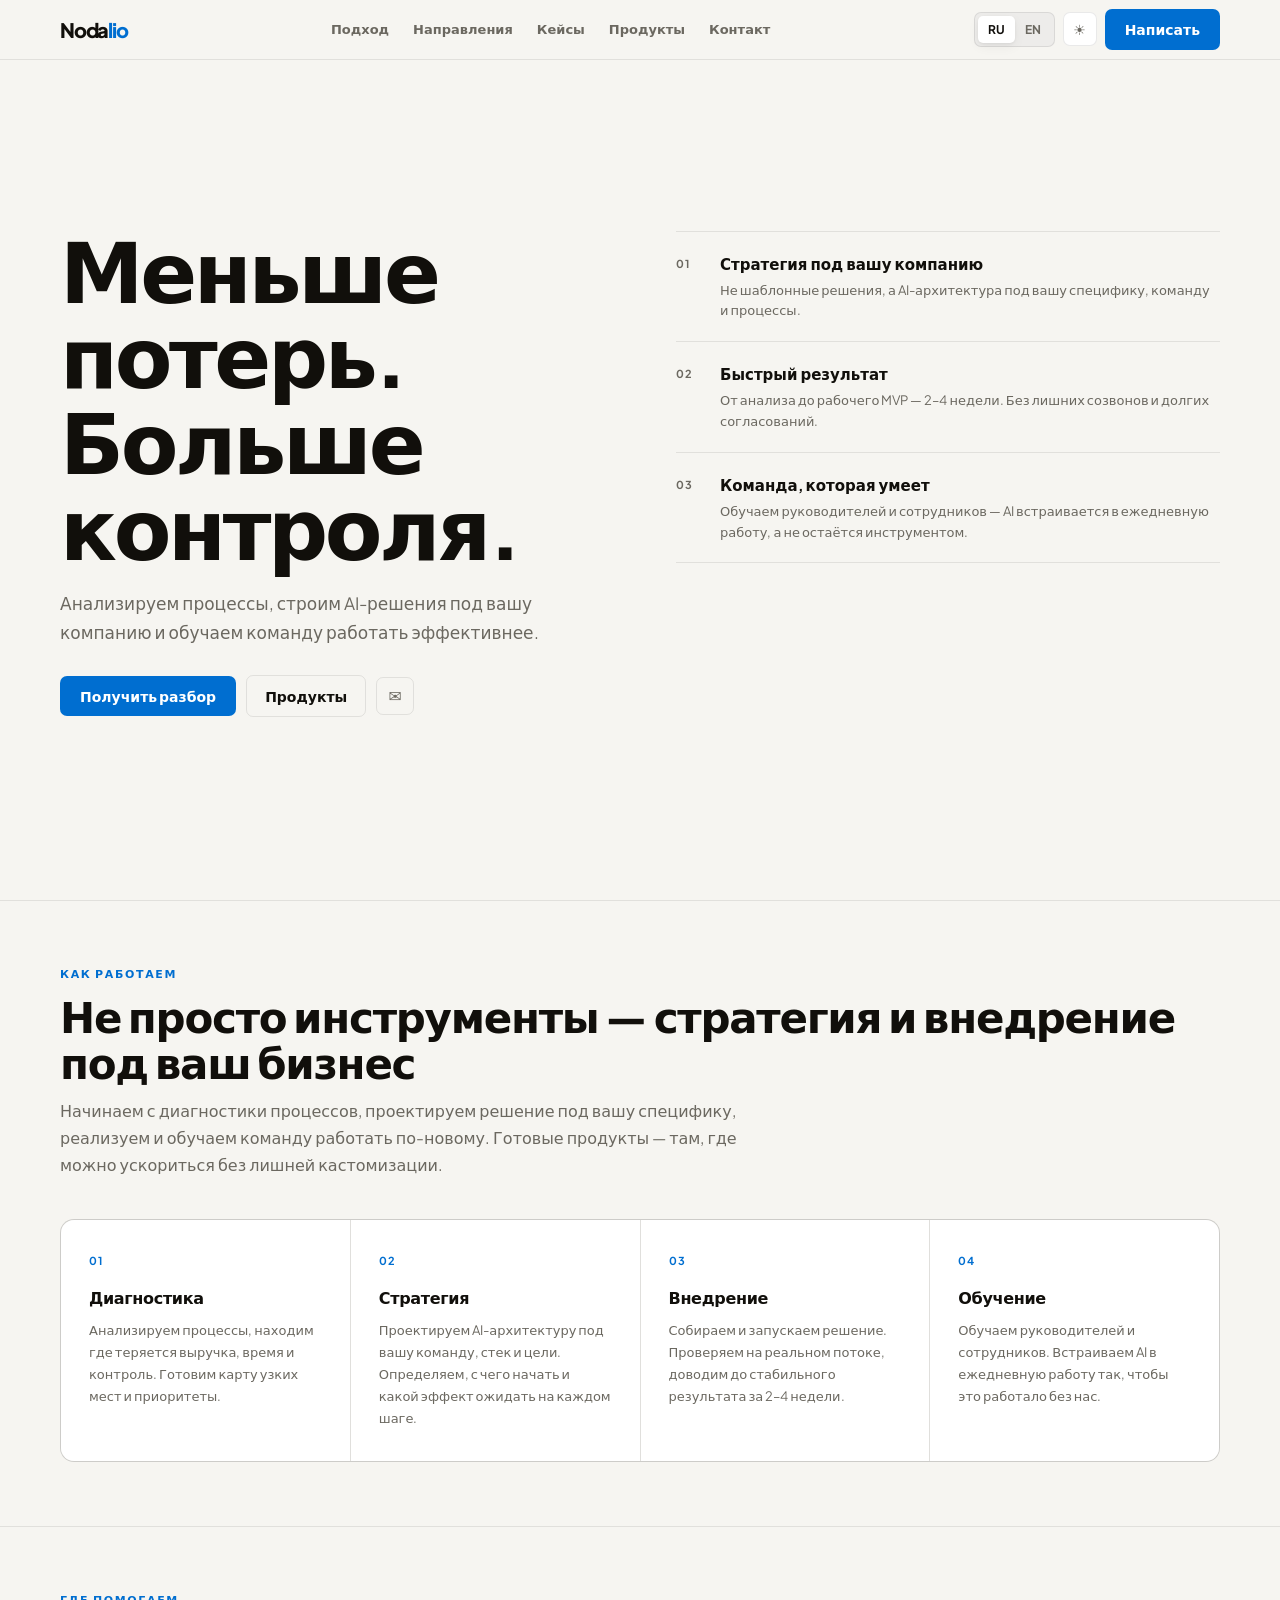
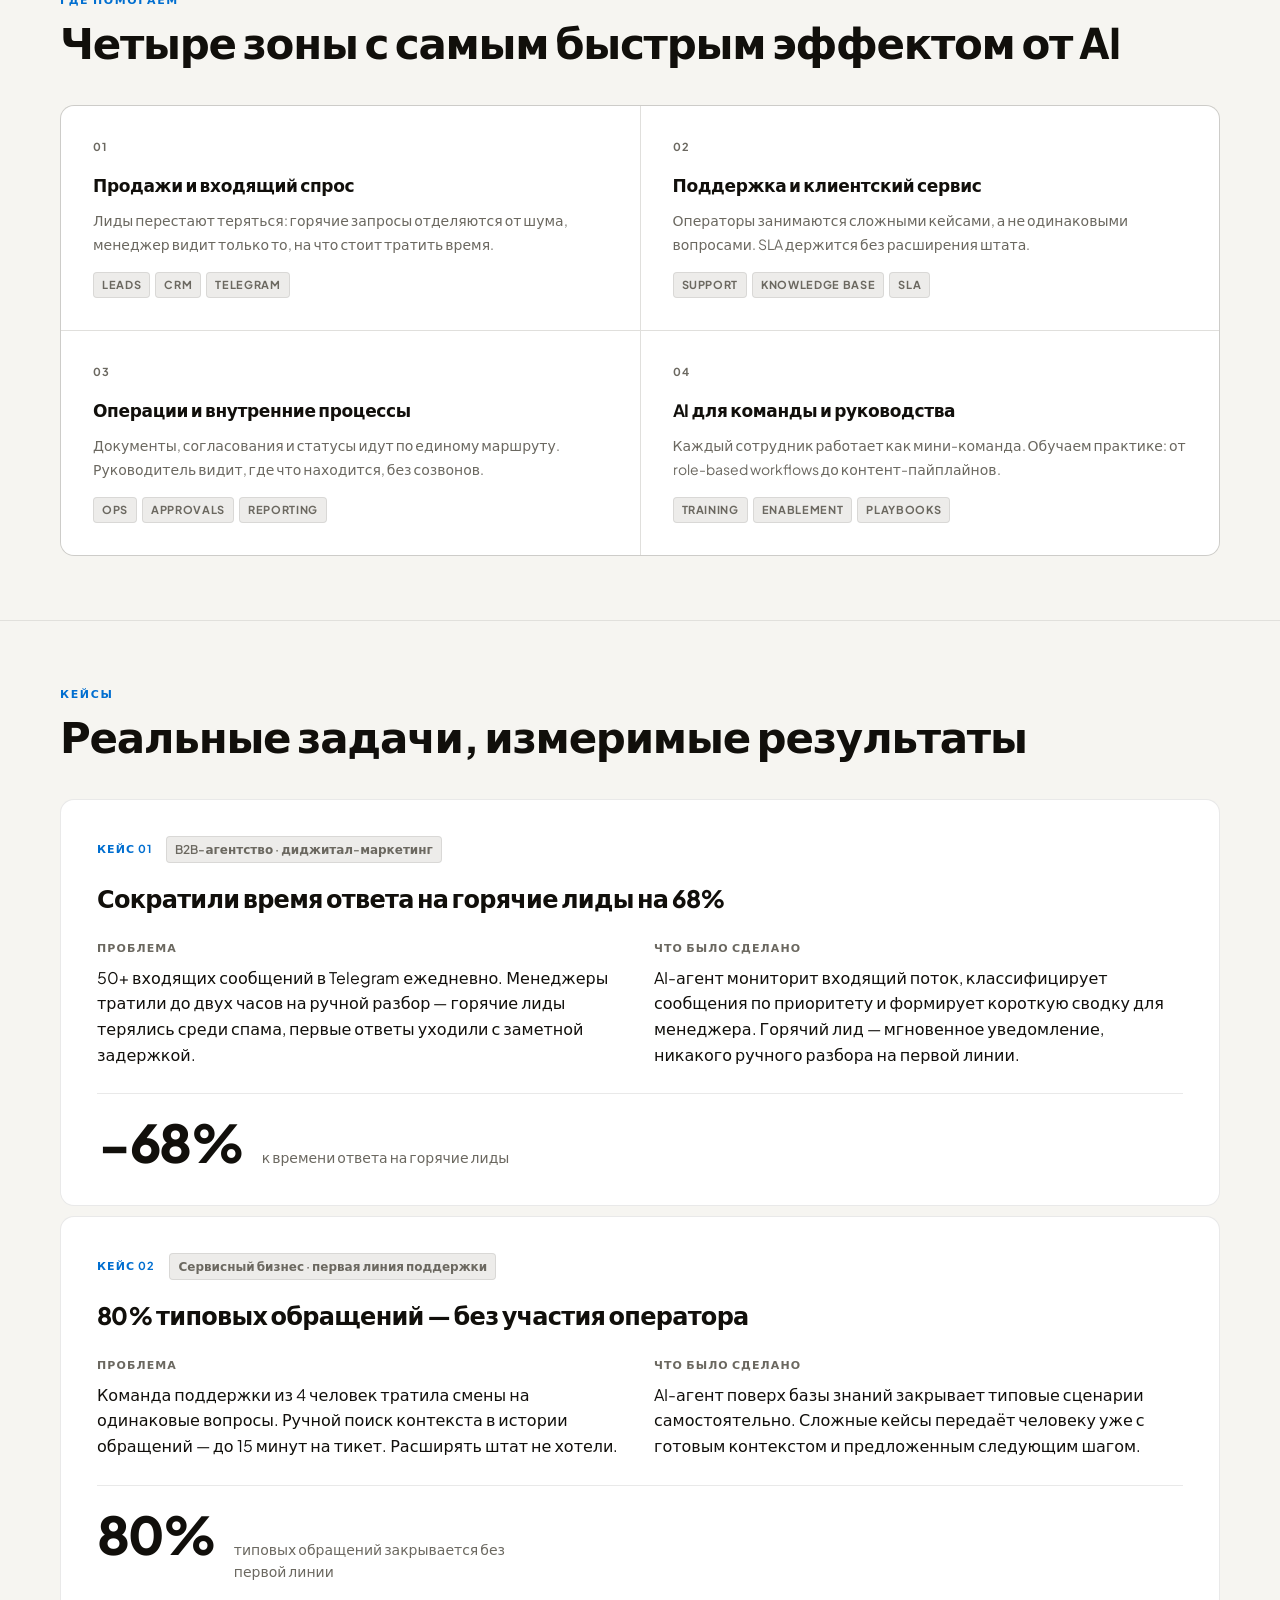
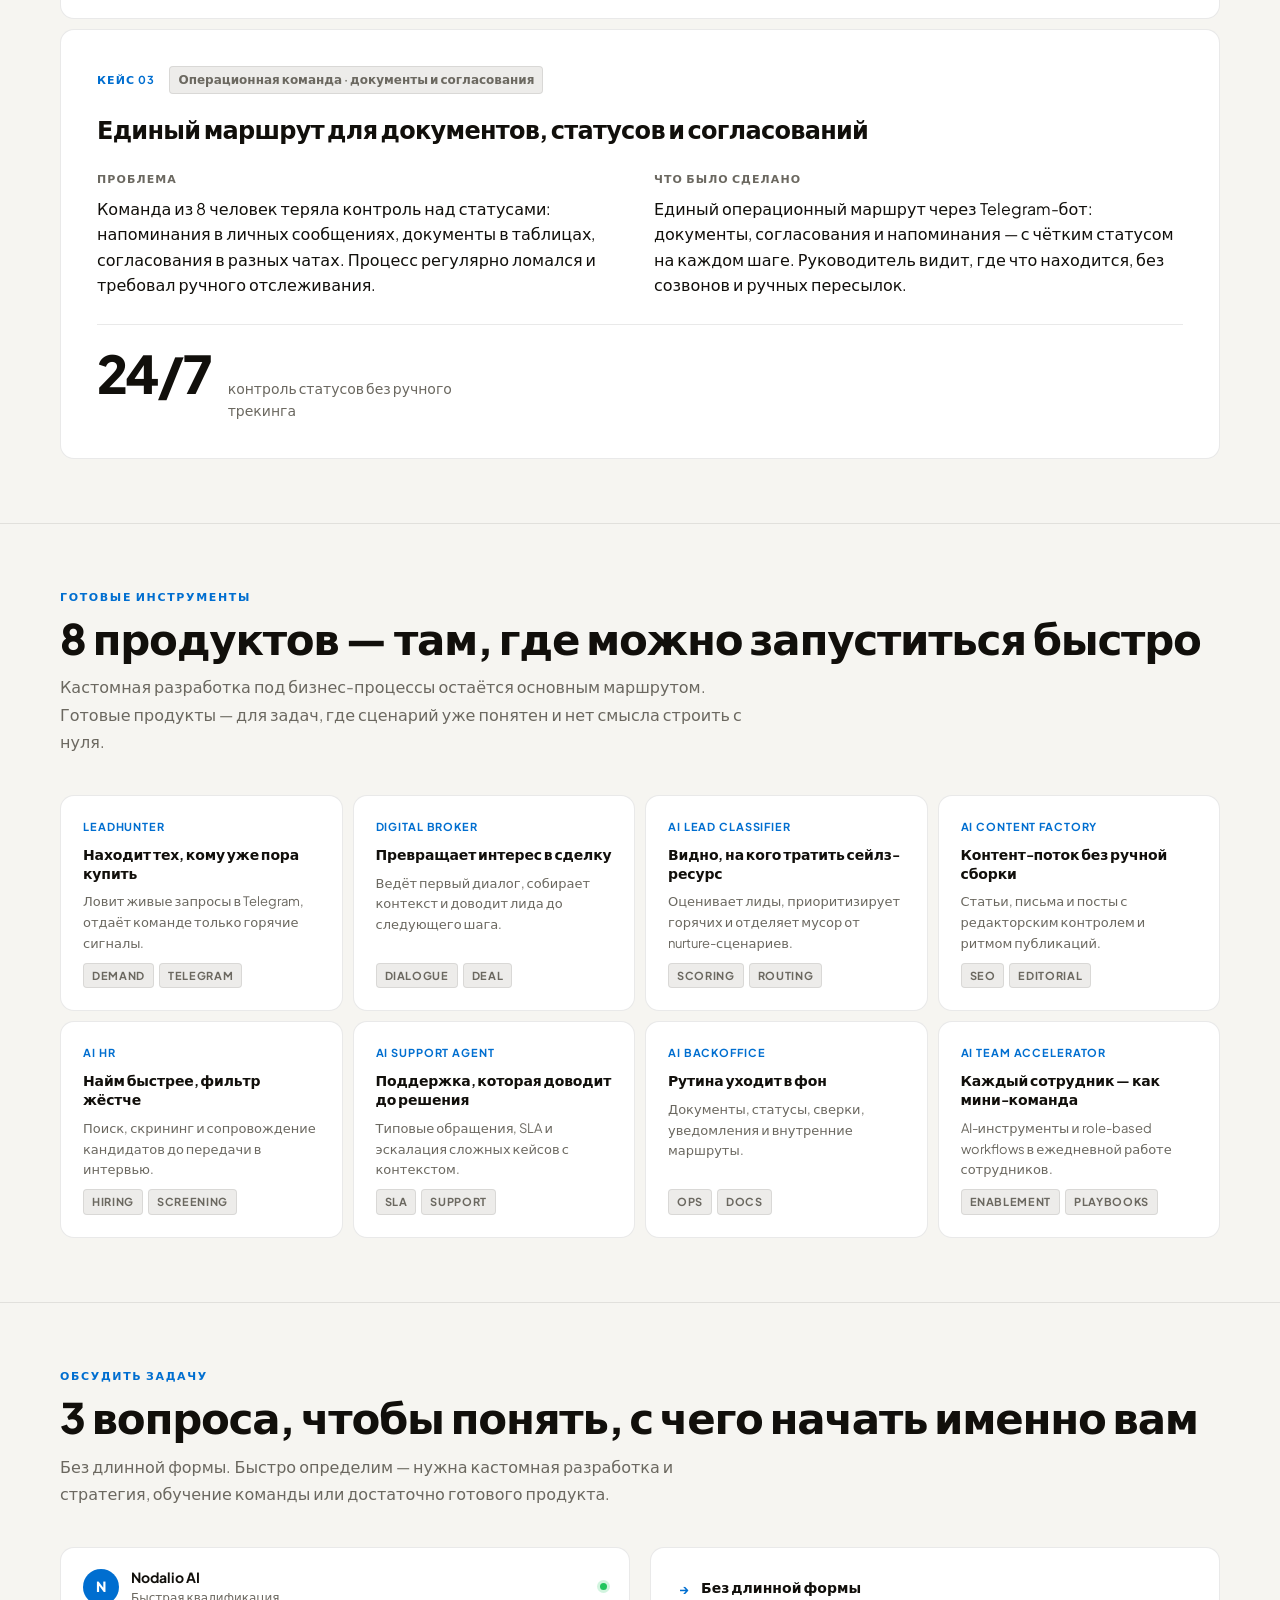
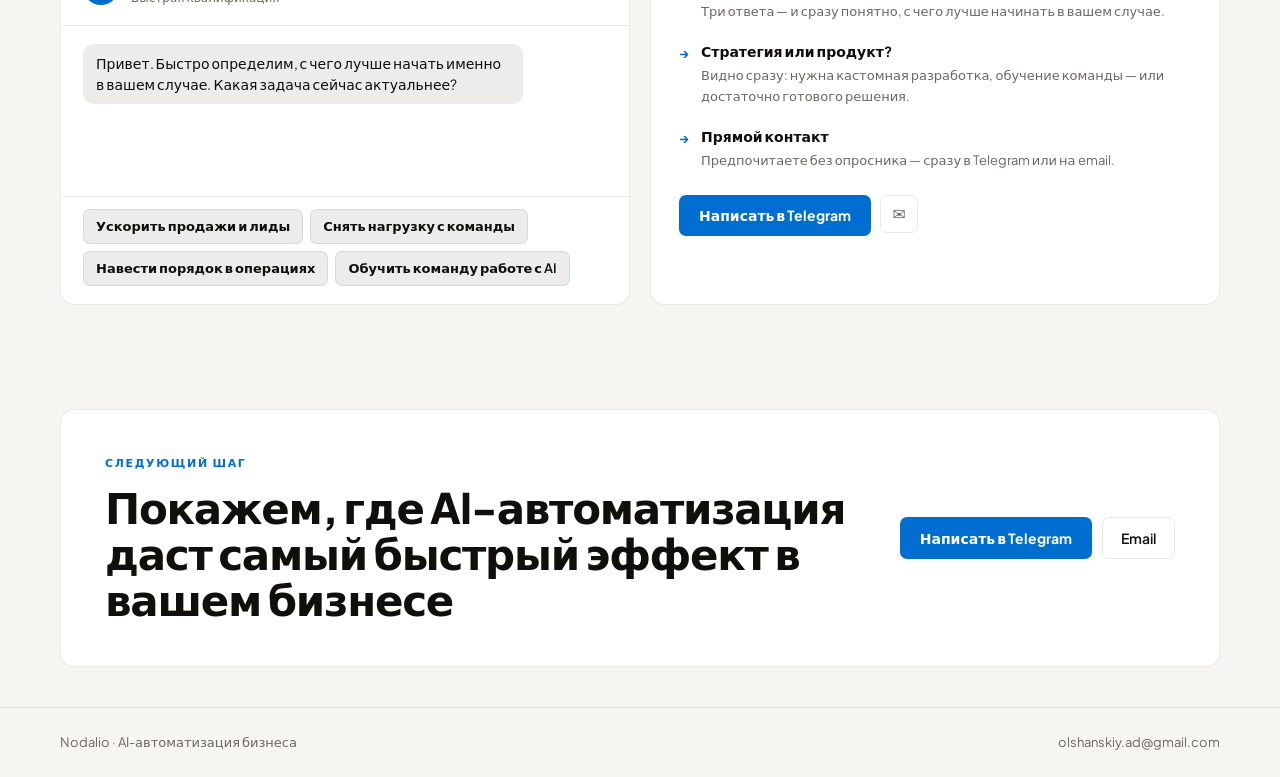
<file: index.html>
<!doctype html>
<html lang="ru" data-lang="ru" data-theme="light">
<head>
  <meta charset="utf-8">
  <meta name="viewport" content="width=device-width, initial-scale=1">
  <title>Nodalio · AI Automation</title>
  <meta name="description" content="Nodalio — анализируем бизнес-процессы, проектируем AI-стратегию и обучаем команду работать по-новому.">
  <link rel="preconnect" href="https://fonts.googleapis.com">
  <link href="https://fonts.googleapis.com/css2?family=Plus+Jakarta+Sans:ital,wght@0,400;0,500;0,600;0,700;0,800;1,400&display=swap" rel="stylesheet">
  <style>
  :root {
    --bg:       #f6f5f1;
    --bg2:      #edecea;
    --card:     #ffffff;
    --text:     #110f0b;
    --muted:    #6b6860;
    --border:   rgba(17,15,11,.09);
    --accent:   oklch(0.54 0.175 253);
    --accent-h: oklch(0.48 0.175 253);
    --accent-s: oklch(0.97 0.022 253);
    --sh-s: 0 1px 3px rgba(17,15,11,.06),0 4px 12px rgba(17,15,11,.05);
    --sh-m: 0 2px 8px rgba(17,15,11,.06),0 10px 36px rgba(17,15,11,.08);
    --r:        14px;
    --cont:     1160px;
    --nav:      60px;
    --tr:       color .2s,background .2s,border-color .2s,opacity .2s,box-shadow .2s;
  }
  [data-theme="dark"] {
    --bg:       #0d0c0a;
    --bg2:      #161411;
    --card:     #1a1815;
    --text:     #edece5;
    --muted:    #8a8780;
    --border:   rgba(237,236,229,.08);
    --accent:   oklch(0.65 0.17 253);
    --accent-h: oklch(0.72 0.17 253);
    --accent-s: oklch(0.20 0.04 253);
    --sh-s: 0 1px 4px rgba(0,0,0,.22),0 4px 16px rgba(0,0,0,.18);
    --sh-m: 0 2px 8px rgba(0,0,0,.28),0 10px 40px rgba(0,0,0,.30);
  }
  [data-accent="green"]                   { --accent:oklch(0.54 0.17 150);--accent-h:oklch(0.48 0.17 150);--accent-s:oklch(0.97 0.022 150); }
  [data-theme="dark"][data-accent="green"]{ --accent:oklch(0.65 0.17 150);--accent-h:oklch(0.72 0.17 150);--accent-s:oklch(0.20 0.04 150); }
  [data-accent="amber"]                   { --accent:oklch(0.57 0.15 58); --accent-h:oklch(0.50 0.15 58); --accent-s:oklch(0.97 0.022 58);  }
  [data-theme="dark"][data-accent="amber"]{ --accent:oklch(0.72 0.15 58); --accent-h:oklch(0.78 0.15 58); --accent-s:oklch(0.22 0.04 58);   }

  *,*::before,*::after{box-sizing:border-box;margin:0;padding:0}
  html{scroll-behavior:smooth}
  body{font-family:'Plus Jakarta Sans',system-ui,sans-serif;font-size:16px;line-height:1.6;color:var(--text);background:var(--bg);transition:background .35s,color .35s;overflow-x:hidden}
  a{color:inherit;text-decoration:none}
  img,svg{display:block;max-width:100%}
  button{font:inherit;cursor:pointer}
  [hidden]{display:none!important}
  section[id]{scroll-margin-top:calc(var(--nav) + 12px)}

  /* lang */
  [data-lang="ru"] [data-en]{display:none}
  [data-lang="en"] [data-ru]{display:none}

  /* type */
  .t-label{font-size:11px;font-weight:700;letter-spacing:.15em;text-transform:uppercase;color:var(--accent)}
  .t-h1{font-size:clamp(40px,7vw,84px);font-weight:800;line-height:1.02;letter-spacing:-.04em}
  .t-h2{font-size:clamp(24px,3.6vw,42px);font-weight:800;line-height:1.1;letter-spacing:-.03em}
  .accent-word{color:var(--accent)}

  /* layout */
  .container{width:min(var(--cont),calc(100% - 48px));margin:0 auto}
  .section{padding:64px 0}
  .section-sm{padding:40px 0}
  hr.div{border:none;border-top:1px solid var(--border)}
  .section-head{margin-bottom:40px}
  .section-head .t-label{display:block;margin-bottom:10px}
  .section-head .t-h2{margin-bottom:12px}
  .section-head p{font-size:16px;color:var(--muted);max-width:58ch;line-height:1.7}

  /* nav */
  .nav{position:fixed;top:0;left:0;right:0;z-index:100;height:var(--nav);background:color-mix(in oklab,var(--bg) 86%,transparent);backdrop-filter:blur(20px) saturate(1.5);border-bottom:1px solid var(--border);transition:background .35s,border-color .35s}
  .nav-inner{height:100%;display:flex;align-items:center;justify-content:space-between;gap:20px}
  .brand{font-size:20px;font-weight:800;letter-spacing:-.06em;color:var(--text)}
  .brand span{color:var(--accent)}
  .top-rail{display:flex;align-items:center;gap:2px}
  .top-rail a{font-size:13px;font-weight:600;color:var(--muted);padding:5px 11px;border-radius:7px;transition:var(--tr)}
  .top-rail a:hover{color:var(--text);background:var(--bg2)}
  .nav-right{display:flex;align-items:center;gap:8px}
  .theme-btn{width:34px;height:34px;border-radius:7px;border:1px solid var(--border);background:var(--card);color:var(--muted);display:flex;align-items:center;justify-content:center;font-size:14px;transition:var(--tr)}
  .theme-btn:hover{color:var(--text);box-shadow:var(--sh-s)}
  .theme-icon-dark{display:none}
  [data-theme="dark"] .theme-icon-light{display:none}
  [data-theme="dark"] .theme-icon-dark{display:block}
  .lang{display:inline-flex;padding:3px;border-radius:7px;background:var(--bg2);border:1px solid var(--border)}
  .lang button{border:none;background:transparent;color:var(--muted);font-size:12px;font-weight:700;padding:4px 10px;border-radius:5px;transition:var(--tr)}
  .lang button.active{background:var(--card);color:var(--text);box-shadow:var(--sh-s)}

  /* buttons */
  .cta{display:inline-flex;align-items:center;gap:8px;padding:9px 20px;border-radius:7px;background:var(--accent);color:#fff;font-size:14px;font-weight:700;border:none;transition:background .2s,transform .2s,box-shadow .2s;white-space:nowrap}
  .cta:hover{background:var(--accent-h);transform:translateY(-1px);box-shadow:0 6px 20px color-mix(in oklab,var(--accent) 28%,transparent)}
  .ghost{display:inline-flex;align-items:center;gap:8px;padding:9px 18px;border-radius:7px;border:1.5px solid var(--border);color:var(--text);font-size:14px;font-weight:600;transition:var(--tr)}
  .ghost:hover{border-color:var(--accent);color:var(--accent)}
  .mail-cta{display:inline-flex;align-items:center;justify-content:center;width:38px;height:38px;border-radius:7px;border:1.5px solid var(--border);color:var(--muted);transition:var(--tr)}
  .mail-cta:hover{border-color:var(--accent);color:var(--accent)}

  /* ── HERO ── */
  .hero{padding-top:var(--nav);min-height:100svh;display:flex;flex-direction:column;justify-content:center}

  /* hero A */
  .hero-a{padding:56px 0 72px}
  .hero-a-eyebrow{display:flex;align-items:center;gap:14px;margin-bottom:28px}
  .hero-a-eyebrow::after{content:'';width:36px;height:1px;background:var(--border)}
  .hero-a .t-h1{max-width:13ch;margin-bottom:22px}
  .hero-sub{font-size:17px;color:var(--muted);max-width:52ch;margin-bottom:30px;line-height:1.7}
  .hero-actions{display:flex;align-items:center;gap:10px;flex-wrap:wrap}
  .hero-a-stats{margin-top:52px;padding-top:32px;border-top:1px solid var(--border);display:grid;grid-template-columns:repeat(3,1fr);gap:32px}
  .stat-num{font-size:clamp(28px,4vw,48px);font-weight:800;letter-spacing:-.04em;line-height:1;margin-bottom:6px}
  .stat-label{font-size:13px;color:var(--muted);line-height:1.5}

  /* hero B */
  .hero-b{padding:56px 0 72px}
  .hero-b-grid{display:grid;grid-template-columns:1fr 1fr;gap:72px;align-items:start}
  .hero-b .t-h1{margin-bottom:20px}
  .hero-b .hero-sub{margin-bottom:28px}
  .outcome-list{padding-top:4px}
  .outcome-item{display:grid;grid-template-columns:28px 1fr;gap:16px;align-items:start;padding:20px 0;border-bottom:1px solid var(--border)}
  .outcome-item:first-child{border-top:1px solid var(--border)}
  .outcome-num{font-size:11px;font-weight:700;color:var(--muted);letter-spacing:.06em;padding-top:3px}
  .outcome-content strong{display:block;font-size:15px;font-weight:700;margin-bottom:4px}
  .outcome-content p{font-size:13px;color:var(--muted);line-height:1.6}

  /* hero C */
  .hero-c{padding:56px 0 72px;text-align:center;display:flex;flex-direction:column;align-items:center}
  .hero-c .t-label{margin-bottom:20px}
  .hero-c .t-h1{max-width:14ch;margin:0 auto 20px}
  .hero-c .hero-sub{text-align:center;margin:0 auto 30px}
  .hero-c .hero-actions{justify-content:center}

  /* ── APPROACH ── */
  .approach-grid{display:grid;grid-template-columns:repeat(4,1fr);gap:1px;border:1px solid var(--border);border-radius:var(--r);overflow:hidden;background:var(--border)}
  .approach-step{padding:32px 28px;background:var(--card);transition:background .2s}
  .approach-step:hover{background:color-mix(in oklab,var(--card) 93%,var(--accent))}
  .approach-num{font-size:11px;font-weight:700;letter-spacing:.1em;color:var(--accent);display:block;margin-bottom:16px}
  .approach-step h3{font-size:16px;font-weight:700;letter-spacing:-.02em;margin-bottom:8px}
  .approach-step p{font-size:13px;color:var(--muted);line-height:1.7}

  /* ── CAPABILITIES ── */
  .impl-grid{display:grid;grid-template-columns:repeat(2,1fr);gap:1px;border:1px solid var(--border);border-radius:var(--r);overflow:hidden;background:var(--border)}
  .impl-card{padding:32px;background:var(--card);transition:background .2s}
  .impl-card:hover{background:color-mix(in oklab,var(--card) 93%,var(--accent))}
  .impl-card-num{font-size:11px;font-weight:700;letter-spacing:.1em;color:var(--muted);display:block;margin-bottom:16px}
  .impl-card h3{font-size:17px;font-weight:700;letter-spacing:-.02em;margin-bottom:10px}
  .impl-card p{font-size:14px;color:var(--muted);line-height:1.7;margin-bottom:16px}
  .tag-row{display:flex;gap:5px;flex-wrap:wrap}
  .tag{font-size:11px;font-weight:700;letter-spacing:.06em;text-transform:uppercase;padding:3px 8px;border-radius:4px;background:var(--bg2);color:var(--muted);border:1px solid var(--border)}

  /* ── CASES ── */
  .cases-stack{display:flex;flex-direction:column;gap:10px}
  .case-card{background:var(--card);border:1px solid var(--border);border-radius:var(--r);padding:36px;transition:box-shadow .2s}
  .case-card:hover{box-shadow:var(--sh-m)}
  .case-meta{display:flex;align-items:center;gap:14px;margin-bottom:16px;flex-wrap:wrap}
  .case-num-badge{font-size:11px;font-weight:700;letter-spacing:.1em;text-transform:uppercase;color:var(--accent)}
  .case-industry{font-size:12px;font-weight:600;color:var(--muted);padding:3px 8px;background:var(--bg2);border-radius:4px;border:1px solid var(--border)}
  .case-card h3{font-size:clamp(17px,2.2vw,24px);font-weight:800;letter-spacing:-.03em;margin-bottom:22px}
  .case-cols{display:grid;grid-template-columns:1fr 1fr;gap:28px;margin-bottom:26px}
  .case-col-label{font-size:11px;font-weight:700;letter-spacing:.1em;text-transform:uppercase;color:var(--muted);margin-bottom:8px}
  .case-col p{font-size:14px;color:var(--muted);line-height:1.75}
  .case-metric-row{display:flex;align-items:baseline;gap:18px;padding-top:22px;border-top:1px solid var(--border)}
  .case-metric{font-size:clamp(32px,5vw,52px);font-weight:800;letter-spacing:-.04em;line-height:1}
  .case-metric-note{font-size:14px;color:var(--muted);max-width:28ch}

  /* ── PRODUCTS ── */
  .products-grid{display:grid;grid-template-columns:repeat(4,1fr);gap:10px}
  .product-card{display:flex;flex-direction:column;gap:9px;background:var(--card);border:1px solid var(--border);border-radius:var(--r);padding:22px;transition:border-color .2s,box-shadow .2s,transform .2s}
  .product-card:hover{border-color:var(--accent);box-shadow:var(--sh-m);transform:translateY(-2px)}
  .product-eyebrow{font-size:11px;font-weight:700;letter-spacing:.08em;text-transform:uppercase;color:var(--accent)}
  .product-card h3{font-size:14px;font-weight:700;letter-spacing:-.01em;line-height:1.35}
  .product-card p{font-size:13px;color:var(--muted);line-height:1.6;flex:1}
  .product-card .tag-row{margin-top:auto}

  /* ── CHAT ── */
  .chat-grid{display:grid;grid-template-columns:1fr 1fr;gap:20px}
  .panel{background:var(--card);border:1px solid var(--border);border-radius:var(--r)}
  .chat-shell{display:flex;flex-direction:column;overflow:hidden}
  .chat-head{padding:18px 22px;border-bottom:1px solid var(--border);display:flex;align-items:center;gap:12px}
  .avatar{width:36px;height:36px;border-radius:50%;background:var(--accent);color:#fff;display:flex;align-items:center;justify-content:center;font-weight:800;font-size:14px;flex-shrink:0}
  .chat-head h3{font-size:14px;font-weight:700}
  .chat-head p{font-size:12px;color:var(--muted)}
  .online{width:7px;height:7px;border-radius:50%;background:#22c55e;margin-left:auto;box-shadow:0 0 0 3px color-mix(in oklab,#22c55e 20%,transparent)}
  .chat-body{flex:1;padding:18px 22px;display:flex;flex-direction:column;gap:9px;min-height:170px;max-height:280px;overflow-y:auto}
  .msg{max-width:84%;padding:9px 13px;border-radius:10px;font-size:14px;line-height:1.5}
  .msg.bot{background:var(--bg2);color:var(--text);align-self:flex-start}
  .msg.user{background:var(--accent);color:#fff;align-self:flex-end}
  .chat-actions{padding:12px 22px 18px;border-top:1px solid var(--border);display:flex;flex-wrap:wrap;gap:7px}
  .opt{background:var(--bg2);border:1px solid var(--border);color:var(--text);font-size:13px;font-weight:600;padding:6px 12px;border-radius:7px;transition:var(--tr)}
  .opt:hover{background:var(--accent-s);border-color:var(--accent);color:var(--accent)}
  .chat-finish{font-size:13px;color:var(--muted);font-style:italic}
  .typing{display:flex;gap:4px;align-items:center;padding:4px 0}
  .typing span{width:5px;height:5px;border-radius:50%;background:var(--muted);opacity:.5;animation:td 1.2s infinite ease-in-out}
  .typing span:nth-child(2){animation-delay:.2s}
  .typing span:nth-child(3){animation-delay:.4s}
  @keyframes td{0%,80%,100%{transform:scale(.75);opacity:.35}40%{transform:scale(1.1);opacity:1}}
  .chat-aside{padding:28px;display:flex;flex-direction:column;gap:24px}
  .contact-stack{display:flex;flex-direction:column;gap:18px}
  .contact-benefit{display:flex;gap:12px;align-items:flex-start}
  .benefit-icon{font-size:13px;color:var(--accent);font-weight:700;flex-shrink:0;margin-top:3px}
  .contact-benefit strong{display:block;font-size:14px;font-weight:700;margin-bottom:3px}
  .contact-benefit p{font-size:13px;color:var(--muted);line-height:1.6}
  .chat-contact-links{display:flex;gap:9px;flex-wrap:wrap}

  /* ── CONTACT BAND ── */
  .contact-band{background:var(--card);border:1px solid var(--border);border-radius:var(--r);padding:44px;display:flex;align-items:center;justify-content:space-between;gap:36px}
  .contact-band .t-label{display:block;margin-bottom:12px}
  .contact-band .t-h2{max-width:34ch}
  .contact-band-ctas{display:flex;gap:10px;flex-wrap:wrap;flex-shrink:0}

  /* ── FOOTER ── */
  .footer{border-top:1px solid var(--border);padding:24px 0}
  .footer-inner{display:flex;align-items:center;justify-content:space-between;gap:20px}
  .footer-inner small{font-size:13px;color:var(--muted)}

  /* ── FLOAT ── */
  .float-chat{position:fixed;bottom:22px;right:22px;z-index:90;display:inline-flex;align-items:center;gap:7px;background:var(--accent);color:#fff;border:none;border-radius:7px;padding:10px 18px;font-size:14px;font-weight:700;box-shadow:0 4px 20px color-mix(in oklab,var(--accent) 32%,transparent);transition:transform .2s,background .2s}
  .float-chat:hover{transform:translateY(-2px);background:var(--accent-h)}
  .float-chat-panel{position:fixed;bottom:68px;right:22px;z-index:89;min-width:210px;overflow:hidden}
  .float-chat-panel a{display:block;padding:11px 16px;font-size:14px;font-weight:600;transition:background .15s}
  .float-chat-panel a:hover{background:var(--bg2)}

  /* ── AOS ── */
  [data-aos]{opacity:0;transform:translateY(14px);transition:opacity .5s ease,transform .5s ease}
  [data-aos].aos-in{opacity:1;transform:none}

  /* ── TWEAKS ── */
  .tweaks-panel{position:fixed;bottom:22px;left:22px;z-index:200;background:var(--card);border:1px solid var(--border);border-radius:var(--r);box-shadow:var(--sh-m);padding:18px 20px;min-width:224px;display:none}
  .tweaks-panel.active{display:block}
  .tweaks-title{font-size:11px;font-weight:700;letter-spacing:.1em;text-transform:uppercase;color:var(--muted);margin-bottom:14px}
  .tweak-group{margin-bottom:12px}
  .tweak-label{font-size:12px;font-weight:600;color:var(--muted);display:block;margin-bottom:7px}
  .tweak-options{display:flex;gap:5px;flex-wrap:wrap}
  .tweak-opt{padding:4px 10px;border-radius:5px;font-size:12px;font-weight:600;border:1.5px solid var(--border);background:transparent;color:var(--muted);cursor:pointer;transition:var(--tr)}
  .tweak-opt.selected{border-color:var(--accent);color:var(--accent);background:var(--accent-s)}

  /* ── RESPONSIVE ── */
  @media(max-width:960px){
    .top-rail{display:none}
    .hero-b-grid{grid-template-columns:1fr;gap:40px}
    .impl-grid{grid-template-columns:1fr}
    .approach-grid{grid-template-columns:repeat(2,1fr)}
    .case-cols{grid-template-columns:1fr;gap:20px}
    .products-grid{grid-template-columns:repeat(2,1fr)}
    .chat-grid{grid-template-columns:1fr}
    .contact-band{flex-direction:column;align-items:flex-start}
    .hero-a-stats{grid-template-columns:repeat(2,1fr)}
  }
  @media(max-width:560px){
    .container{width:calc(100% - 28px)}
    .products-grid{grid-template-columns:1fr}
    .approach-grid{grid-template-columns:1fr}
    .hero-a-stats{grid-template-columns:1fr}
    .case-card{padding:22px}
    .contact-band{padding:24px}
  }
  </style>
</head>
<body>

<!-- NAV -->
<header class="nav">
  <div class="container nav-inner">
    <a class="brand" href="#hero">Noda<span>lio</span></a>
    <nav class="top-rail">
      <a href="#approach"><span data-ru>Подход</span><span data-en>Approach</span></a>
      <a href="#implement"><span data-ru>Направления</span><span data-en>Capabilities</span></a>
      <a href="#cases"><span data-ru>Кейсы</span><span data-en>Cases</span></a>
      <a href="#products"><span data-ru>Продукты</span><span data-en>Products</span></a>
      <a href="#chat"><span data-ru>Контакт</span><span data-en>Contact</span></a>
    </nav>
    <div class="nav-right">
      <div class="lang">
        <button type="button" class="active" data-lang-btn="ru" onclick="setLang('ru')">RU</button>
        <button type="button" data-lang-btn="en" onclick="setLang('en')">EN</button>
      </div>
      <button class="theme-btn" id="themeToggle" title="Toggle theme">
        <span class="theme-icon-light">☀</span>
        <span class="theme-icon-dark">☽</span>
      </button>
      <a class="cta" href="https://t.me/olshanskiy_ad" target="_blank" rel="noreferrer">
        <span data-ru>Написать</span><span data-en>Contact</span>
      </a>
    </div>
  </div>
</header>

<main>

<!-- ── HERO ── -->
<section class="hero" id="hero">

  <!-- A: Full typographic -->
  <div class="hero-variant hero-a" id="hero-a" hidden>
    <div class="container">
      <div class="hero-a-eyebrow">
        <span class="t-label"><span data-ru>AI-автоматизация бизнес-процессов</span><span data-en>AI automation for business operations</span></span>
      </div>
      <h1 class="t-h1">
        <span data-ru>Убираем<br>потери в<br>продажах,<br>поддержке<br>и операциях.</span>
        <span data-en>We eliminate<br>losses in<br>sales,<br>support<br>and operations.</span>
      </h1>
      <p class="hero-sub" style="margin-top:24px">
        <span data-ru>Анализируем, где уходят лиды, время и контроль. Строим AI-систему под вашу компанию и обучаем команду работать по-новому.</span>
        <span data-en>We find where leads, time, and control are leaking. Build an AI system tailored to your company and train the team to work differently.</span>
      </p>
      <div class="hero-actions">
        <a class="cta" href="#chat"><span data-ru>Обсудить задачу</span><span data-en>Discuss your challenge</span></a>
        <a class="ghost" href="#approach"><span data-ru>Как работаем</span><span data-en>How we work</span></a>
        <a class="mail-cta" href="mailto:olshanskiy.ad@gmail.com" title="olshanskiy.ad@gmail.com">✉</a>
      </div>
      <div class="hero-a-stats">
        <div><div class="stat-num">−68%</div><div class="stat-label"><span data-ru>к времени ответа на горячие лиды</span><span data-en>reduction in hot lead response time</span></div></div>
        <div><div class="stat-num">80%</div><div class="stat-label"><span data-ru>типовых обращений без оператора</span><span data-en>of recurring requests handled automatically</span></div></div>
        <div><div class="stat-num">2–4<span style="font-size:.45em;letter-spacing:0"> <span data-ru>нед</span><span data-en>wks</span></span></div><div class="stat-label"><span data-ru>до рабочего MVP</span><span data-en>to a working MVP</span></div></div>
      </div>
    </div>
  </div>

  <!-- B: Split -->
  <div class="hero-variant hero-b" id="hero-b" hidden>
    <div class="container">
      <div class="hero-b-grid">
        <div>
          <h1 class="t-h1">
            <span data-ru>Меньше потерь.<br>Больше контроля.</span>
            <span data-en>Less losses.<br>More control.</span>
          </h1>
          <p class="hero-sub" style="margin-top:20px">
            <span data-ru>Анализируем процессы, строим AI-решения под вашу компанию и обучаем команду работать эффективнее.</span>
            <span data-en>We analyse processes, build AI solutions tailored to your company, and train the team to work more effectively.</span>
          </p>
          <div class="hero-actions">
            <a class="cta" href="#chat"><span data-ru>Получить разбор</span><span data-en>Get a quick review</span></a>
            <a class="ghost" href="#products"><span data-ru>Продукты</span><span data-en>Products</span></a>
            <a class="mail-cta" href="mailto:olshanskiy.ad@gmail.com" title="olshanskiy.ad@gmail.com">✉</a>
          </div>
        </div>
        <div class="outcome-list">
          <div class="outcome-item"><span class="outcome-num">01</span><div class="outcome-content"><strong><span data-ru>Стратегия под вашу компанию</span><span data-en>Strategy tailored to you</span></strong><p><span data-ru>Не шаблонные решения, а AI-архитектура под вашу специфику, команду и процессы.</span><span data-en>Not templates — AI architecture built around your specifics, team, and processes.</span></p></div></div>
          <div class="outcome-item"><span class="outcome-num">02</span><div class="outcome-content"><strong><span data-ru>Быстрый результат</span><span data-en>Fast results</span></strong><p><span data-ru>От анализа до рабочего MVP — 2–4 недели. Без лишних созвонов и долгих согласований.</span><span data-en>From analysis to a working MVP in 2–4 weeks. No unnecessary calls or slow approvals.</span></p></div></div>
          <div class="outcome-item"><span class="outcome-num">03</span><div class="outcome-content"><strong><span data-ru>Команда, которая умеет</span><span data-en>A team that knows how</span></strong><p><span data-ru>Обучаем руководителей и сотрудников — AI встраивается в ежедневную работу, а не остаётся инструментом.</span><span data-en>We train leaders and staff so AI becomes part of daily work, not just another tool.</span></p></div></div>
        </div>
      </div>
    </div>
  </div>

  <!-- C: Centered minimal (default) -->
  <div class="hero-variant hero-c" id="hero-c">
    <div class="container">
      <h1 class="t-h1" style="margin:18px auto 18px;max-width:16ch">
        <span data-ru>Меньше ручного.<br>Больше <span class="accent-word">результата.</span></span>
        <span data-en>Less manual work.<br>More <span class="accent-word">results.</span></span>
      </h1>
      <p class="hero-sub">
        <span data-ru>Строим AI-системы, которые убирают перегруз и ускоряют команды — от продаж до операций.</span>
        <span data-en>We build AI systems that remove overload and accelerate teams — from sales to operations.</span>
      </p>
      <div class="hero-actions">
        <a class="cta" href="#chat"><span data-ru>Получить разбор</span><span data-en>Get a quick review</span></a>
        <a class="ghost" href="#products"><span data-ru>Продукты</span><span data-en>Products</span></a>
        <a class="mail-cta" href="mailto:olshanskiy.ad@gmail.com" title="olshanskiy.ad@gmail.com">✉</a>
      </div>
    </div>
  </div>

</section>

<hr class="div">

<!-- ── APPROACH (main service) ── -->
<section class="section" id="approach">
  <div class="container">
    <div class="section-head" data-aos>
      <span class="t-label"><span data-ru>Как работаем</span><span data-en>How we work</span></span>
      <h2 class="t-h2"><span data-ru>Не просто инструменты — стратегия и внедрение под ваш бизнес</span><span data-en>Not just tools — strategy and implementation tailored to your business</span></h2>
      <p><span data-ru>Начинаем с диагностики процессов, проектируем решение под вашу специфику, реализуем и обучаем команду работать по-новому. Готовые продукты — там, где можно ускориться без лишней кастомизации.</span><span data-en>We start with process diagnostics, design a solution around your specifics, implement it, and train the team to operate differently. Off-the-shelf products are where you can accelerate without unnecessary customisation.</span></p>
    </div>
    <div class="approach-grid">
      <div class="approach-step" data-aos>
        <span class="approach-num">01</span>
        <h3><span data-ru>Диагностика</span><span data-en>Diagnostics</span></h3>
        <p><span data-ru>Анализируем процессы, находим где теряется выручка, время и контроль. Готовим карту узких мест и приоритеты.</span><span data-en>We analyse processes and find where revenue, time, and control are leaking. We map the bottlenecks and set priorities.</span></p>
      </div>
      <div class="approach-step" data-aos>
        <span class="approach-num">02</span>
        <h3><span data-ru>Стратегия</span><span data-en>Strategy</span></h3>
        <p><span data-ru>Проектируем AI-архитектуру под вашу команду, стек и цели. Определяем, с чего начать и какой эффект ожидать на каждом шаге.</span><span data-en>We design the AI architecture around your team, stack, and goals — and define what results to expect at each step.</span></p>
      </div>
      <div class="approach-step" data-aos>
        <span class="approach-num">03</span>
        <h3><span data-ru>Внедрение</span><span data-en>Implementation</span></h3>
        <p><span data-ru>Собираем и запускаем решение. Проверяем на реальном потоке, доводим до стабильного результата за 2–4 недели.</span><span data-en>We build and launch the solution. Validate it on real traffic and bring it to stable results in 2–4 weeks.</span></p>
      </div>
      <div class="approach-step" data-aos>
        <span class="approach-num">04</span>
        <h3><span data-ru>Обучение</span><span data-en>Training</span></h3>
        <p><span data-ru>Обучаем руководителей и сотрудников. Встраиваем AI в ежедневную работу так, чтобы это работало без нас.</span><span data-en>We train managers and staff. AI becomes part of daily operations — not a one-off project that fades.</span></p>
      </div>
    </div>
  </div>
</section>

<hr class="div">

<!-- ── CAPABILITIES ── -->
<section class="section" id="implement">
  <div class="container">
    <div class="section-head" data-aos>
      <span class="t-label"><span data-ru>Где помогаем</span><span data-en>Where we help</span></span>
      <h2 class="t-h2"><span data-ru>Четыре зоны с самым быстрым эффектом от AI</span><span data-en>Four zones where AI creates the fastest impact</span></h2>
    </div>
    <div class="impl-grid">
      <article class="impl-card" data-aos>
        <span class="impl-card-num">01</span>
        <h3><span data-ru>Продажи и входящий спрос</span><span data-en>Sales and inbound demand</span></h3>
        <p><span data-ru>Лиды перестают теряться: горячие запросы отделяются от шума, менеджер видит только то, на что стоит тратить время.</span><span data-en>Leads stop getting lost: hot requests are separated from noise, and the manager sees only what's worth their time.</span></p>
        <div class="tag-row"><span class="tag">Leads</span><span class="tag">CRM</span><span class="tag">Telegram</span></div>
      </article>
      <article class="impl-card" data-aos>
        <span class="impl-card-num">02</span>
        <h3><span data-ru>Поддержка и клиентский сервис</span><span data-en>Support and customer service</span></h3>
        <p><span data-ru>Операторы занимаются сложными кейсами, а не одинаковыми вопросами. SLA держится без расширения штата.</span><span data-en>Operators handle complex cases, not repetitive questions. SLA holds without adding headcount.</span></p>
        <div class="tag-row"><span class="tag">Support</span><span class="tag">Knowledge base</span><span class="tag">SLA</span></div>
      </article>
      <article class="impl-card" data-aos>
        <span class="impl-card-num">03</span>
        <h3><span data-ru>Операции и внутренние процессы</span><span data-en>Operations and internal workflows</span></h3>
        <p><span data-ru>Документы, согласования и статусы идут по единому маршруту. Руководитель видит, где что находится, без созвонов.</span><span data-en>Documents, approvals, and statuses move through one route. Leadership sees what's where — without calls.</span></p>
        <div class="tag-row"><span class="tag">Ops</span><span class="tag">Approvals</span><span class="tag">Reporting</span></div>
      </article>
      <article class="impl-card" data-aos>
        <span class="impl-card-num">04</span>
        <h3><span data-ru>AI для команды и руководства</span><span data-en>AI enablement for teams</span></h3>
        <p><span data-ru>Каждый сотрудник работает как мини-команда. Обучаем практике: от role-based workflows до контент-пайплайнов.</span><span data-en>Each employee operates like a mini-team. We train hands-on: from role-based workflows to content pipelines.</span></p>
        <div class="tag-row"><span class="tag">Training</span><span class="tag">Enablement</span><span class="tag">Playbooks</span></div>
      </article>
    </div>
  </div>
</section>

<hr class="div">

<!-- ── CASES ── -->
<section class="section" id="cases">
  <div class="container">
    <div class="section-head" data-aos>
      <span class="t-label"><span data-ru>Кейсы</span><span data-en>Cases</span></span>
      <h2 class="t-h2"><span data-ru>Реальные задачи, измеримые результаты</span><span data-en>Real problems, measurable results</span></h2>
    </div>
    <div class="cases-stack">

      <article class="case-card" data-aos>
        <div class="case-meta">
          <span class="case-num-badge"><span data-ru>Кейс 01</span><span data-en>Case 01</span></span>
          <span class="case-industry"><span data-ru>B2B-агентство · диджитал-маркетинг</span><span data-en>B2B agency · digital marketing</span></span>
        </div>
        <h3><span data-ru>Сократили время ответа на горячие лиды на 68%</span><span data-en>Cut hot lead response time by 68%</span></h3>
        <div class="case-cols">
          <div>
            <div class="case-col-label"><span data-ru>Проблема</span><span data-en>Problem</span></div>
            <p><span data-ru>50+ входящих сообщений в Telegram ежедневно. Менеджеры тратили до двух часов на ручной разбор — горячие лиды терялись среди спама, первые ответы уходили с заметной задержкой.</span><span data-en>50+ inbound Telegram messages daily. Managers spent up to two hours on manual triage — hot leads were buried in spam, and first responses were significantly delayed.</span></p>
          </div>
          <div>
            <div class="case-col-label"><span data-ru>Что было сделано</span><span data-en>What was built</span></div>
            <p><span data-ru>AI-агент мониторит входящий поток, классифицирует сообщения по приоритету и формирует короткую сводку для менеджера. Горячий лид — мгновенное уведомление, никакого ручного разбора на первой линии.</span><span data-en>An AI agent monitors the inbound stream, classifies messages by priority, and generates a short manager summary. A hot lead triggers an instant notification — no manual triage on the first line.</span></p>
          </div>
        </div>
        <div class="case-metric-row">
          <div class="case-metric">−68%</div>
          <div class="case-metric-note"><span data-ru>к времени ответа на горячие лиды</span><span data-en>reduction in response time for hot leads</span></div>
        </div>
      </article>

      <article class="case-card" data-aos>
        <div class="case-meta">
          <span class="case-num-badge"><span data-ru>Кейс 02</span><span data-en>Case 02</span></span>
          <span class="case-industry"><span data-ru>Сервисный бизнес · первая линия поддержки</span><span data-en>Service business · first-line support</span></span>
        </div>
        <h3><span data-ru>80% типовых обращений — без участия оператора</span><span data-en>80% of recurring requests handled without an operator</span></h3>
        <div class="case-cols">
          <div>
            <div class="case-col-label"><span data-ru>Проблема</span><span data-en>Problem</span></div>
            <p><span data-ru>Команда поддержки из 4 человек тратила смены на одинаковые вопросы. Ручной поиск контекста в истории обращений — до 15 минут на тикет. Расширять штат не хотели.</span><span data-en>A 4-person support team spent shifts on the same questions. Manual context search in ticket history took up to 15 minutes per ticket. They didn't want to hire more people.</span></p>
          </div>
          <div>
            <div class="case-col-label"><span data-ru>Что было сделано</span><span data-en>What was built</span></div>
            <p><span data-ru>AI-агент поверх базы знаний закрывает типовые сценарии самостоятельно. Сложные кейсы передаёт человеку уже с готовым контекстом и предложенным следующим шагом.</span><span data-en>An AI agent over the knowledge base handles common scenarios independently. Complex cases are escalated with full context and a suggested next step already prepared.</span></p>
          </div>
        </div>
        <div class="case-metric-row">
          <div class="case-metric">80%</div>
          <div class="case-metric-note"><span data-ru>типовых обращений закрывается без первой линии</span><span data-en>of recurring requests handled without first-line load</span></div>
        </div>
      </article>

      <article class="case-card" data-aos>
        <div class="case-meta">
          <span class="case-num-badge"><span data-ru>Кейс 03</span><span data-en>Case 03</span></span>
          <span class="case-industry"><span data-ru>Операционная команда · документы и согласования</span><span data-en>Operations team · documents and approvals</span></span>
        </div>
        <h3><span data-ru>Единый маршрут для документов, статусов и согласований</span><span data-en>One route for documents, statuses, and approvals</span></h3>
        <div class="case-cols">
          <div>
            <div class="case-col-label"><span data-ru>Проблема</span><span data-en>Problem</span></div>
            <p><span data-ru>Команда из 8 человек теряла контроль над статусами: напоминания в личных сообщениях, документы в таблицах, согласования в разных чатах. Процесс регулярно ломался и требовал ручного отслеживания.</span><span data-en>An 8-person team was losing control of statuses: reminders in DMs, documents in spreadsheets, approvals scattered across chats. The process broke regularly and required manual tracking.</span></p>
          </div>
          <div>
            <div class="case-col-label"><span data-ru>Что было сделано</span><span data-en>What was built</span></div>
            <p><span data-ru>Единый операционный маршрут через Telegram-бот: документы, согласования и напоминания — с чётким статусом на каждом шаге. Руководитель видит, где что находится, без созвонов и ручных пересылок.</span><span data-en>A single operational route via Telegram bot: documents, approvals, and reminders — with a clear status at each step. Leadership sees what's where — no calls, no manual forwarding.</span></p>
          </div>
        </div>
        <div class="case-metric-row">
          <div class="case-metric">24/7</div>
          <div class="case-metric-note"><span data-ru>контроль статусов без ручного трекинга</span><span data-en>status visibility without manual tracking</span></div>
        </div>
      </article>

    </div>
  </div>
</section>

<hr class="div">

<!-- ── PRODUCTS ── -->
<section class="section" id="products">
  <div class="container">
    <div class="section-head" data-aos>
      <span class="t-label"><span data-ru>Готовые инструменты</span><span data-en>Ready-made tools</span></span>
      <h2 class="t-h2"><span data-ru>8 продуктов — там, где можно запуститься быстро</span><span data-en>8 products — where you can launch without delay</span></h2>
      <p><span data-ru>Кастомная разработка под бизнес-процессы остаётся основным маршрутом. Готовые продукты — для задач, где сценарий уже понятен и нет смысла строить с нуля.</span><span data-en>Custom development around business processes remains the main route. Ready-made products are for tasks where the scenario is clear and building from scratch adds no value.</span></p>
    </div>
    <div class="products-grid">
      <a class="product-card" data-aos href="leadhunter.html">
        <div class="product-eyebrow">LeadHunter</div>
        <h3><span data-ru>Находит тех, кому уже пора купить</span><span data-en>Finds buyers who are ready now</span></h3>
        <p><span data-ru>Ловит живые запросы в Telegram, отдаёт команде только горячие сигналы.</span><span data-en>Catches live Telegram demand and passes only hot signals to the team.</span></p>
        <div class="tag-row"><span class="tag">Demand</span><span class="tag">Telegram</span></div>
      </a>
      <a class="product-card" data-aos href="digital-broker.html">
        <div class="product-eyebrow">Digital Broker</div>
        <h3><span data-ru>Превращает интерес в сделку</span><span data-en>Turns interest into a deal</span></h3>
        <p><span data-ru>Ведёт первый диалог, собирает контекст и доводит лида до следующего шага.</span><span data-en>Handles the first exchange, gathers context, and moves the lead to the next step.</span></p>
        <div class="tag-row"><span class="tag">Dialogue</span><span class="tag">Deal</span></div>
      </a>
      <a class="product-card" data-aos href="lead-classifier.html">
        <div class="product-eyebrow">AI Lead Classifier</div>
        <h3><span data-ru>Видно, на кого тратить сейлз-ресурс</span><span data-en>See where sales time is worth spending</span></h3>
        <p><span data-ru>Оценивает лиды, приоритизирует горячих и отделяет мусор от nurture-сценариев.</span><span data-en>Scores leads, prioritises hot demand, and filters noise from nurture scenarios.</span></p>
        <div class="tag-row"><span class="tag">Scoring</span><span class="tag">Routing</span></div>
      </a>
      <a class="product-card" data-aos href="content-factory.html">
        <div class="product-eyebrow">AI Content Factory</div>
        <h3><span data-ru>Контент-поток без ручной сборки</span><span data-en>Content flow without manual assembly</span></h3>
        <p><span data-ru>Статьи, письма и посты с редакторским контролем и ритмом публикаций.</span><span data-en>Articles, emails, and posts with editorial control and a publication rhythm.</span></p>
        <div class="tag-row"><span class="tag">SEO</span><span class="tag">Editorial</span></div>
      </a>
      <a class="product-card" data-aos href="ai-hr.html">
        <div class="product-eyebrow">AI HR</div>
        <h3><span data-ru>Найм быстрее, фильтр жёстче</span><span data-en>Faster hiring, tighter filtering</span></h3>
        <p><span data-ru>Поиск, скрининг и сопровождение кандидатов до передачи в интервью.</span><span data-en>Search, screening, and routing of candidates up to the interview stage.</span></p>
        <div class="tag-row"><span class="tag">Hiring</span><span class="tag">Screening</span></div>
      </a>
      <a class="product-card" data-aos href="support-agent.html">
        <div class="product-eyebrow">AI Support Agent</div>
        <h3><span data-ru>Поддержка, которая доводит до решения</span><span data-en>Support that closes the issue</span></h3>
        <p><span data-ru>Типовые обращения, SLA и эскалация сложных кейсов с контекстом.</span><span data-en>Handles recurring requests, protects SLA, and escalates complex cases with context.</span></p>
        <div class="tag-row"><span class="tag">SLA</span><span class="tag">Support</span></div>
      </a>
      <a class="product-card" data-aos href="backoffice.html">
        <div class="product-eyebrow">AI Backoffice</div>
        <h3><span data-ru>Рутина уходит в фон</span><span data-en>Routine work fades into the background</span></h3>
        <p><span data-ru>Документы, статусы, сверки, уведомления и внутренние маршруты.</span><span data-en>Documents, statuses, reconciliations, notifications, and internal workflows.</span></p>
        <div class="tag-row"><span class="tag">Ops</span><span class="tag">Docs</span></div>
      </a>
      <a class="product-card" data-aos href="ai-team-accelerator.html">
        <div class="product-eyebrow">AI Team Accelerator</div>
        <h3><span data-ru>Каждый сотрудник — как мини-команда</span><span data-en>Each employee like a mini-team</span></h3>
        <p><span data-ru>AI-инструменты и role-based workflows в ежедневной работе сотрудников.</span><span data-en>AI tools and role-based workflows embedded in daily team work.</span></p>
        <div class="tag-row"><span class="tag">Enablement</span><span class="tag">Playbooks</span></div>
      </a>
    </div>
  </div>
</section>

<hr class="div">

<!-- ── CHAT ── -->
<section class="section" id="chat">
  <div class="container">
    <div class="section-head" data-aos>
      <span class="t-label"><span data-ru>Обсудить задачу</span><span data-en>Discuss your challenge</span></span>
      <h2 class="t-h2"><span data-ru>3 вопроса, чтобы понять, с чего начать именно вам</span><span data-en>3 questions to find your best starting point</span></h2>
      <p><span data-ru>Без длинной формы. Быстро определим — нужна кастомная разработка и стратегия, обучение команды или достаточно готового продукта.</span><span data-en>No long form. We'll quickly determine whether you need custom development, team training, or a ready-made product is enough.</span></p>
    </div>
    <div class="chat-grid">
      <article class="chat-shell panel" data-aos id="chatRoot">
        <div class="chat-head">
          <div class="avatar">N</div>
          <div>
            <h3>Nodalio AI</h3>
            <p><span data-ru>Быстрая квалификация</span><span data-en>Quick qualification</span></p>
          </div>
          <div class="online"></div>
        </div>
        <div class="chat-body" id="chatMessages">
          <div class="msg bot" id="chatGreeting"></div>
        </div>
        <div class="chat-actions" id="chatActions"></div>
      </article>
      <aside class="chat-aside panel" data-aos>
        <div class="contact-stack">
          <div class="contact-benefit">
            <span class="benefit-icon">→</span>
            <div>
              <strong><span data-ru>Без длинной формы</span><span data-en>No long form</span></strong>
              <p><span data-ru>Три ответа — и сразу понятно, с чего лучше начинать в вашем случае.</span><span data-en>Three answers — and it's clear where your best starting point is.</span></p>
            </div>
          </div>
          <div class="contact-benefit">
            <span class="benefit-icon">→</span>
            <div>
              <strong><span data-ru>Стратегия или продукт?</span><span data-en>Strategy or product?</span></strong>
              <p><span data-ru>Видно сразу: нужна кастомная разработка, обучение команды — или достаточно готового решения.</span><span data-en>Immediately clear: custom development, team training, or a ready-made solution is enough.</span></p>
            </div>
          </div>
          <div class="contact-benefit">
            <span class="benefit-icon">→</span>
            <div>
              <strong><span data-ru>Прямой контакт</span><span data-en>Direct contact</span></strong>
              <p><span data-ru>Предпочитаете без опросника — сразу в Telegram или на email.</span><span data-en>Prefer to skip the questionnaire — straight to Telegram or email.</span></p>
            </div>
          </div>
        </div>
        <div class="chat-contact-links">
          <a class="cta" href="https://t.me/olshanskiy_ad" target="_blank" rel="noreferrer"><span data-ru>Написать в Telegram</span><span data-en>Contact via Telegram</span></a>
          <a class="mail-cta" href="mailto:olshanskiy.ad@gmail.com" title="olshanskiy.ad@gmail.com">✉</a>
        </div>
      </aside>
    </div>
  </div>
</section>

<!-- ── CONTACT BAND ── -->
<section class="section-sm" id="contact">
  <div class="container">
    <div class="contact-band" data-aos>
      <div>
        <span class="t-label"><span data-ru>Следующий шаг</span><span data-en>Next step</span></span>
        <h2 class="t-h2" style="margin-top:12px"><span data-ru>Покажем, где AI-автоматизация даст самый быстрый эффект в вашем бизнесе</span><span data-en>We'll show where AI automation creates the fastest impact in your business</span></h2>
      </div>
      <div class="contact-band-ctas">
        <a class="cta" href="https://t.me/olshanskiy_ad" target="_blank" rel="noreferrer"><span data-ru>Написать в Telegram</span><span data-en>Contact via Telegram</span></a>
        <a class="ghost" href="mailto:olshanskiy.ad@gmail.com">Email</a>
      </div>
    </div>
  </div>
</section>

</main>

<!-- FLOAT -->
<button class="float-chat" id="floatChatButton" type="button" hidden>
  <span data-ru>Обсудить задачу</span><span data-en>Discuss challenge</span>
</button>
<div class="float-chat-panel panel" id="floatChatPanel" hidden>
  <a href="#chat"><strong data-ru>Пройти быстрый разбор</strong><strong data-en>Quick review</strong></a>
  <a href="https://t.me/olshanskiy_ad" target="_blank" rel="noreferrer"><strong data-ru>Написать в Telegram</strong><strong data-en>Message on Telegram</strong></a>
</div>

<!-- FOOTER -->
<footer class="footer">
  <div class="container footer-inner">
    <small>Nodalio · <span data-ru>AI-автоматизация бизнеса</span><span data-en>AI automation for business</span></small>
    <small><a href="mailto:olshanskiy.ad@gmail.com" style="color:var(--muted)">olshanskiy.ad@gmail.com</a></small>
  </div>
</footer>

<!-- TWEAKS -->
<div class="tweaks-panel" id="tweaksPanel">
  <div class="tweaks-title">Tweaks</div>
  <div class="tweak-group">
    <span class="tweak-label">Hero</span>
    <div class="tweak-options">
      <button class="tweak-opt" data-tv="hero" data-val="a" onclick="setHero('a')">A</button>
      <button class="tweak-opt" data-tv="hero" data-val="b" onclick="setHero('b')">B</button>
      <button class="tweak-opt" data-tv="hero" data-val="c" onclick="setHero('c')">C</button>
    </div>
  </div>
  <div class="tweak-group">
    <span class="tweak-label"><span data-ru>Акцент</span><span data-en>Accent</span></span>
    <div class="tweak-options">
      <button class="tweak-opt" data-tv="accent" data-val="blue"  onclick="setAccent('blue')">Blue</button>
      <button class="tweak-opt" data-tv="accent" data-val="green" onclick="setAccent('green')">Green</button>
      <button class="tweak-opt" data-tv="accent" data-val="amber" onclick="setAccent('amber')">Amber</button>
    </div>
  </div>
</div>

<script>
const TWEAK_DEFAULTS = /*EDITMODE-BEGIN*/{
  "heroVariant": "b",
  "accentColor": "blue"
}/*EDITMODE-END*/;
let cStep = 0, cNiche = '';

// ── THEME ──
const H = document.documentElement;
H.setAttribute('data-theme', localStorage.getItem('nd-theme') || 'light');
document.getElementById('themeToggle').addEventListener('click', () => {
  const n = H.getAttribute('data-theme') === 'dark' ? 'light' : 'dark';
  H.setAttribute('data-theme', n);
  localStorage.setItem('nd-theme', n);
});

// ── LANG ──
function setLang(l) {
  H.setAttribute('data-lang', l);
  H.setAttribute('lang', l);
  document.querySelectorAll('[data-lang-btn]').forEach(b =>
    b.classList.toggle('active', b.getAttribute('data-lang-btn') === l)
  );
  localStorage.setItem('nd-lang', l);
  resetChat();
}
const savedLang = localStorage.getItem('nd-lang') || 'ru';
setLang(savedLang);

// ── HERO ──
function setHero(v) {
  ['a','b','c'].forEach(id => {
    const el = document.getElementById('hero-' + id);
    if (el) el.hidden = id !== v;
  });
  document.querySelectorAll('[data-tv="hero"]').forEach(b =>
    b.classList.toggle('selected', b.dataset.val === v)
  );
  localStorage.setItem('nd-hero', v);
  try { window.parent.postMessage({type:'__edit_mode_set_keys',edits:{heroVariant:v}},'*'); } catch(e){}
}

// ── ACCENT ──
function setAccent(a) {
  H.setAttribute('data-accent', a === 'blue' ? '' : a);
  document.querySelectorAll('[data-tv="accent"]').forEach(b =>
    b.classList.toggle('selected', b.dataset.val === a)
  );
  localStorage.setItem('nd-accent', a);
  try { window.parent.postMessage({type:'__edit_mode_set_keys',edits:{accentColor:a}},'*'); } catch(e){}
}

// restore
const rH = localStorage.getItem('nd-hero')   || TWEAK_DEFAULTS.heroVariant || 'c';
const rA = localStorage.getItem('nd-accent') || TWEAK_DEFAULTS.accentColor || 'blue';
setHero(rH); setAccent(rA);

// ── TWEAKS PROTOCOL ──
window.addEventListener('message', e => {
  if (!e.data?.type) return;
  if (e.data.type === '__activate_edit_mode')   document.getElementById('tweaksPanel').classList.add('active');
  if (e.data.type === '__deactivate_edit_mode') document.getElementById('tweaksPanel').classList.remove('active');
});
try { window.parent.postMessage({type:'__edit_mode_available'},'*'); } catch(e){}

// ── AOS ──
document.addEventListener('DOMContentLoaded', () => {
  const els = Array.from(document.querySelectorAll('[data-aos]'));
  if (!els.length) return;
  const show = el => el.classList.add('aos-in');
  const io = new IntersectionObserver((entries) => {
    entries.forEach(e => { if (e.isIntersecting) { show(e.target); io.unobserve(e.target); } });
  }, { rootMargin:'0px 0px -32px 0px', threshold:0.05 });
  requestAnimationFrame(() => {
    els.forEach(el => {
      const r = el.getBoundingClientRect();
      if (r.top < window.innerHeight && r.bottom > 0) show(el);
      else io.observe(el);
    });
  });
  setTimeout(() => els.forEach(show), 1000);
});

// ── FLOAT BUTTON ──
(function() {
  const btn = document.getElementById('floatChatButton');
  const panel = document.getElementById('floatChatPanel');
  if (!btn) return;
  btn.addEventListener('click', () => {
    panel.hidden = !panel.hidden;
  });
  function syncFloat() {
    const y = window.scrollY;
    const contact = document.getElementById('contact');
    const footer = document.querySelector('.footer');
    const cR = contact ? contact.getBoundingClientRect() : null;
    const fR = footer  ? footer.getBoundingClientRect()  : null;
    const nearEnd = (cR && cR.top < window.innerHeight * 0.85) || (fR && fR.top < window.innerHeight);
    btn.hidden = y < 320 || nearEnd;
    if (btn.hidden) panel.hidden = true;
  }
  window.addEventListener('scroll', syncFloat, {passive:true});
  syncFloat();
})();

// ── CHAT ──
var CHAT_DATA = {
  ru: {
    greet: 'Привет. Быстро определим, с чего лучше начать именно в вашем случае. Какая задача сейчас актуальнее?',
    q2: 'Понял. Что сильнее всего мешает прямо сейчас?',
    q3: 'Хорошо. Сколько человек в команде?',
    rec: (n) => {
      const m = {
        'Ускорить продажи и лиды':      'LeadHunter + Digital Broker — быстрый старт для входящего потока',
        'Снять нагрузку с команды':      'AI Support Agent + AI Backoffice — автоматизация первой линии',
        'Навести порядок в операциях':   'AI Backoffice + кастомный операционный маршрут',
        'Обучить команду работе с AI':   'AI Team Accelerator + стратегическая сессия для руководства',
      };
      return `Рекомендация: ${m[n] || 'кастомная разработка под вашу задачу'}.`;
    },
    recEn: null,
    final: 'Готово. Разберём детали — напишите в Telegram или на email.',
    opts1: ['Ускорить продажи и лиды','Снять нагрузку с команды','Навести порядок в операциях','Обучить команду работе с AI'],
    opts2: {
      'Ускорить продажи и лиды':    ['Лиды теряются','Медленно отвечаем','Нет понимания воронки','Другое'],
      'Снять нагрузку с команды':   ['Операторы перегружены','Много ручной рутины','Долгие согласования','Другое'],
      'Навести порядок в операциях':['Хаос в статусах','Документы везде','Нет прозрачности','Другое'],
      'Обучить команду работе с AI':['Команда не знает с чего начать','Нужна AI-стратегия','Хотим практику','Другое'],
    },
    opts3: ['1–15 человек','15–50 человек','50–200 человек','200+ человек'],
  },
  en: {
    greet: "Hi. Let's quickly find the best starting point for your situation. What's most relevant right now?",
    q2: "Got it. What's the biggest friction point at the moment?",
    q3: 'Good. How large is your team?',
    rec: (n) => {
      const m = {
        'Speed up sales & leads':  'LeadHunter + Digital Broker — fast start for inbound demand',
        'Reduce team load':        'AI Support Agent + AI Backoffice — automate the first line',
        'Fix operations':          'AI Backoffice + a custom operational route',
        'Train the team on AI':    'AI Team Accelerator + a strategy session for leadership',
      };
      return `Recommendation: ${m[n] || 'a custom solution tailored to your challenge'}.`;
    },
    final: 'Done. Let\'s discuss the details — reach out on Telegram or by email.',
    opts1: ['Speed up sales & leads','Reduce team load','Fix operations','Train the team on AI'],
    opts2: {
      'Speed up sales & leads': ['Leads are lost','Slow responses','No pipeline visibility','Other'],
      'Reduce team load':       ['Operators overwhelmed','Too much manual work','Slow approvals','Other'],
      'Fix operations':         ['Status chaos','Documents scattered','No visibility','Other'],
      'Train the team on AI':   ["Don't know where to start",'Need an AI strategy','Want hands-on practice','Other'],
    },
    opts3: ['1–15 people','15–50 people','50–200 people','200+ people'],
  }
};

function cLang(){return H.getAttribute('data-lang')==='en'?'en':'ru'}
function cd(){return CHAT_DATA[cLang()]}
function cMsgs(){return document.getElementById('chatMessages')}
function cActs(){return document.getElementById('chatActions')}

function addMsg(text,role='bot'){
  const el=document.createElement('div');
  el.className='msg '+role;el.textContent=text;
  cMsgs().appendChild(el);cMsgs().scrollTop=cMsgs().scrollHeight;
}
function showOpts(items){
  const w=cActs();w.innerHTML='';
  items.forEach(item=>{
    const btn=document.createElement('button');
    btn.className='opt';btn.type='button';btn.textContent=item;
    btn.addEventListener('click',()=>handleChat(item));
    w.appendChild(btn);
  });
}
function botReply(text,opts,done=false){
  const typing=document.createElement('div');
  typing.className='msg bot typing-msg';
  typing.innerHTML='<span class="typing"><span></span><span></span><span></span></span>';
  cMsgs().appendChild(typing);cMsgs().scrollTop=cMsgs().scrollHeight;
  setTimeout(()=>{
    typing.remove();addMsg(text,'bot');
    const w=cActs();w.innerHTML='';
    if(done){
      const n=document.createElement('div');n.className='chat-finish';n.textContent=cd().final;w.appendChild(n);
    } else showOpts(opts);
  },300);
}
function handleChat(val){
  addMsg(val,'user');cActs().innerHTML='';
  const c=cd();
  if(cStep===0){cNiche=val;cStep=1;botReply(c.q2,c.opts2[val]||c.opts1);}
  else if(cStep===1){cStep=2;botReply(c.q3,c.opts3);}
  else if(cStep===2){cStep=3;botReply(c.rec(cNiche),[],true);}
}
function resetChat(){
  cStep=0;cNiche='';
  if(typeof CHAT_DATA==='undefined') return;
  const g=document.getElementById('chatGreeting');
  if(g)g.textContent=cd().greet;
  cMsgs()?.querySelectorAll('.msg:not(#chatGreeting)').forEach(el=>el.remove());
  showOpts(cd().opts1);
}
document.addEventListener('DOMContentLoaded', resetChat);
</script>
</body>
</html>
</file>
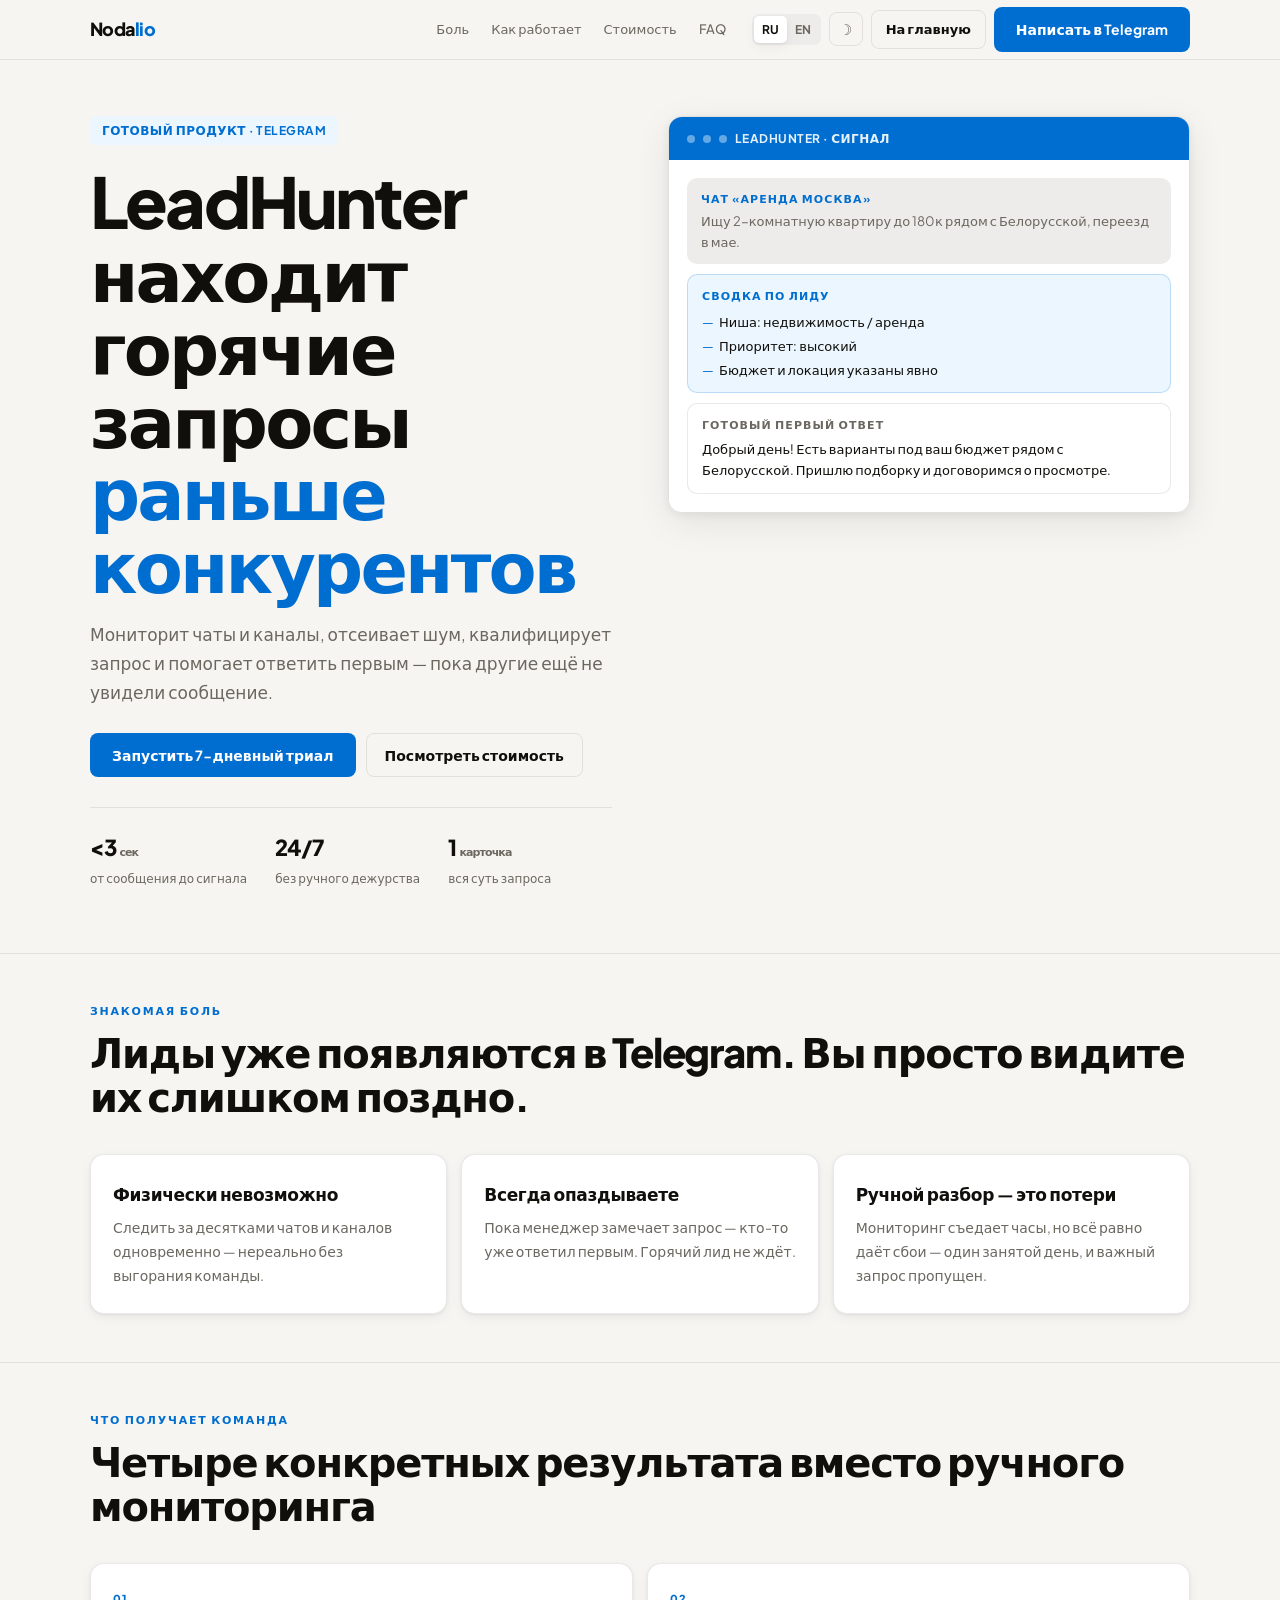
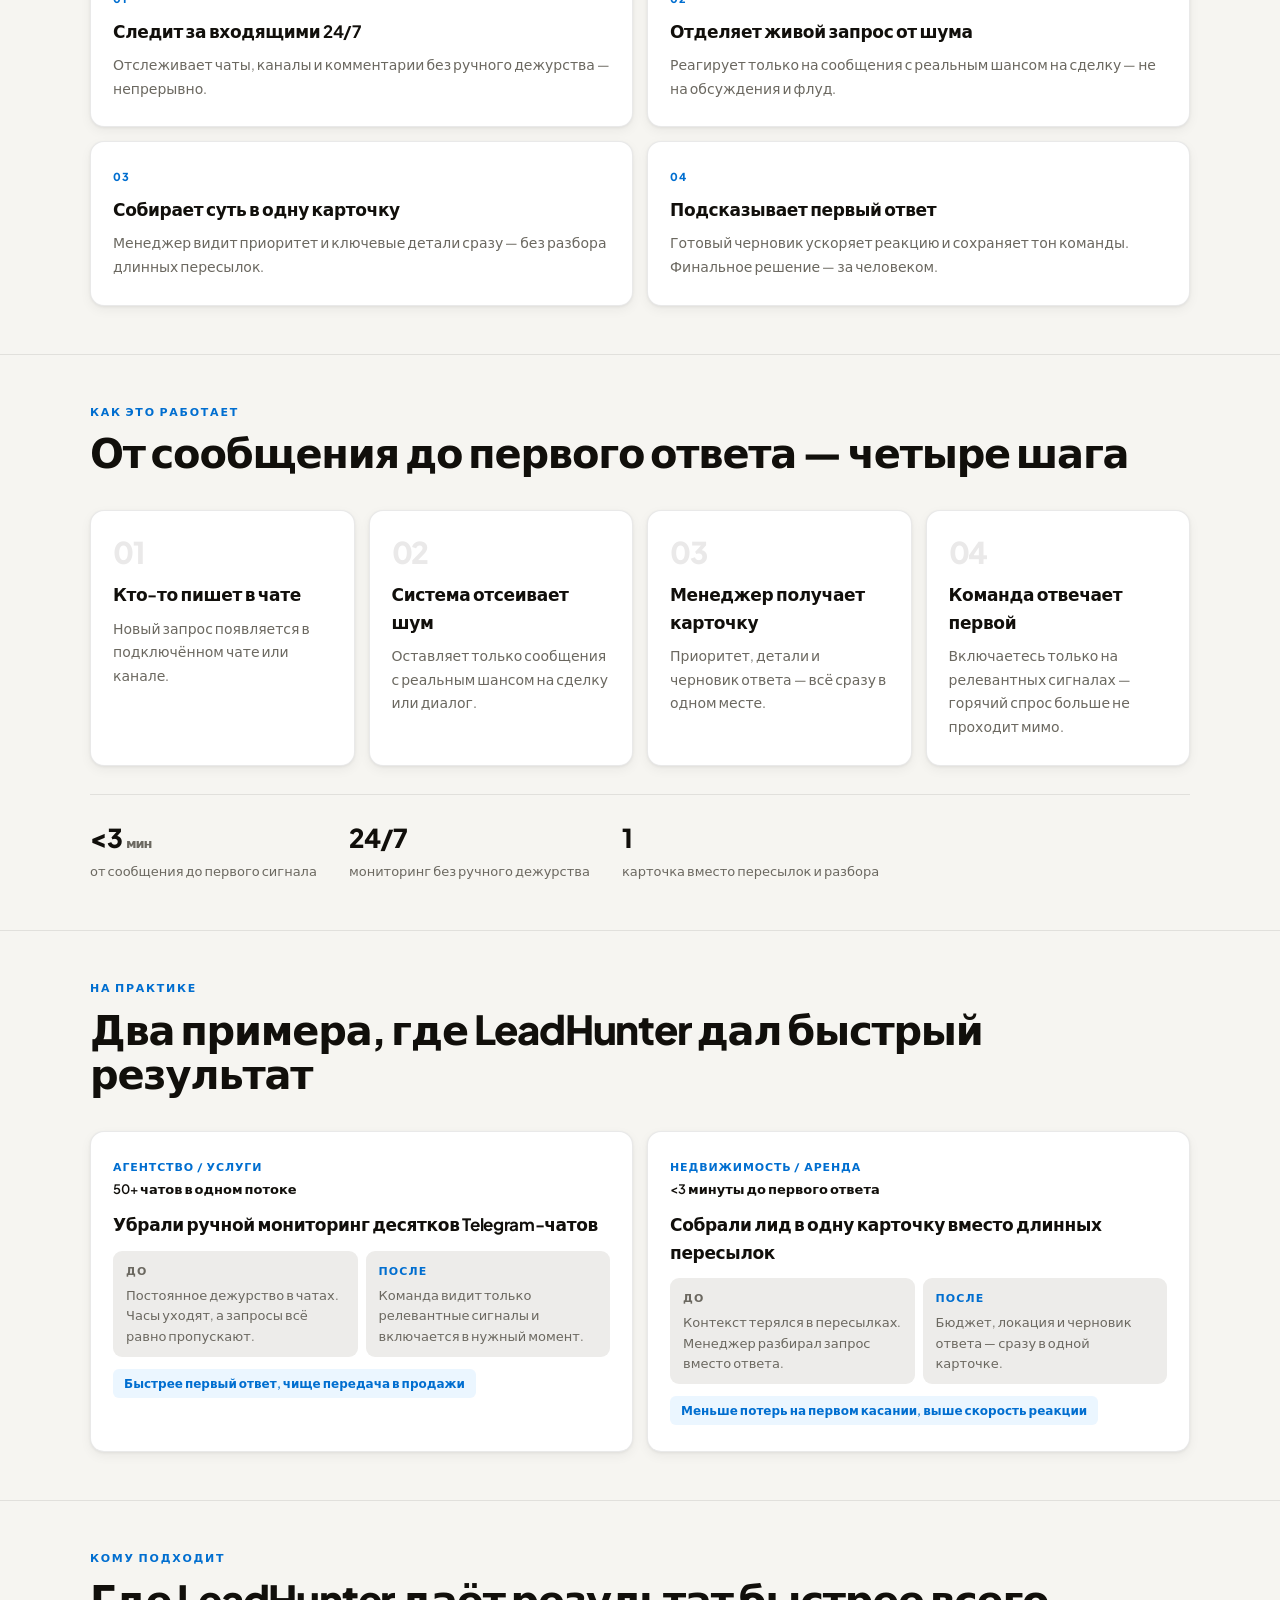
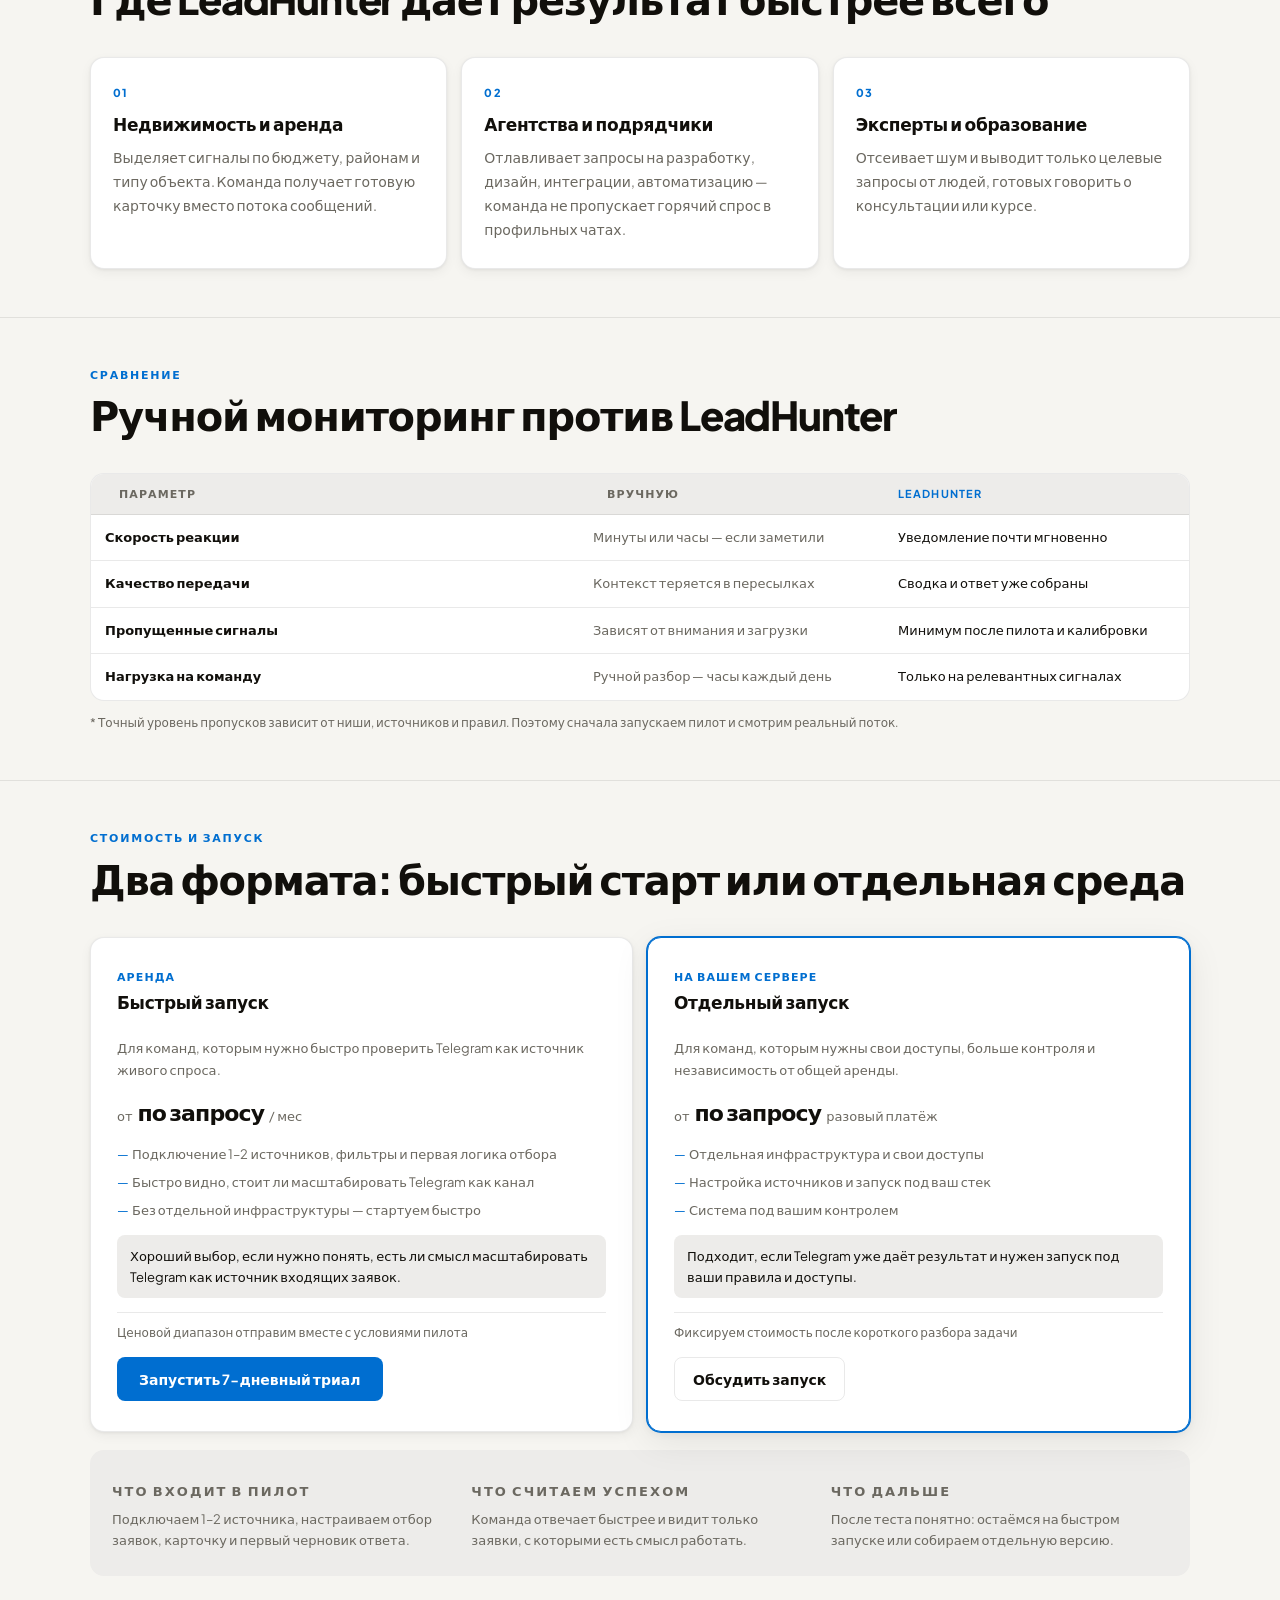
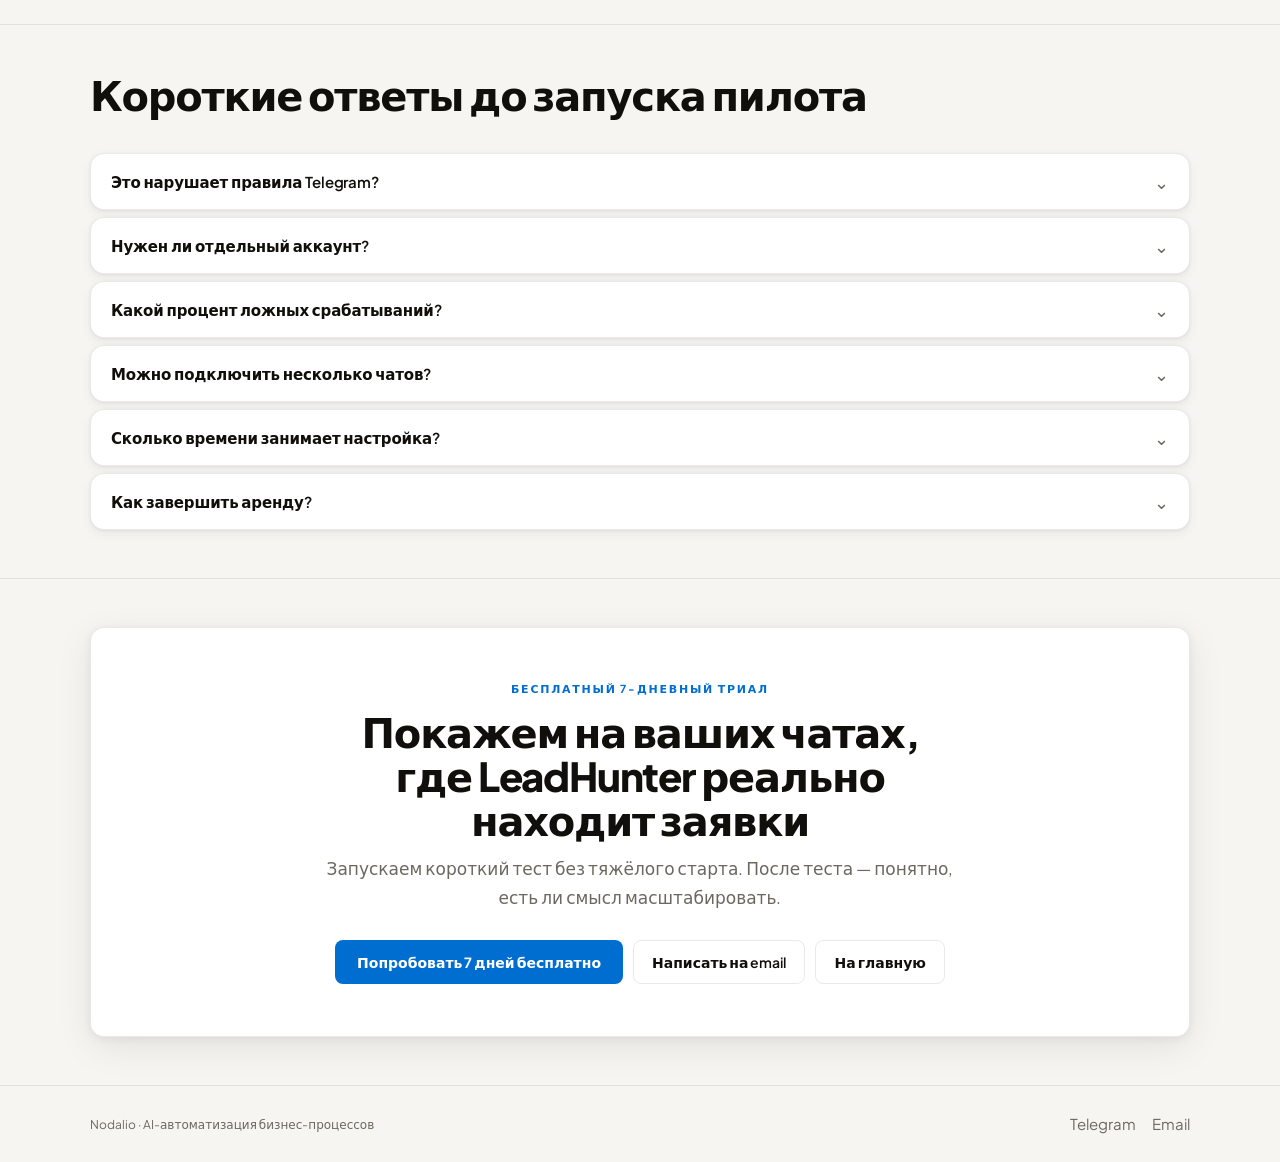
<file: leadhunter/index.html>
<!doctype html>
<html lang="ru">
<head>
  <meta charset="utf-8">
  <meta name="viewport" content="width=device-width, initial-scale=1">
  <meta http-equiv="refresh" content="0; url=../leadhunter.html">
  <title>LeadHunter Bot · Nodalio</title>
  <script>
    location.replace('../leadhunter.html');
  </script>
</head>
<body>
  <a href="../leadhunter.html">Open LeadHunter</a>
</body>
</html>
</file>
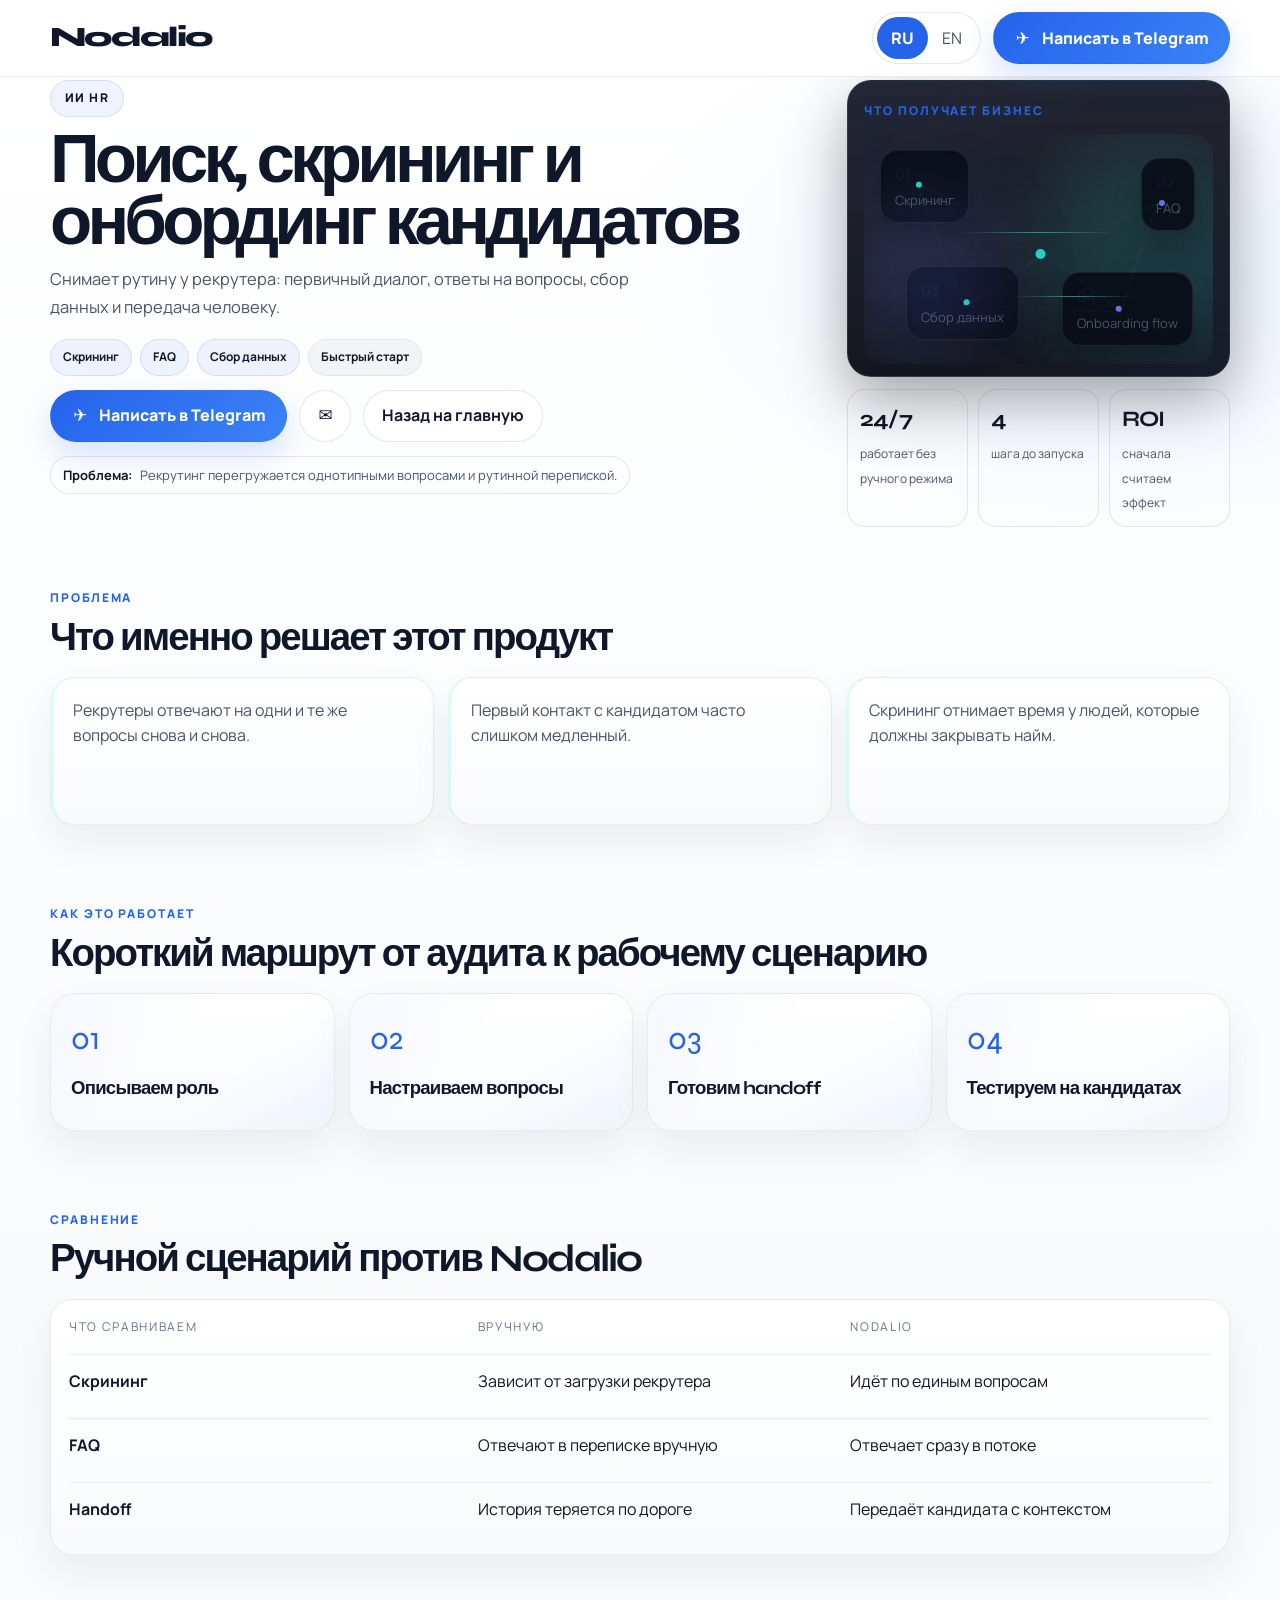
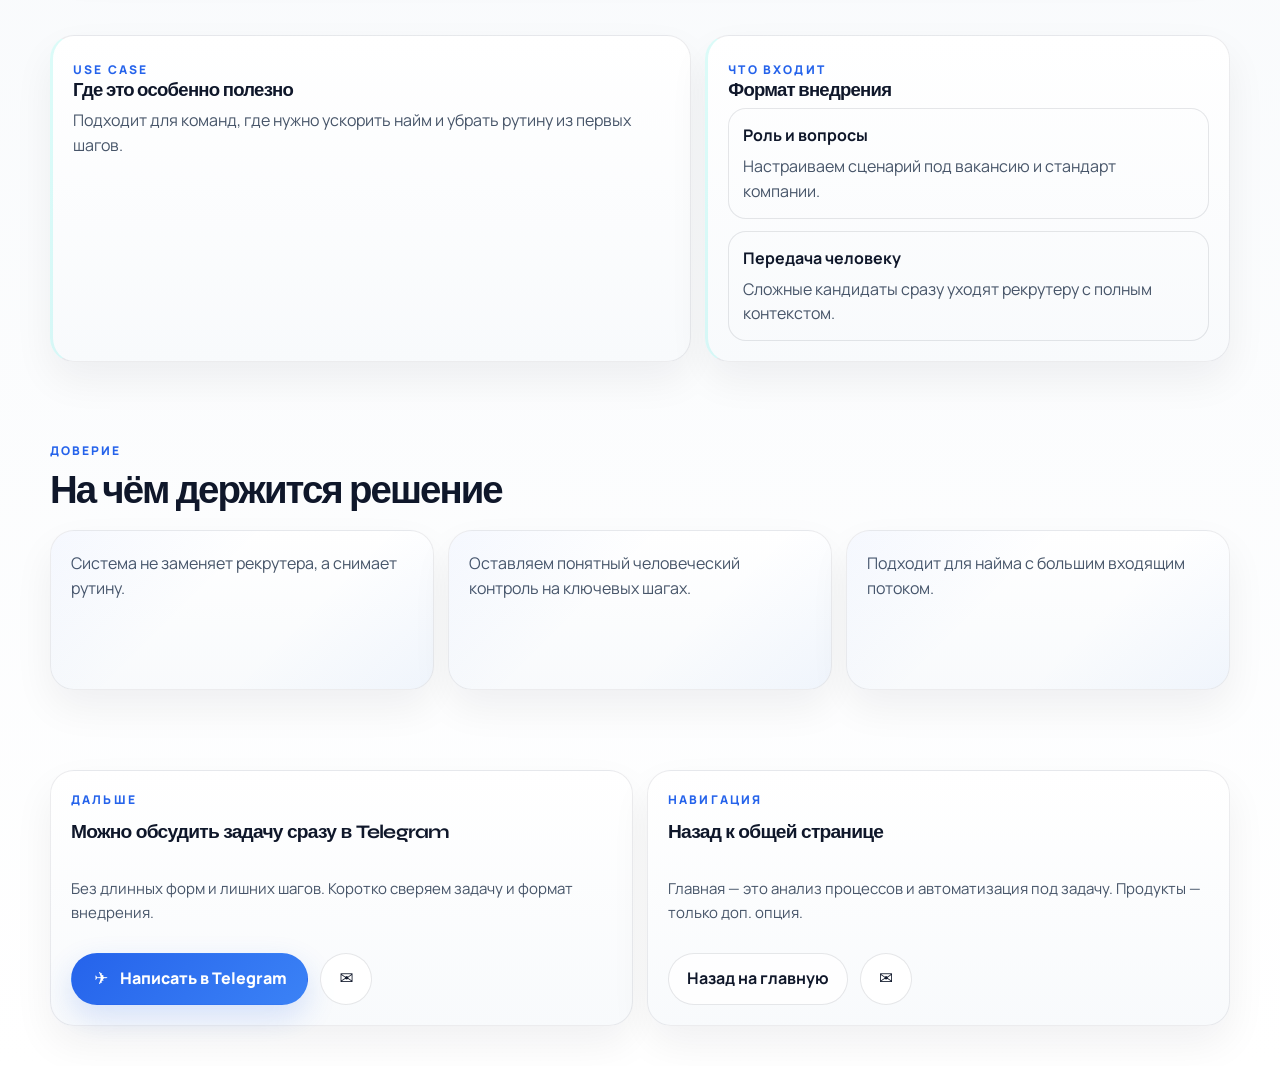
<file: ai-hr.html>
﻿<!doctype html>
<html lang="ru" data-lang="ru">
<head>
  <meta charset="utf-8">
  <meta name="viewport" content="width=device-width, initial-scale=1">
  <title>AI HR · Nodalio</title>
  <meta name="description" content="Nodalio automates candidate search, screening, and onboarding without losing human control.">
  <meta http-equiv="Cache-Control" content="no-store, no-cache, must-revalidate">
  <meta http-equiv="Pragma" content="no-cache">
  <link rel="stylesheet" href="preview.css">
  <script defer src="preview.js"></script>
</head>
<body data-product="ai-hr">
  <header class="nav">
    <div class="container">
      <a class="brand" href="prototype-preview.html">Nodalio</a>
      <div class="nav-actions">
        <div class="lang">
          <button type="button" class="active" data-lang="ru" onclick="setLang('ru')">RU</button>
          <button type="button" data-lang="en" onclick="setLang('en')">EN</button>
        </div>
        <a class="cta" href="https://t.me/olshanskiy_ad" target="_blank" rel="noreferrer"><span class="btn-icon" aria-hidden="true">✈</span><span data-ru>Написать в Telegram</span><span data-en>Contact via Telegram</span></a>
      </div>
    </div>
  </header>
  <main id="productRoot"></main>
</body>
</html>
</file>
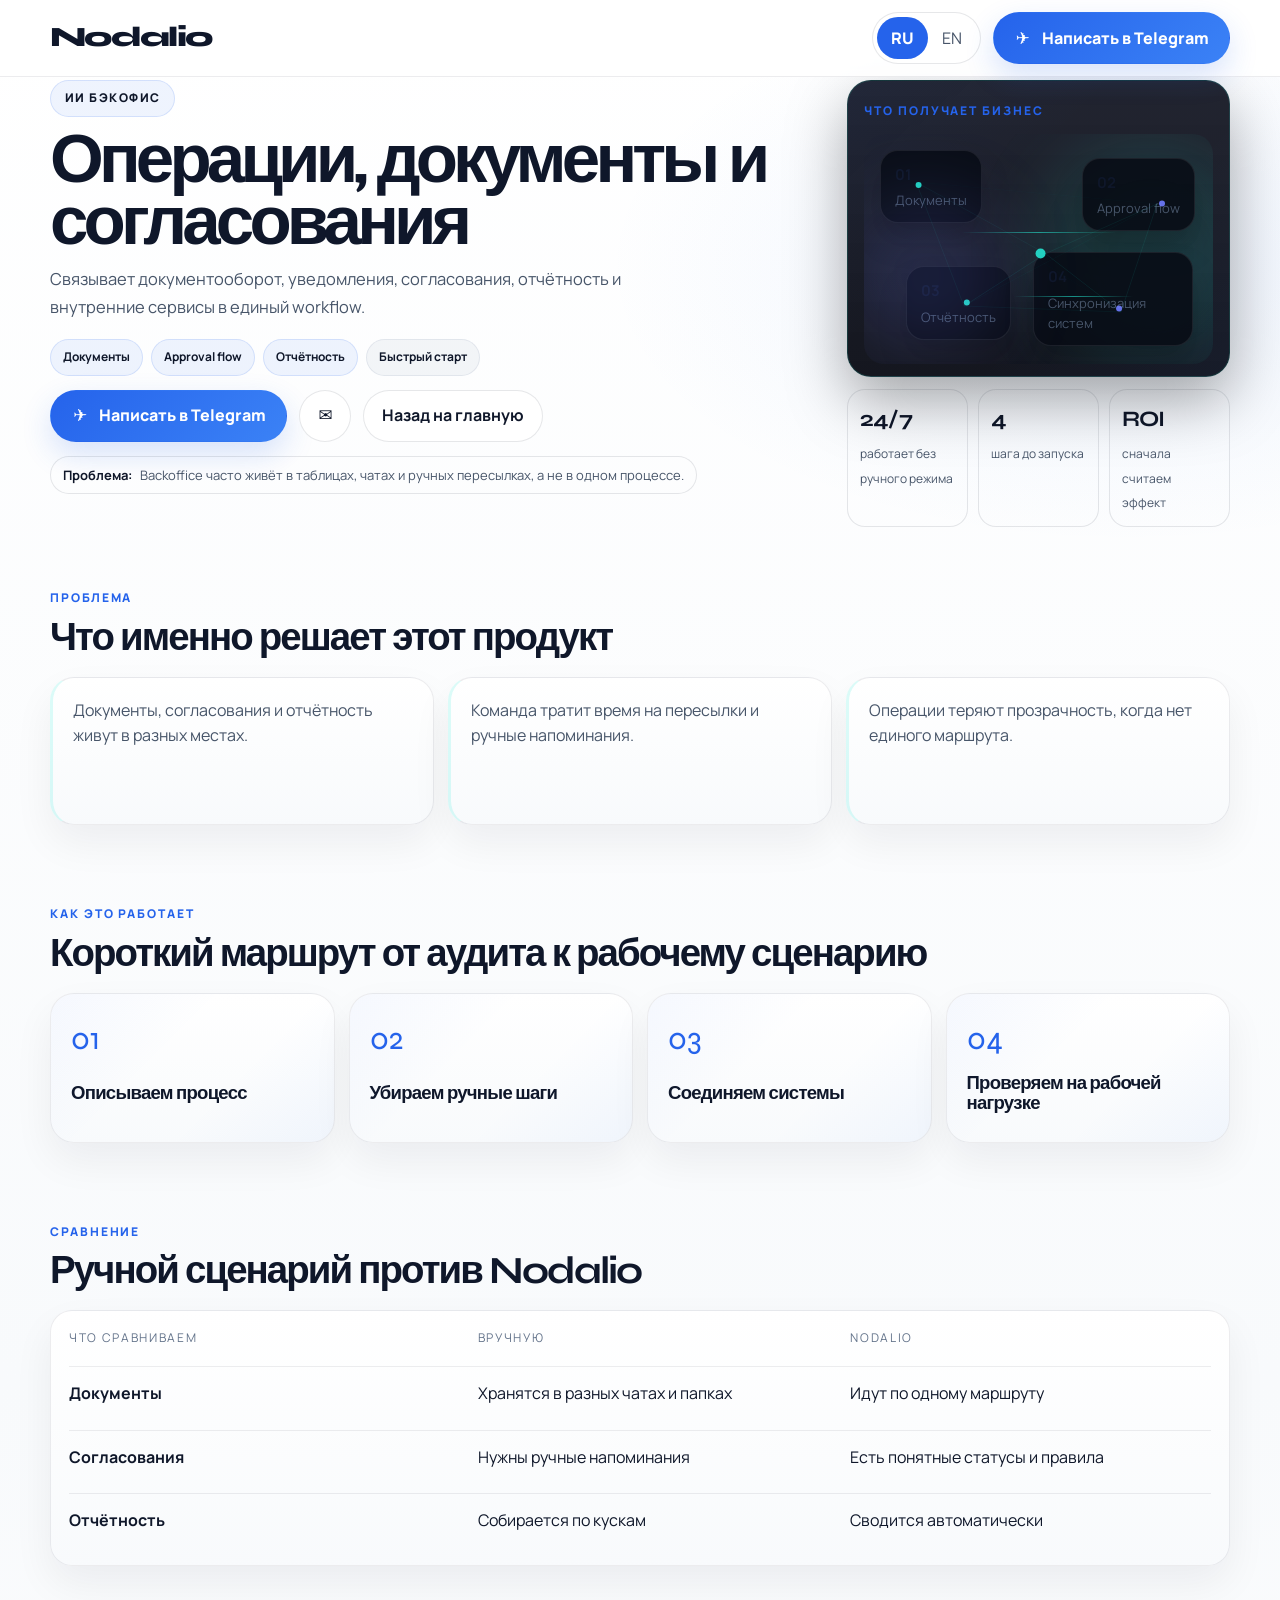
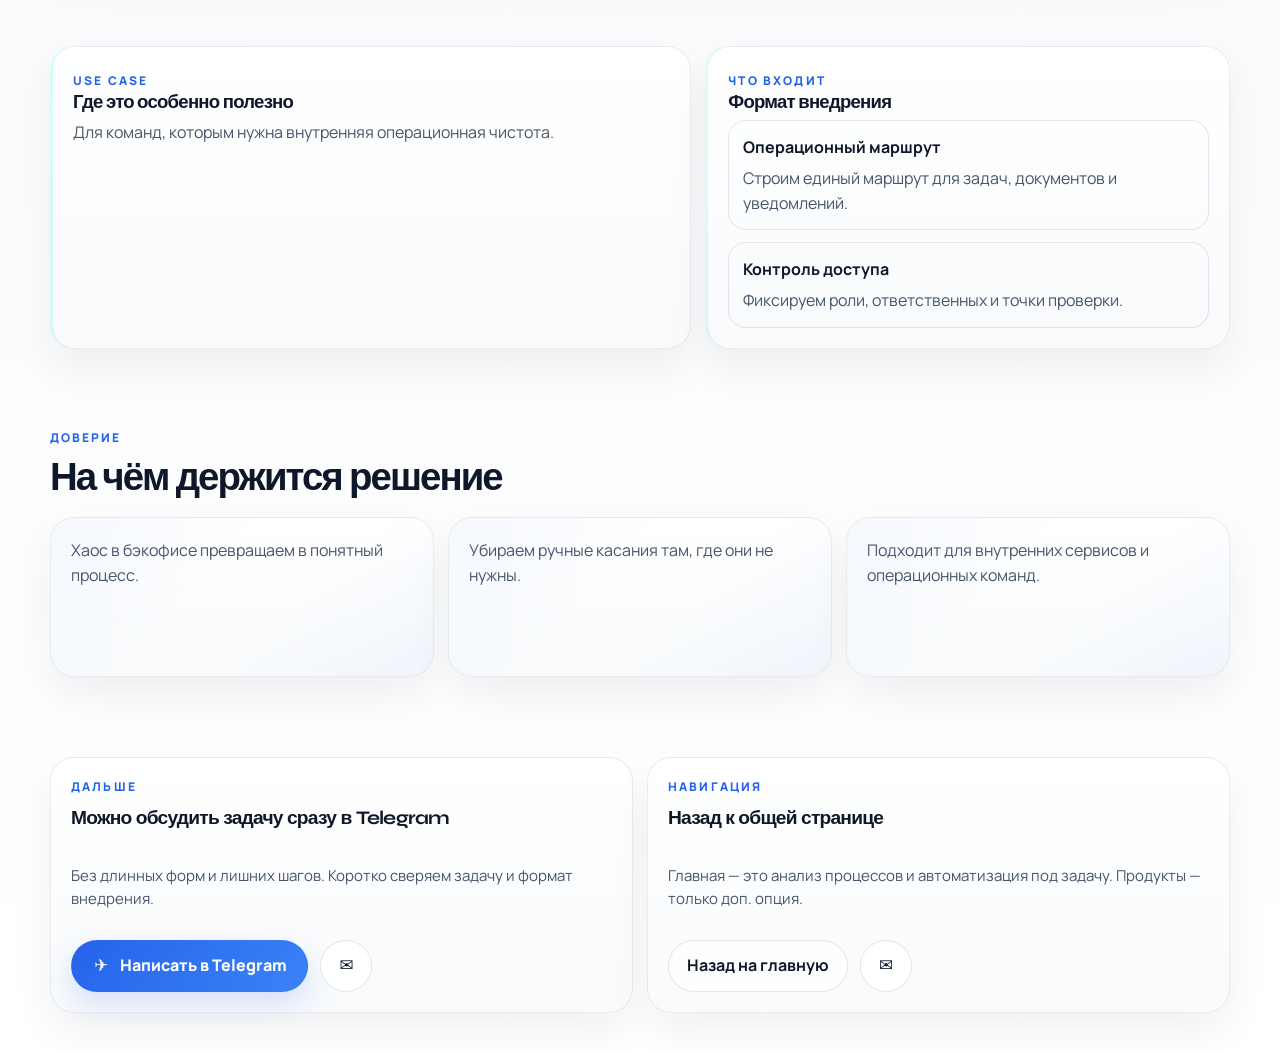
<file: backoffice.html>
﻿<!doctype html>
<html lang="ru" data-lang="ru">
<head>
  <meta charset="utf-8">
  <meta name="viewport" content="width=device-width, initial-scale=1">
  <title>AI Backoffice · Nodalio</title>
  <meta name="description" content="Nodalio connects documents, approvals, reporting, and operational workflows into one route.">
  <meta http-equiv="Cache-Control" content="no-store, no-cache, must-revalidate">
  <meta http-equiv="Pragma" content="no-cache">
  <link rel="stylesheet" href="preview.css">
  <script defer src="preview.js"></script>
</head>
<body data-product="backoffice">
  <header class="nav">
    <div class="container">
      <a class="brand" href="prototype-preview.html">Nodalio</a>
      <div class="nav-actions">
        <div class="lang">
          <button type="button" class="active" data-lang="ru" onclick="setLang('ru')">RU</button>
          <button type="button" data-lang="en" onclick="setLang('en')">EN</button>
        </div>
        <a class="cta" href="https://t.me/olshanskiy_ad" target="_blank" rel="noreferrer"><span class="btn-icon" aria-hidden="true">✈</span><span data-ru>Написать в Telegram</span><span data-en>Contact via Telegram</span></a>
      </div>
    </div>
  </header>
  <main id="productRoot"></main>
</body>
</html>
</file>
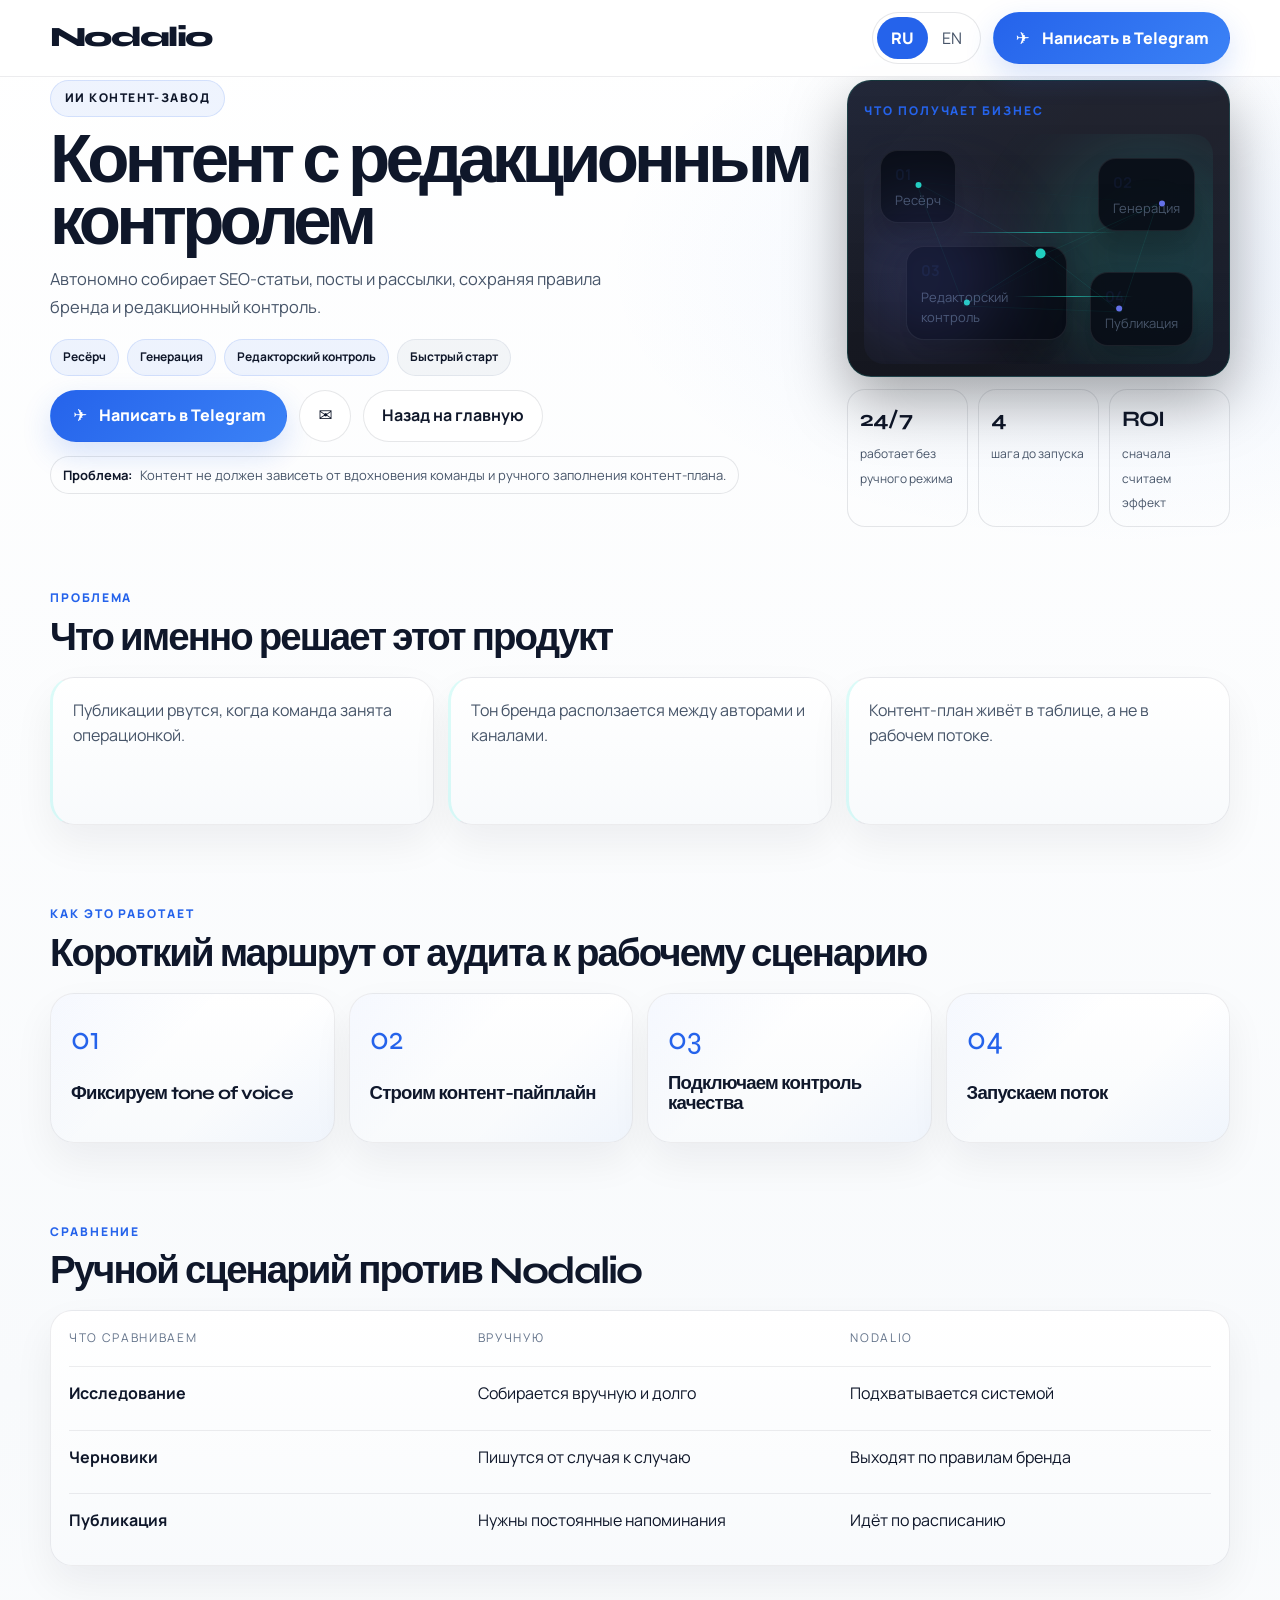
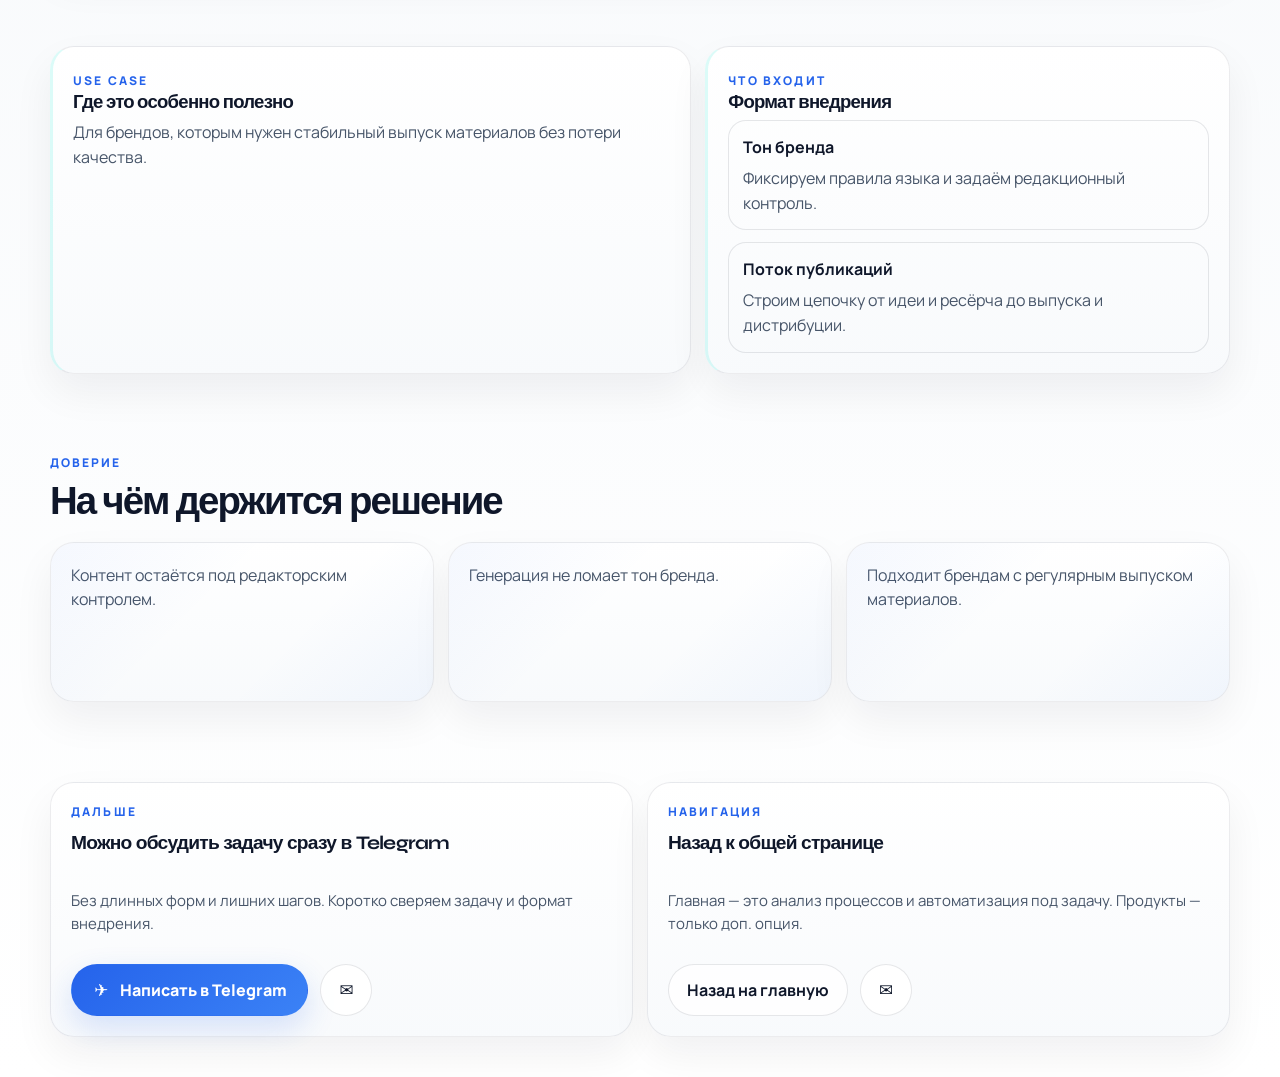
<file: content-factory.html>
﻿<!doctype html>
<html lang="ru" data-lang="ru">
<head>
  <meta charset="utf-8">
  <meta name="viewport" content="width=device-width, initial-scale=1">
  <title>AI Content Factory · Nodalio</title>
  <meta name="description" content="Nodalio builds a content factory with editorial control for SEO, posts, and newsletters.">
  <meta http-equiv="Cache-Control" content="no-store, no-cache, must-revalidate">
  <meta http-equiv="Pragma" content="no-cache">
  <link rel="stylesheet" href="preview.css">
  <script defer src="preview.js"></script>
</head>
<body data-product="content-factory">
  <header class="nav">
    <div class="container">
      <a class="brand" href="prototype-preview.html">Nodalio</a>
      <div class="nav-actions">
        <div class="lang">
          <button type="button" class="active" data-lang="ru" onclick="setLang('ru')">RU</button>
          <button type="button" data-lang="en" onclick="setLang('en')">EN</button>
        </div>
        <a class="cta" href="https://t.me/olshanskiy_ad" target="_blank" rel="noreferrer"><span class="btn-icon" aria-hidden="true">✈</span><span data-ru>Написать в Telegram</span><span data-en>Contact via Telegram</span></a>
      </div>
    </div>
  </header>
  <main id="productRoot"></main>
</body>
</html>
</file>
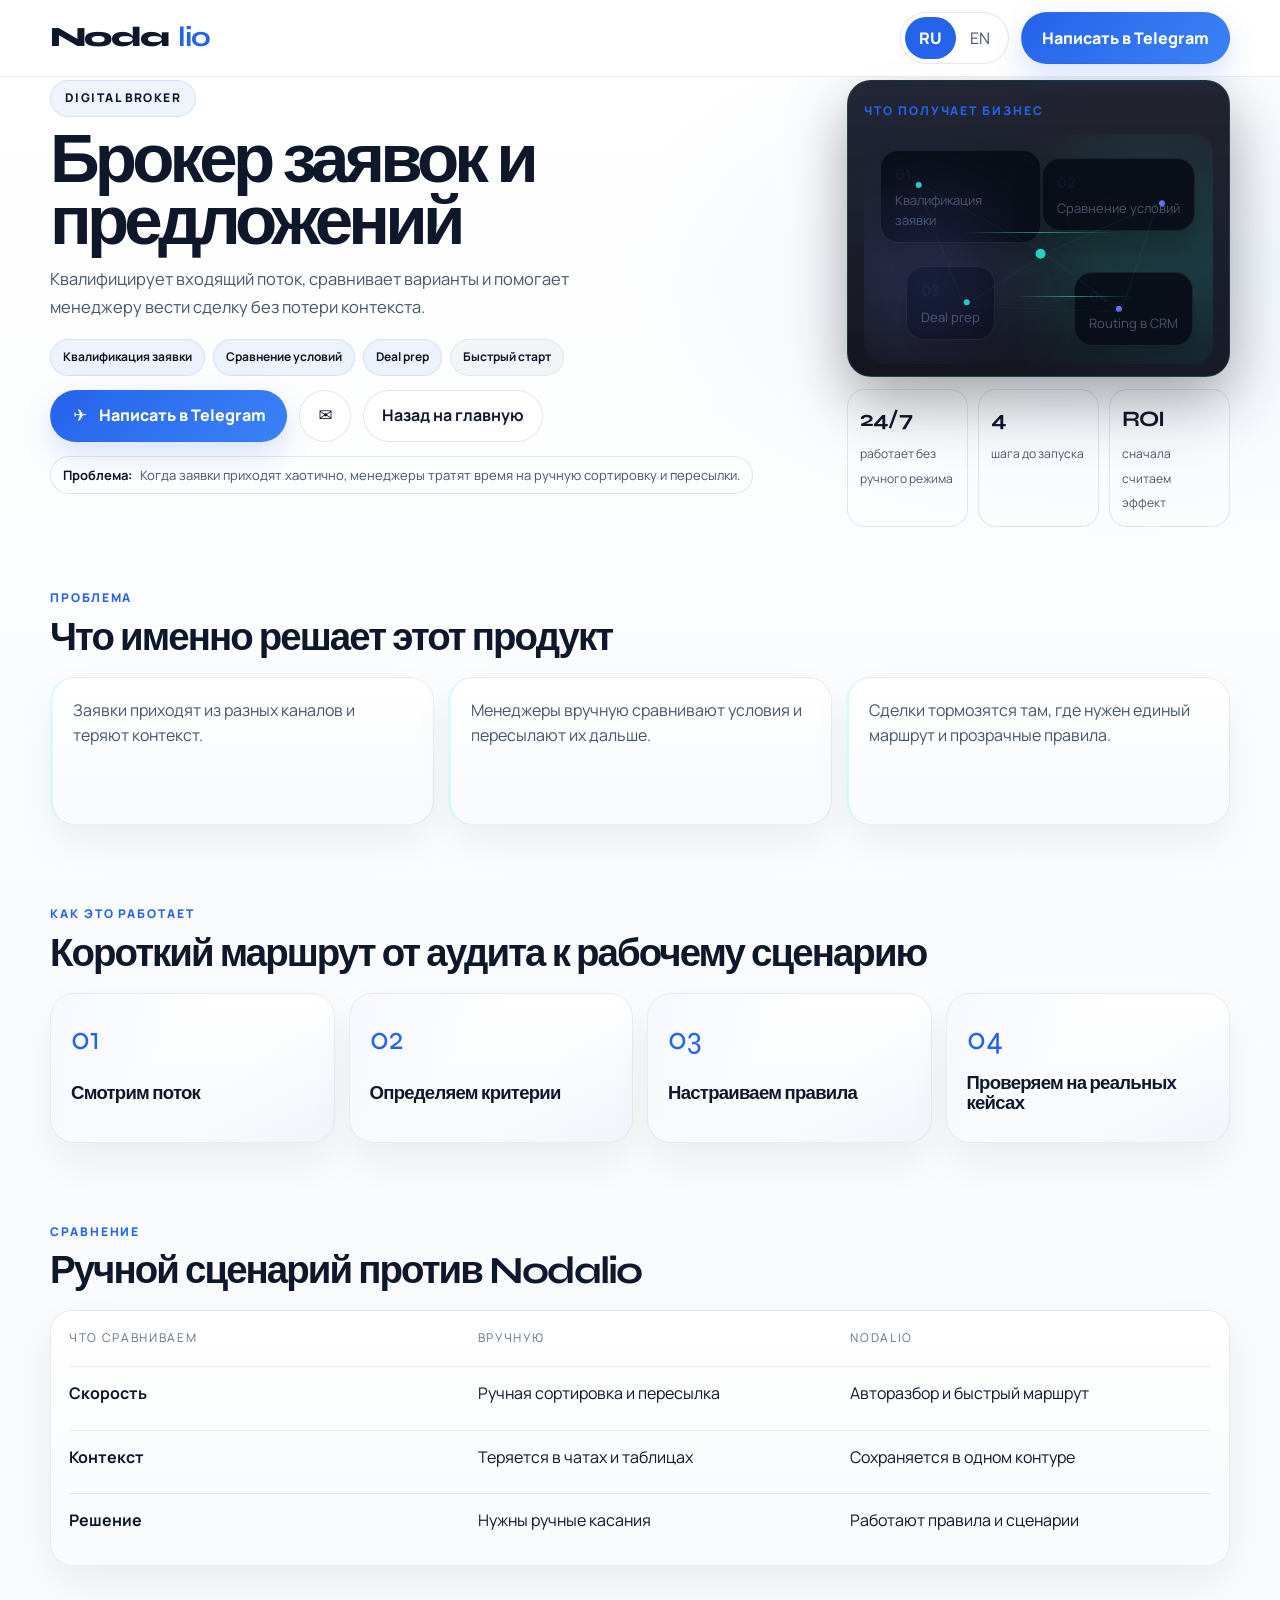
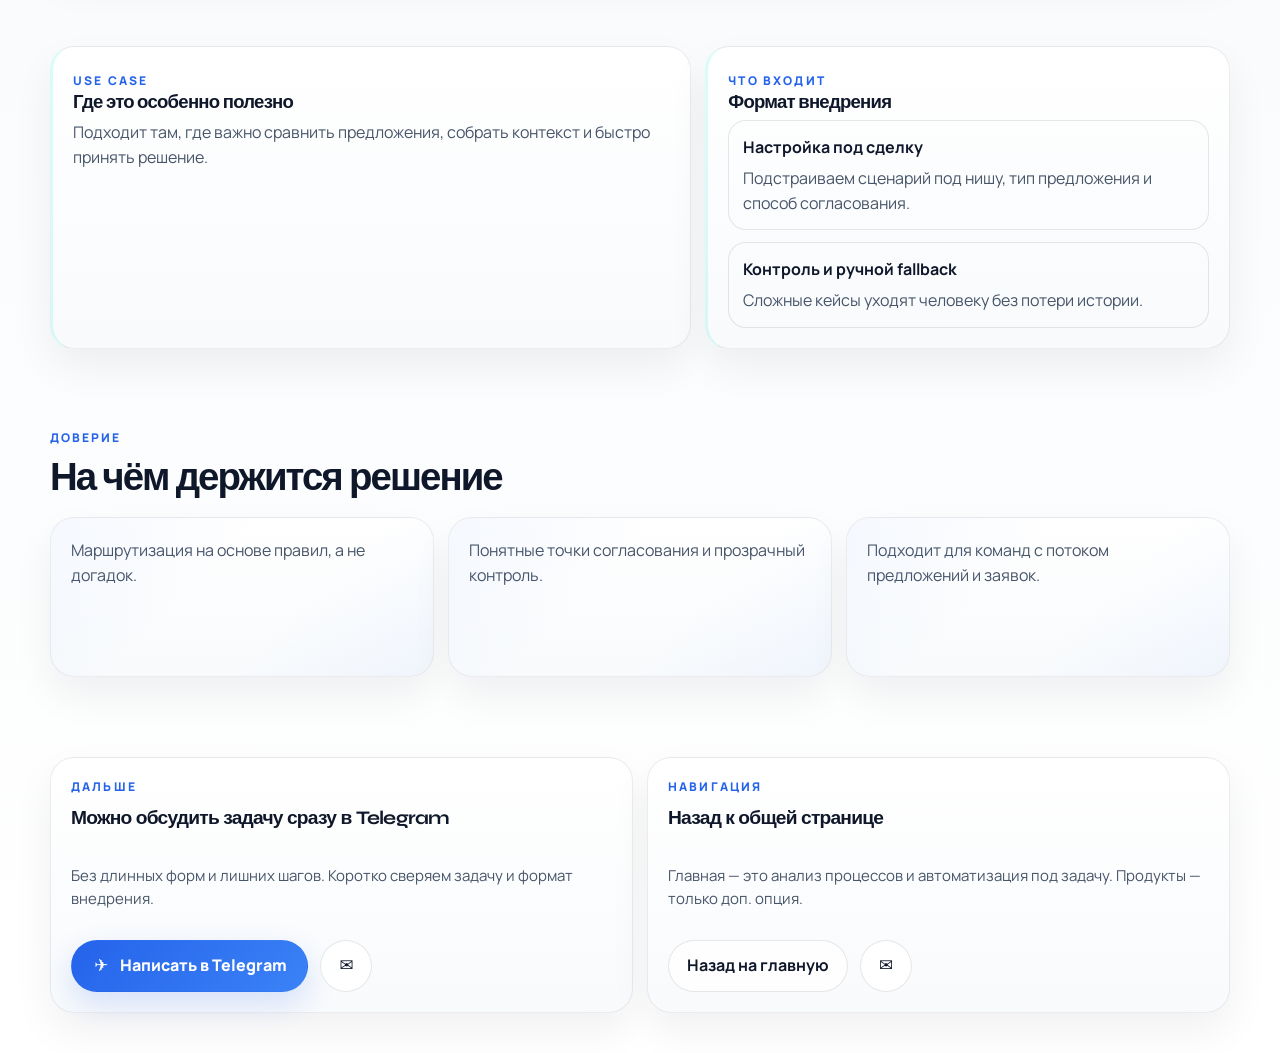
<file: digital-broker.html>
<!doctype html>
<html lang="ru" data-lang="ru">
<head>
  <meta charset="utf-8">
  <meta name="viewport" content="width=device-width, initial-scale=1">
  <title>Digital Broker · Nodalio</title>
  <meta name="description" content="Nodalio builds a digital broker that qualifies requests, compares offers, and moves the deal forward without losing context.">
  <meta http-equiv="Cache-Control" content="no-store, no-cache, must-revalidate">
  <meta http-equiv="Pragma" content="no-cache">
  <link rel="stylesheet" href="preview.css">
  <script defer src="preview.js"></script>
</head>
<body data-product="digital-broker">
  <header class="nav">
    <div class="container">
      <a class="brand" href="prototype-preview.html">Noda<b>lio</b></a>
      <div class="nav-actions">
        <div class="lang">
          <button type="button" class="active" data-lang="ru" onclick="setLang('ru')">RU</button>
          <button type="button" data-lang="en" onclick="setLang('en')">EN</button>
        </div>
        <a class="cta" href="https://t.me/olshanskiy_ad" target="_blank" rel="noreferrer"><span data-ru>Написать в Telegram</span><span data-en>Contact via Telegram</span></a>
      </div>
    </div>
  </header>
  <main id="productRoot"></main>
</body>
</html>
</file>
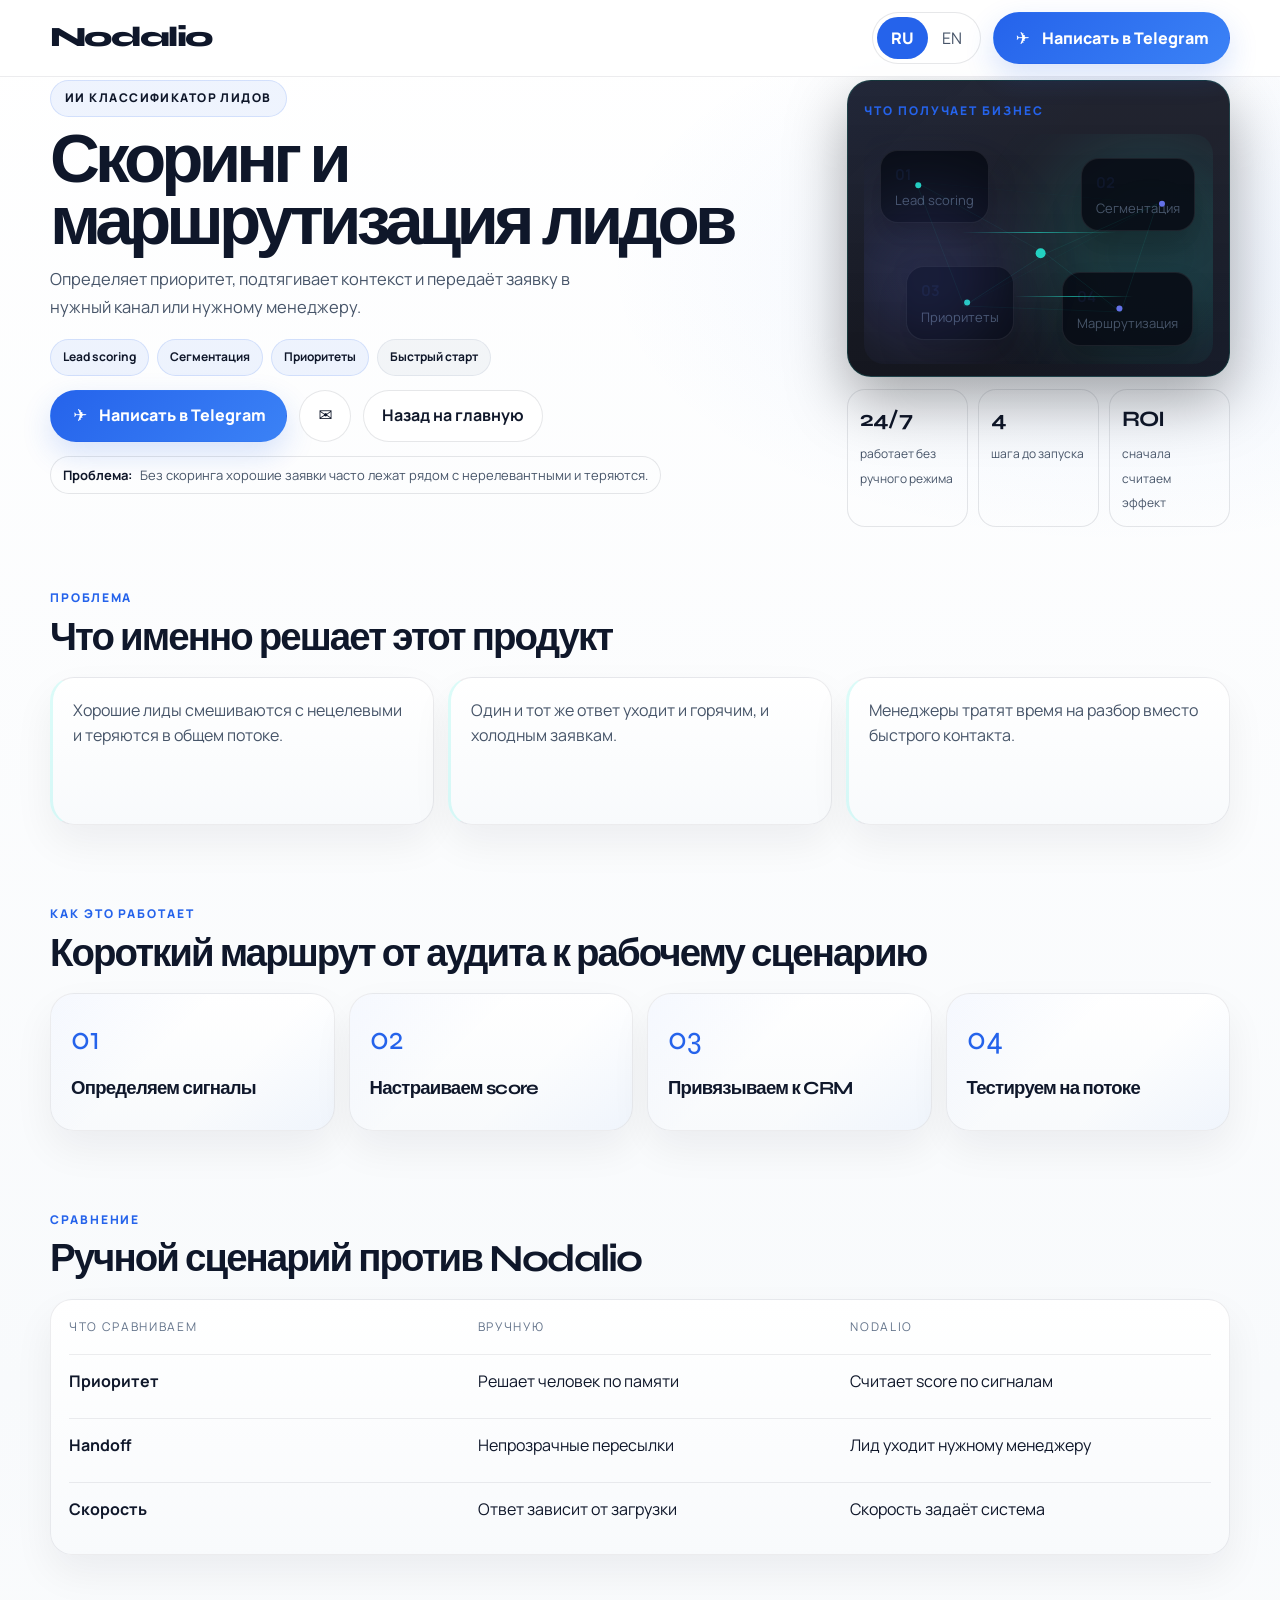
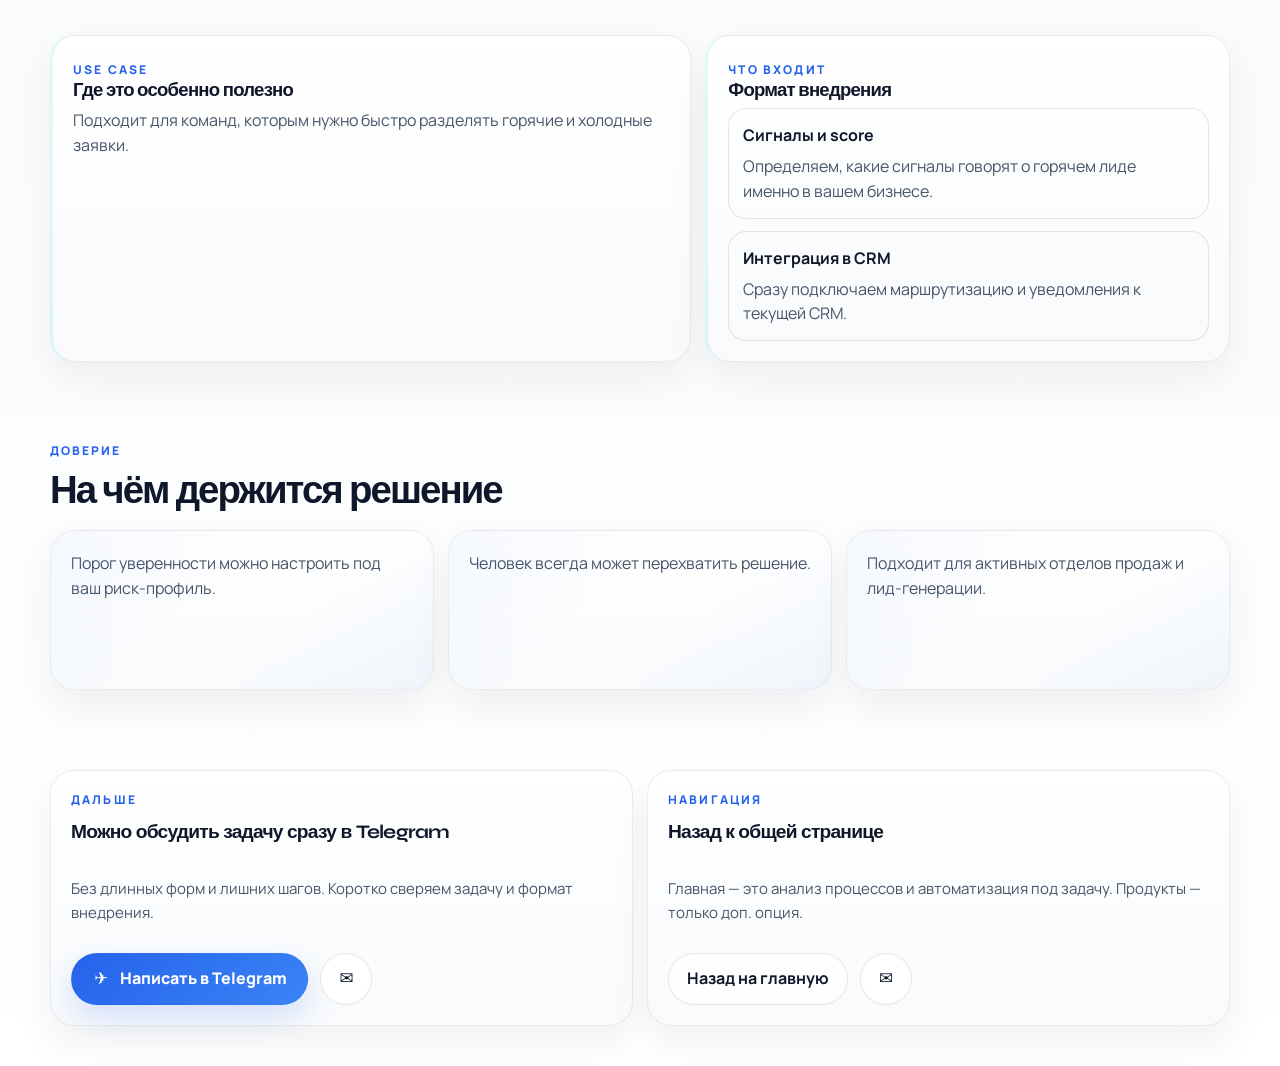
<file: lead-classifier.html>
﻿<!doctype html>
<html lang="ru" data-lang="ru">
<head>
  <meta charset="utf-8">
  <meta name="viewport" content="width=device-width, initial-scale=1">
  <title>AI Lead Classifier · Nodalio</title>
  <meta name="description" content="Nodalio classifies leads, scores priority, and routes hot requests to the right person.">
  <meta http-equiv="Cache-Control" content="no-store, no-cache, must-revalidate">
  <meta http-equiv="Pragma" content="no-cache">
  <link rel="stylesheet" href="preview.css">
  <script defer src="preview.js"></script>
</head>
<body data-product="lead-classifier">
  <header class="nav">
    <div class="container">
      <a class="brand" href="prototype-preview.html">Nodalio</a>
      <div class="nav-actions">
        <div class="lang">
          <button type="button" class="active" data-lang="ru" onclick="setLang('ru')">RU</button>
          <button type="button" data-lang="en" onclick="setLang('en')">EN</button>
        </div>
        <a class="cta" href="https://t.me/olshanskiy_ad" target="_blank" rel="noreferrer"><span class="btn-icon" aria-hidden="true">✈</span><span data-ru>Написать в Telegram</span><span data-en>Contact via Telegram</span></a>
      </div>
    </div>
  </header>
  <main id="productRoot"></main>
</body>
</html>
</file>
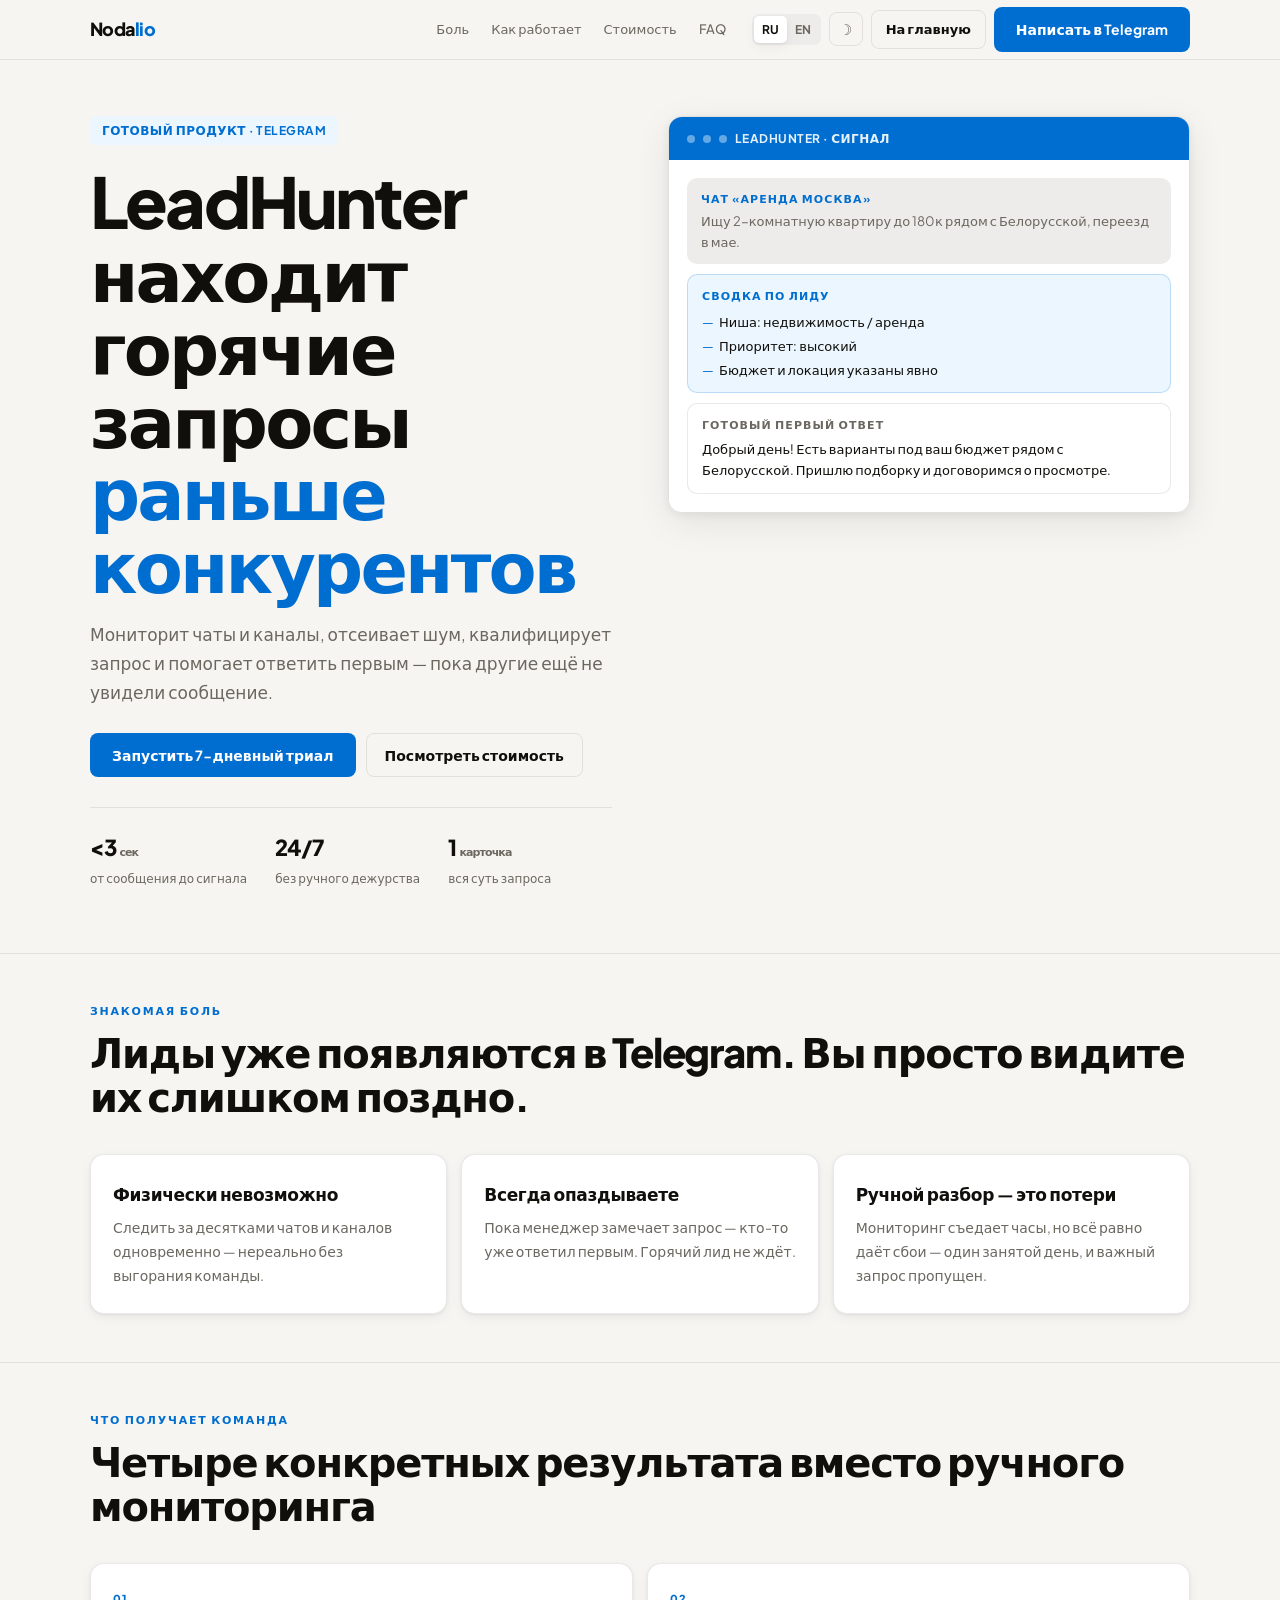
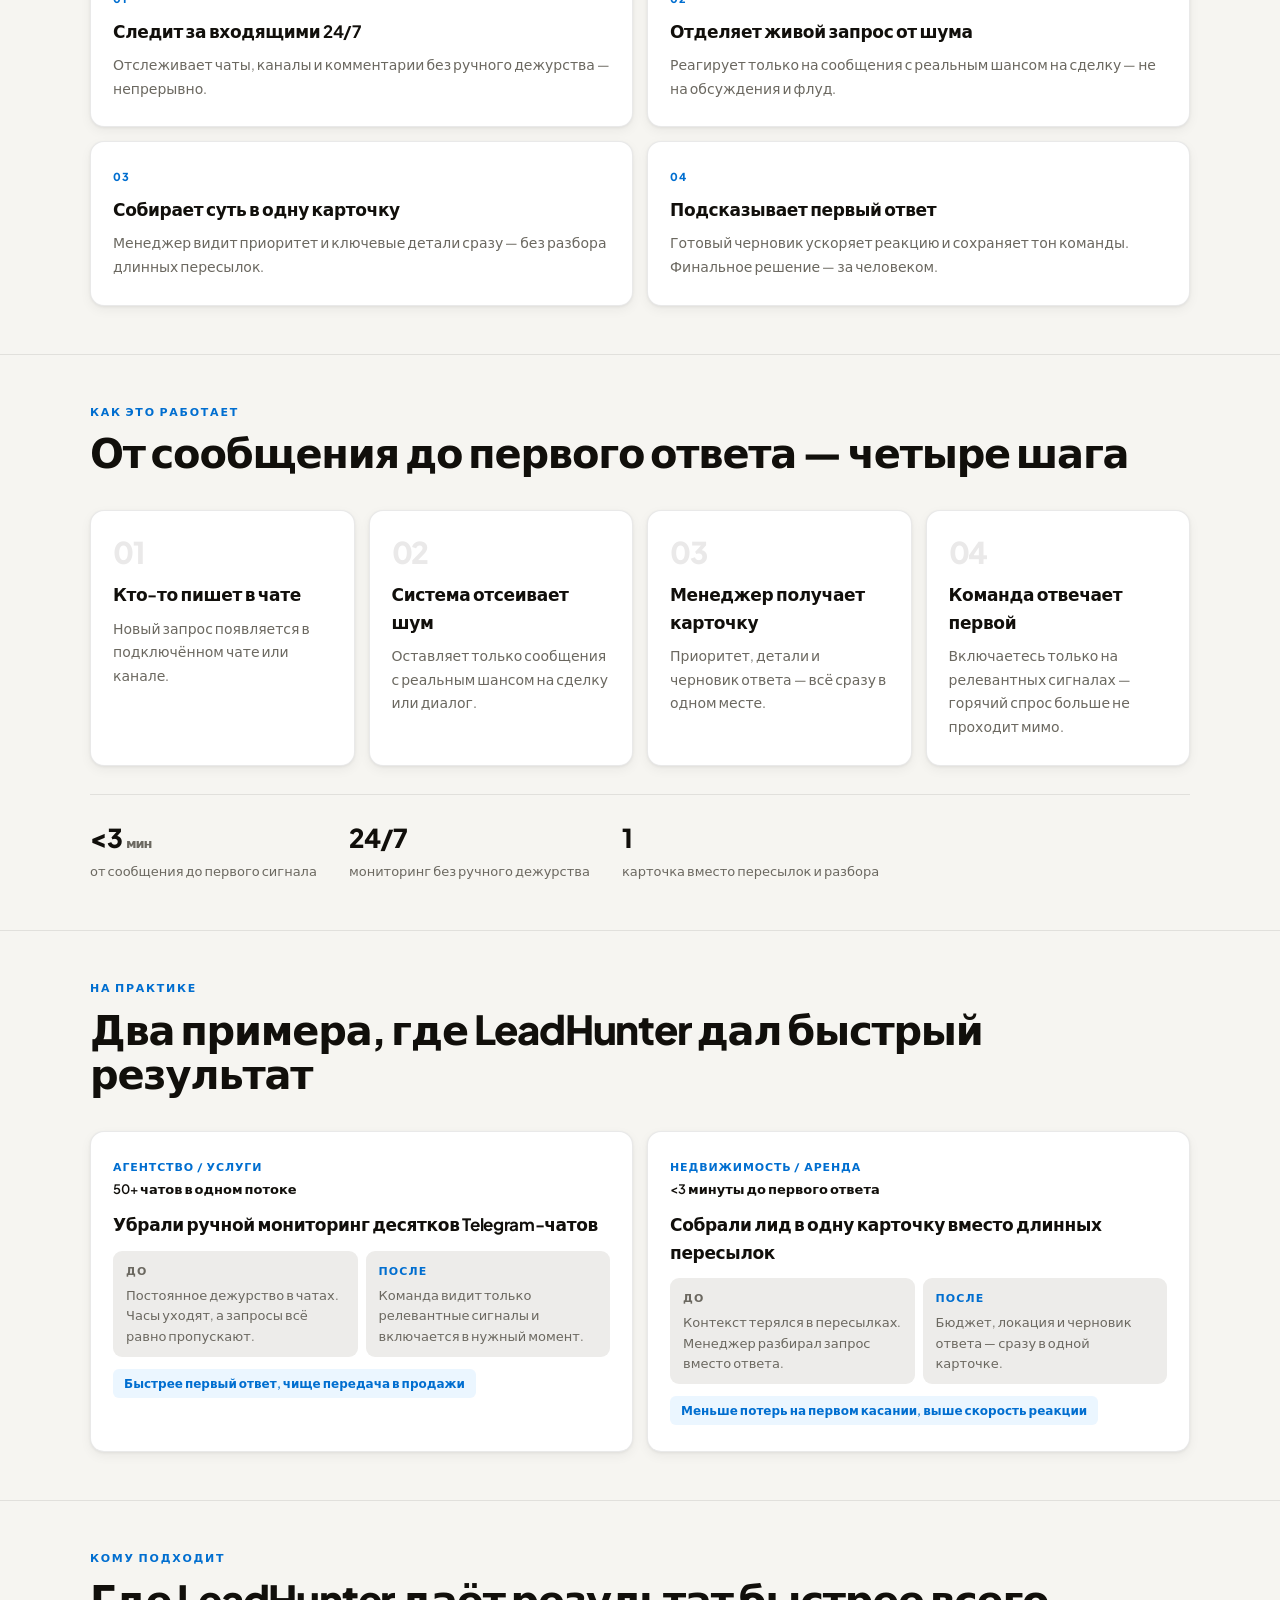
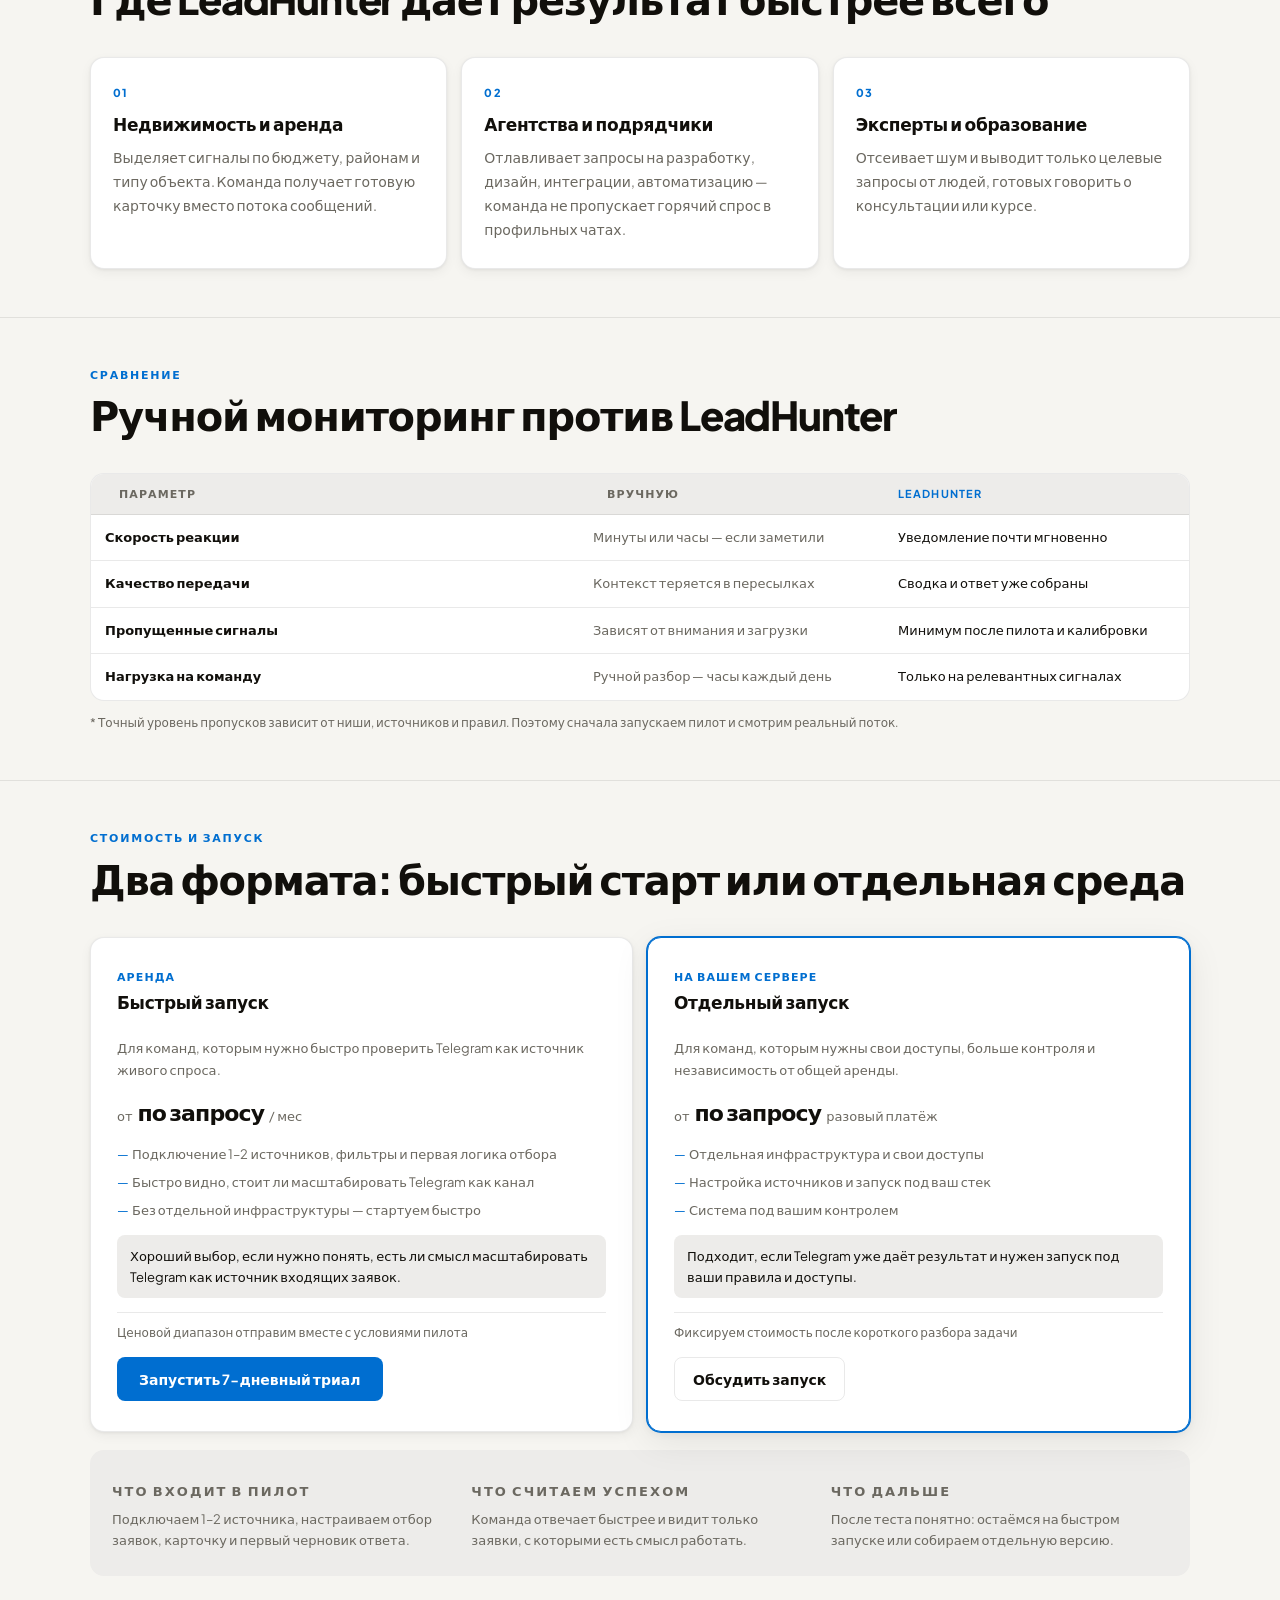
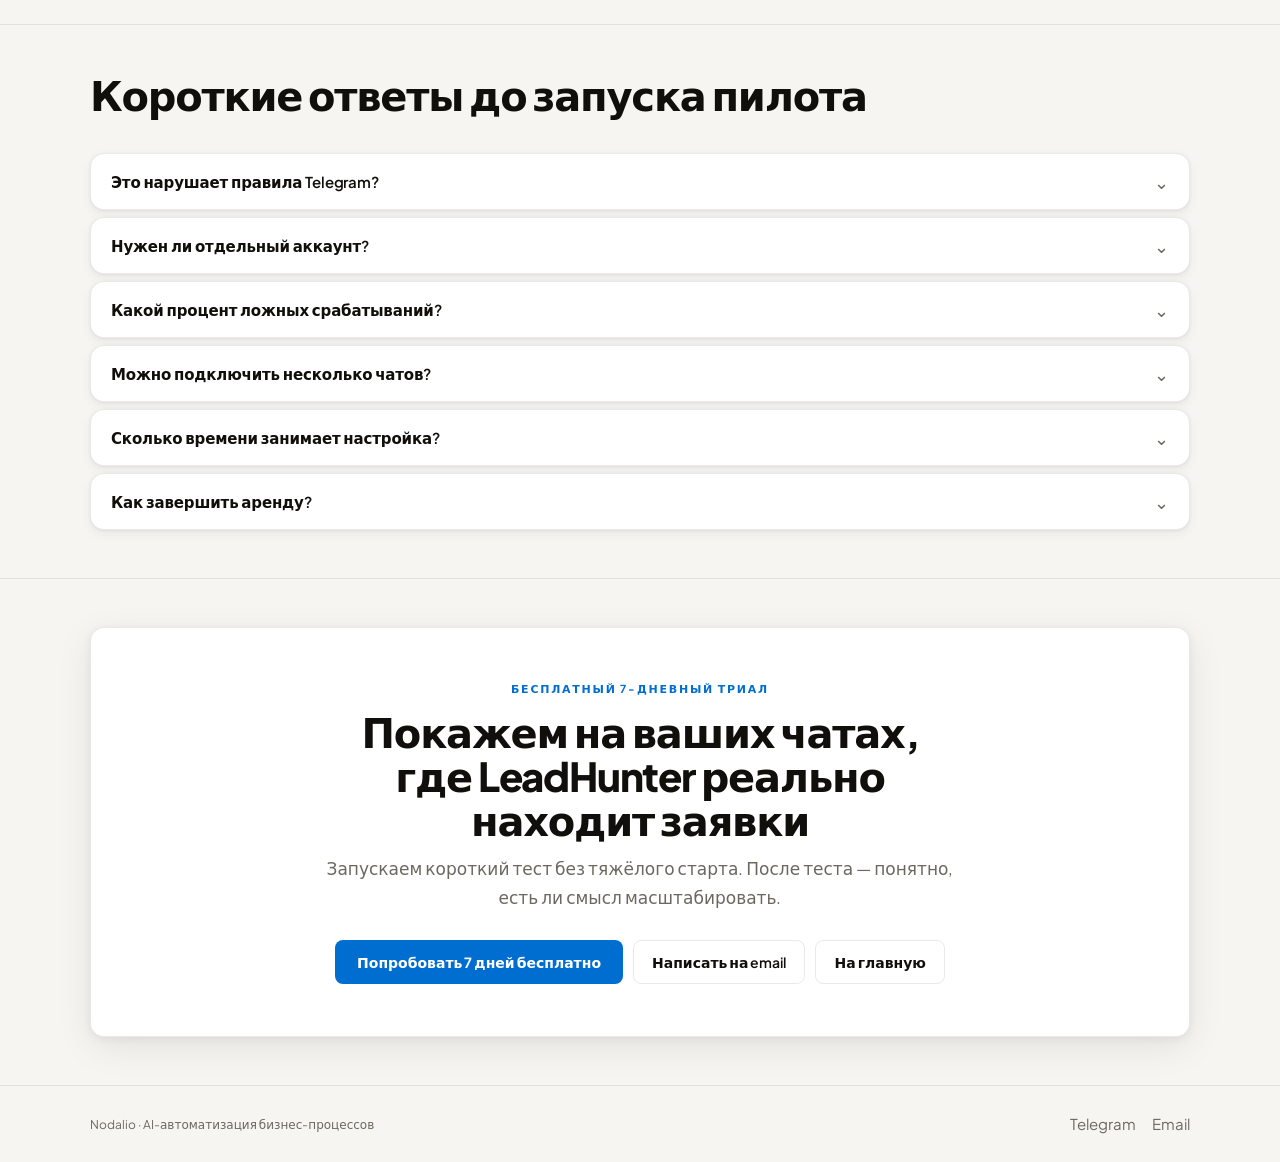
<file: leadhunter-redirect.html>
﻿<!doctype html>
<html lang="ru">
<head>
  <meta charset="utf-8">
  <meta http-equiv="refresh" content="0; url=../leadhunter.html">
  <title>LeadHunter · Nodalio</title>
  <script>location.replace('../leadhunter.html');</script>
</head>
<body></body>
</html>
</file>
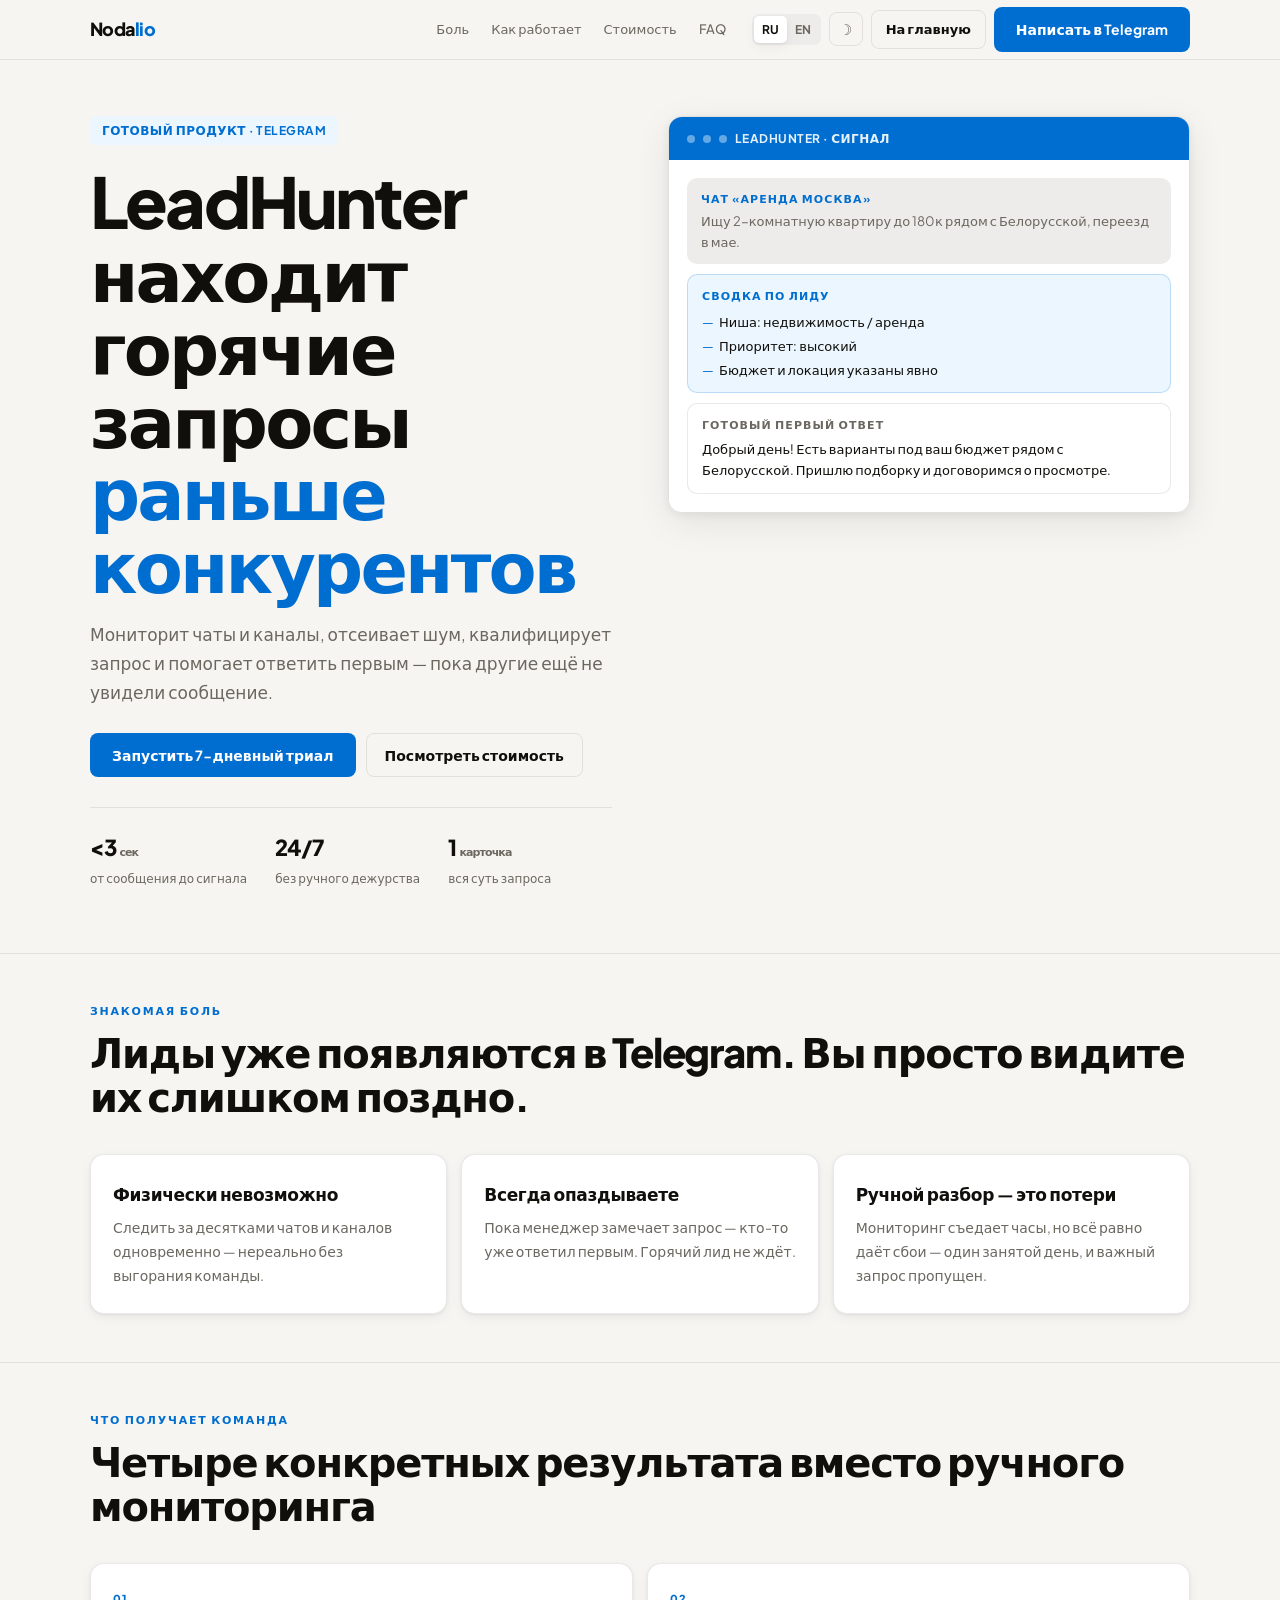
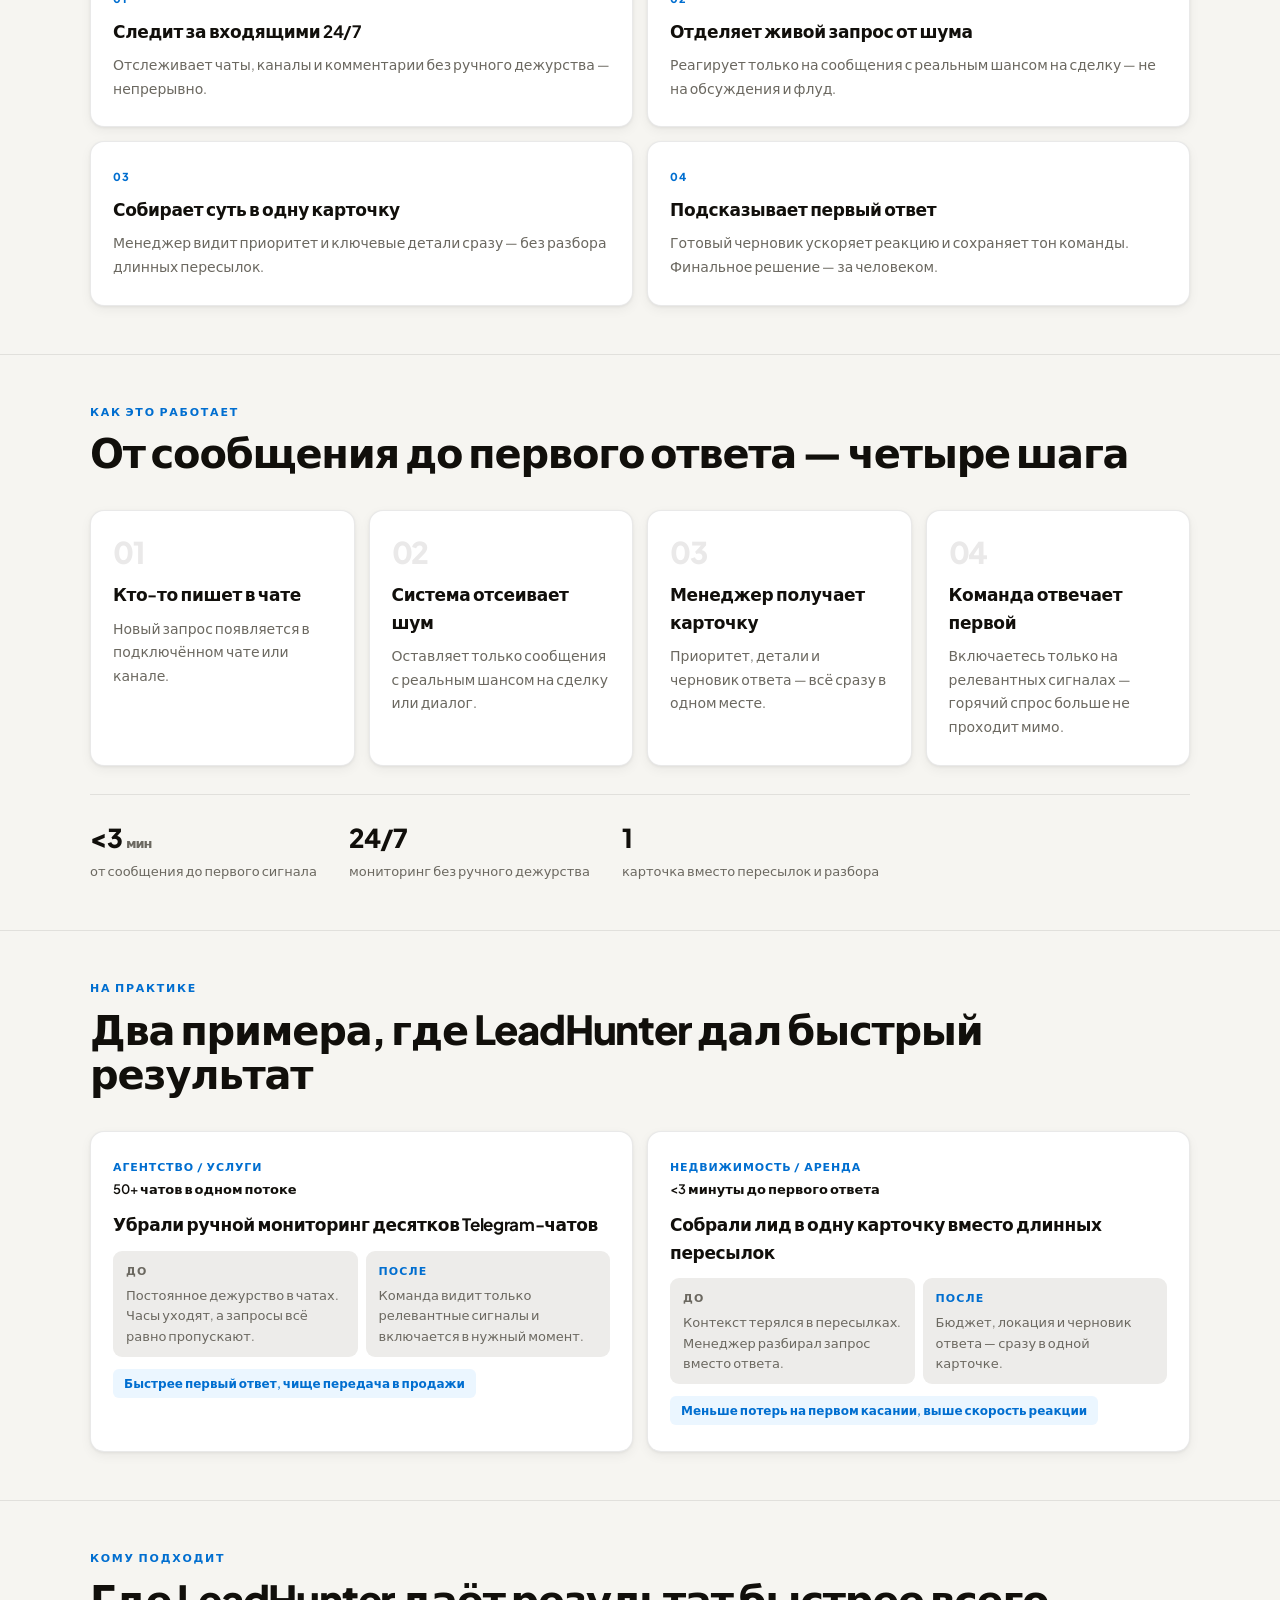
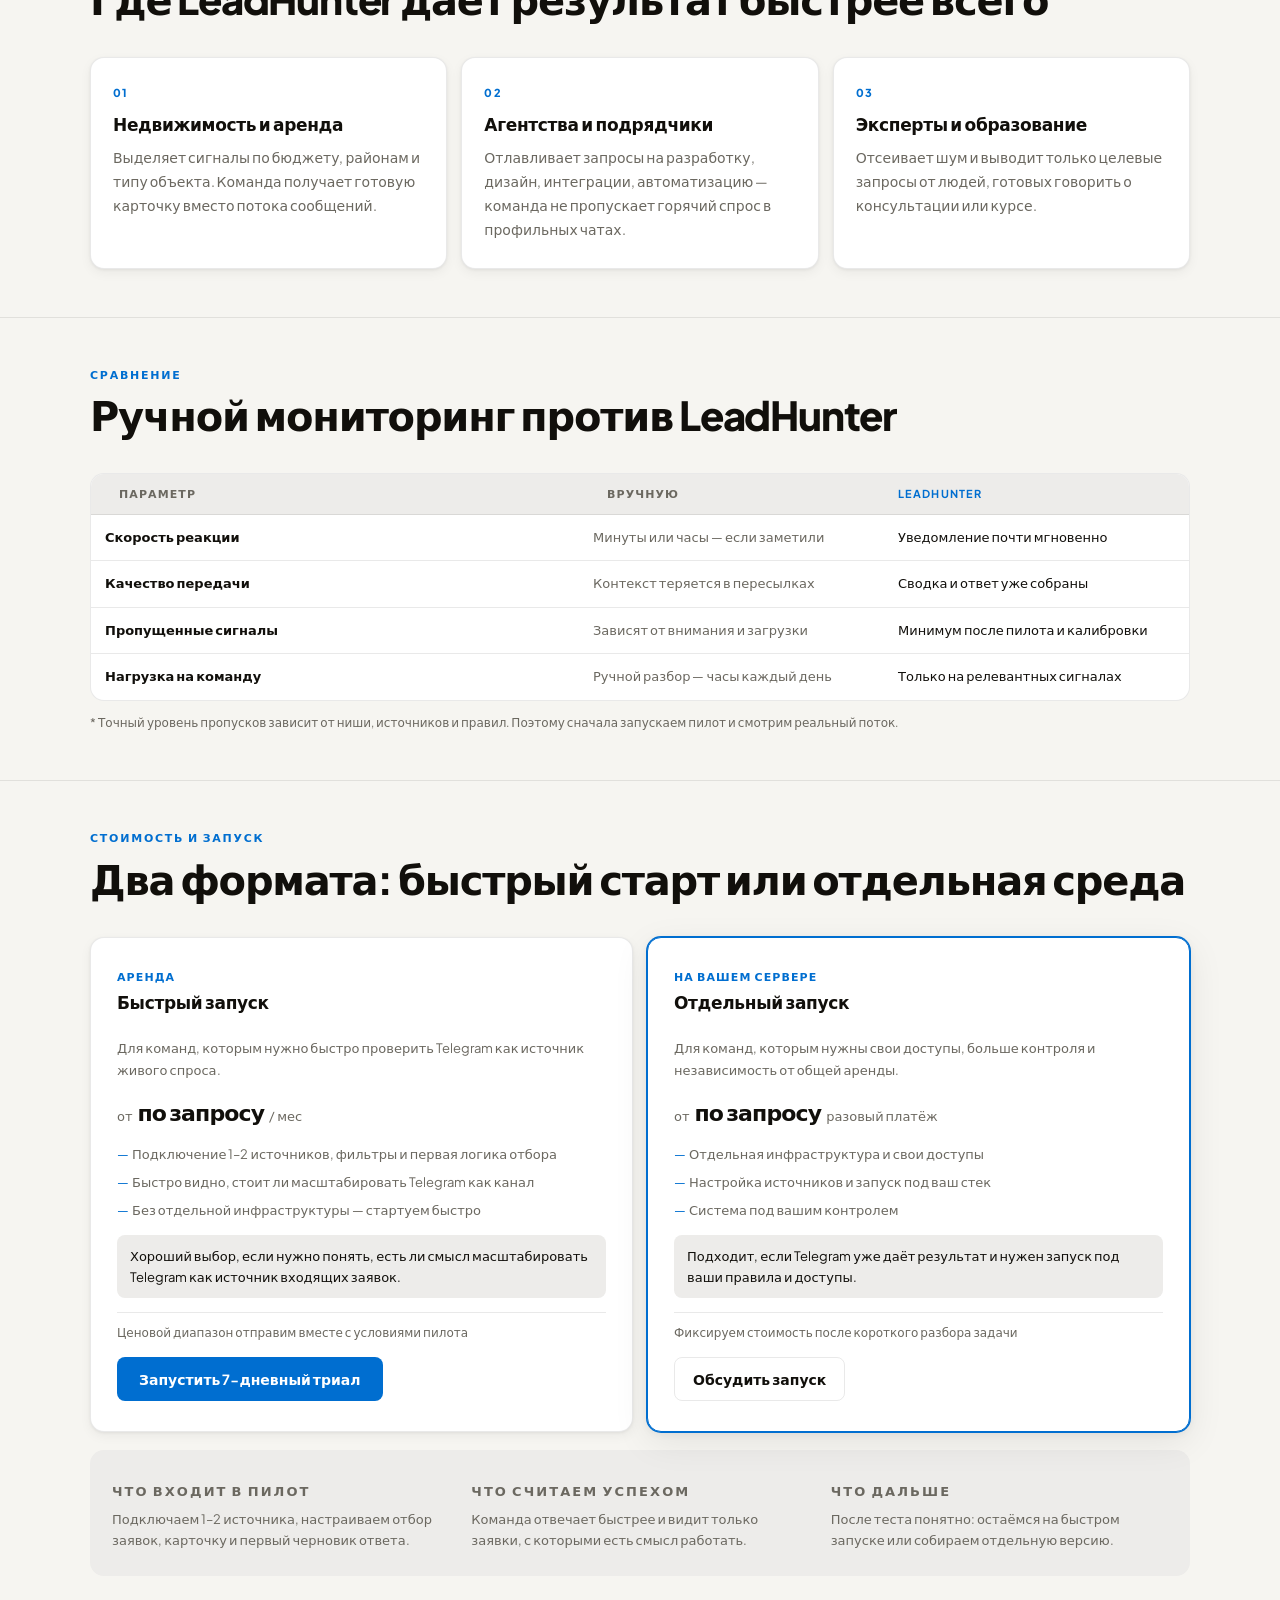
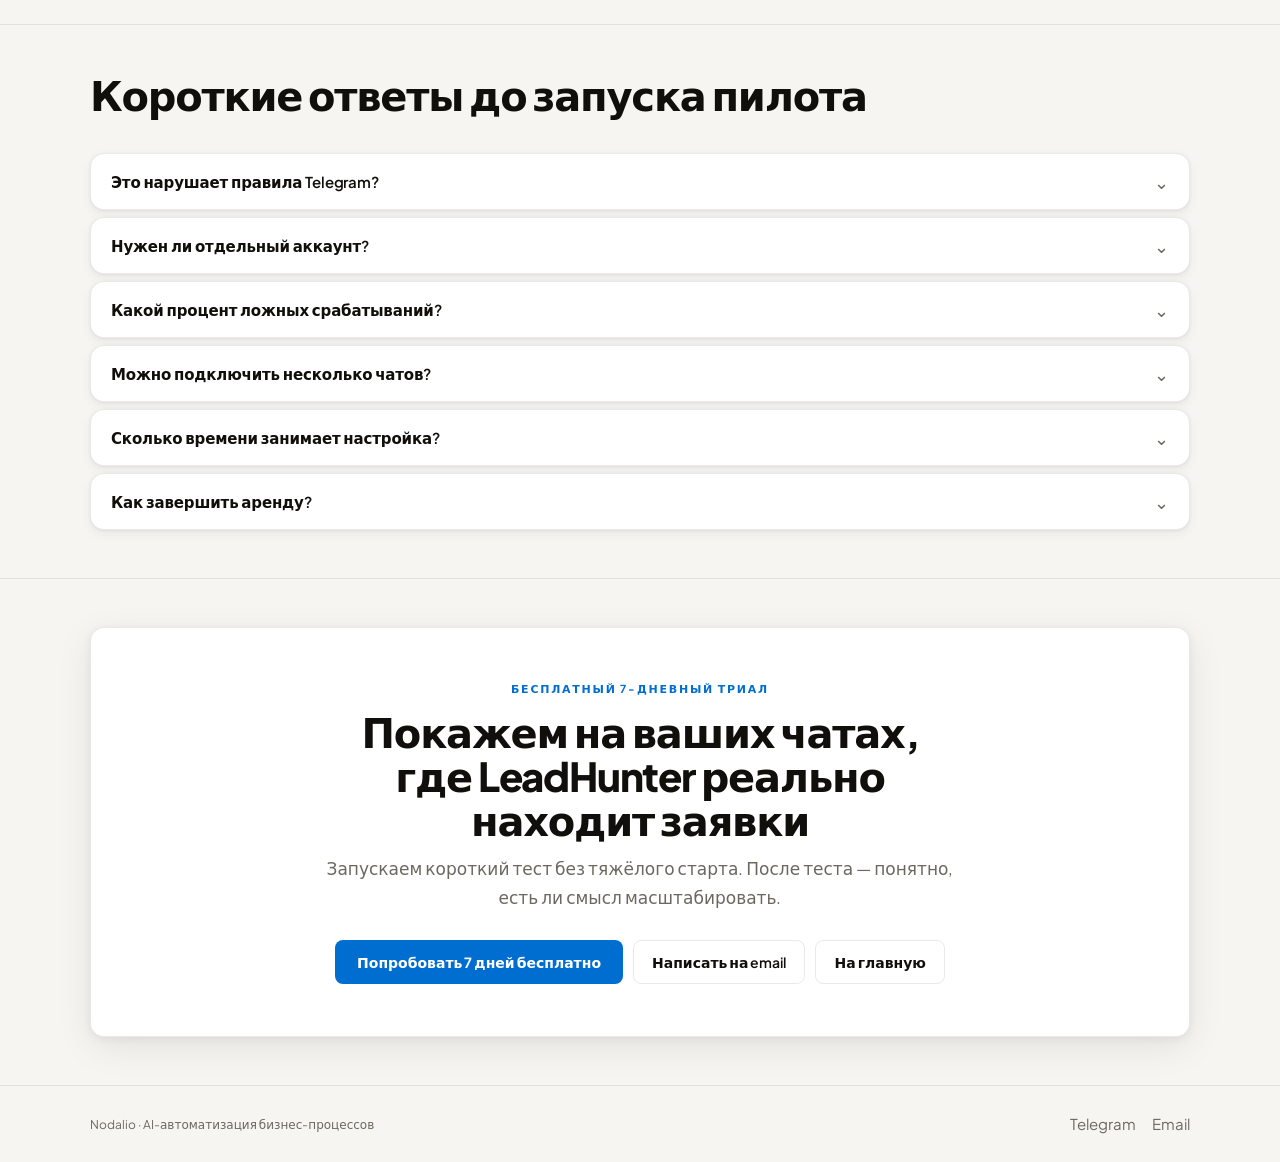
<file: leadhunter.html>
<!doctype html>
<html lang="ru" data-lang="ru" data-theme="light">
<head>
  <meta charset="utf-8">
  <meta name="viewport" content="width=device-width, initial-scale=1">
  <title>LeadHunter · Nodalio</title>
  <meta name="description" content="LeadHunter мониторит Telegram-чаты, находит горячие запросы и помогает команде ответить первым — раньше конкурентов.">
  <link rel="preconnect" href="https://fonts.googleapis.com">
  <link href="https://fonts.googleapis.com/css2?family=Plus+Jakarta+Sans:ital,wght@0,400;0,500;0,600;0,700;0,800;1,400&display=swap" rel="stylesheet">
  <style>
  :root{--bg:#f6f5f1;--bg2:#edecea;--card:#ffffff;--text:#110f0b;--muted:#6b6860;--border:rgba(17,15,11,.09);--accent:oklch(0.54 0.175 253);--accent-h:oklch(0.48 0.175 253);--accent-s:oklch(0.97 0.022 253);--sh-s:0 1px 3px rgba(17,15,11,.06),0 4px 12px rgba(17,15,11,.05);--sh-m:0 2px 8px rgba(17,15,11,.06),0 10px 36px rgba(17,15,11,.08);--r:14px;--cont:1100px;--nav:60px;--tr:color .2s,background .2s,border-color .2s,opacity .2s,box-shadow .2s}
  [data-theme="dark"]{--bg:#0d0c0a;--bg2:#161411;--card:#1a1815;--text:#edece5;--muted:#8a8780;--border:rgba(237,236,229,.08);--accent:oklch(0.65 0.17 253);--accent-h:oklch(0.72 0.17 253);--accent-s:oklch(0.20 0.04 253);--sh-s:0 1px 4px rgba(0,0,0,.22),0 4px 16px rgba(0,0,0,.18);--sh-m:0 2px 8px rgba(0,0,0,.28),0 10px 40px rgba(0,0,0,.30)}
  *,*::before,*::after{box-sizing:border-box;margin:0;padding:0}
  html{scroll-behavior:smooth;-webkit-text-size-adjust:100%}
  body{font-family:'Plus Jakarta Sans',system-ui,sans-serif;font-size:15px;line-height:1.6;background:var(--bg);color:var(--text);transition:var(--tr);overflow-x:hidden}
  a{color:inherit;text-decoration:none}
  button{font:inherit;cursor:pointer;border:none;background:none}
  details>summary{list-style:none;cursor:pointer}
  details>summary::-webkit-details-marker{display:none}
  .container{width:min(var(--cont),calc(100% - 40px));margin:0 auto}
  .section{padding:64px 0}.tight{padding:48px 0}
  hr.div{border:none;border-top:1px solid var(--border);margin:0}
  .t-label{font-size:11px;font-weight:700;letter-spacing:.16em;text-transform:uppercase;color:var(--accent)}
  .t-h1{font-size:clamp(36px,6vw,70px);font-weight:800;line-height:1.04;letter-spacing:-.04em}
  .t-h2{font-size:clamp(24px,3.5vw,40px);font-weight:800;line-height:1.1;letter-spacing:-.03em;margin-bottom:12px}
  .t-h3{font-size:17px;font-weight:700;letter-spacing:-.02em;margin-bottom:8px}
  .t-sub{font-size:17px;color:var(--muted);line-height:1.7;max-width:54ch}
  .aw{color:var(--accent)}
  .cta{display:inline-flex;align-items:center;gap:7px;background:var(--accent);color:#fff;font-size:14px;font-weight:700;padding:11px 22px;border-radius:8px;transition:var(--tr);white-space:nowrap}
  .cta:hover{background:var(--accent-h)}
  .ghost{display:inline-flex;align-items:center;gap:7px;background:transparent;color:var(--text);font-size:14px;font-weight:600;padding:10px 18px;border-radius:8px;border:1px solid var(--border);transition:var(--tr);white-space:nowrap}
  .ghost:hover{border-color:color-mix(in oklab,var(--border) 50%,var(--text))}
  .btn-row{display:flex;align-items:center;gap:10px;flex-wrap:wrap}
  .nav{position:sticky;top:0;z-index:50;height:var(--nav);background:color-mix(in oklab,var(--bg) 88%,transparent);backdrop-filter:blur(14px);-webkit-backdrop-filter:blur(14px);border-bottom:1px solid var(--border)}
  .nav .container{height:100%;display:flex;align-items:center;gap:16px}
  .brand{font-size:18px;font-weight:800;letter-spacing:-.04em;color:var(--text);margin-right:auto}
  .brand span{color:var(--accent)}
  .top-rail{display:flex;align-items:center;gap:2px}
  .top-rail a{font-size:13px;font-weight:500;color:var(--muted);padding:6px 10px;border-radius:7px;transition:var(--tr)}
  .top-rail a:hover{color:var(--text);background:var(--bg2)}
  .nav-r{display:flex;align-items:center;gap:8px}
  .lang{display:flex;background:var(--bg2);border-radius:7px;padding:2px}
  .lang button{font-size:12px;font-weight:700;padding:4px 8px;border-radius:5px;color:var(--muted);transition:var(--tr)}
  .lang button.active{background:var(--card);color:var(--text);box-shadow:var(--sh-s)}
  #tt{width:34px;height:34px;border-radius:8px;border:1px solid var(--border);font-size:15px;color:var(--muted);transition:var(--tr);display:flex;align-items:center;justify-content:center}
  #tt:hover{color:var(--text)}
  .phero{padding:56px 0 64px}
  .phero-grid{display:grid;grid-template-columns:1fr 1fr;gap:56px;align-items:start}
  .ptag{display:inline-flex;font-size:12px;font-weight:700;padding:5px 12px;border-radius:6px;background:var(--accent-s);color:var(--accent);letter-spacing:.04em;text-transform:uppercase;margin-bottom:20px}
  .hstats{display:flex;gap:28px;margin-top:30px;padding-top:22px;border-top:1px solid var(--border)}
  .hstat strong{display:block;font-size:22px;font-weight:800;letter-spacing:-.04em}
  .hstat span{font-size:12px;color:var(--muted);line-height:1.4}
  .demo{border-radius:var(--r);overflow:hidden;box-shadow:var(--sh-m);border:1px solid var(--border)}
  .demo-hd{background:var(--accent);padding:12px 18px;display:flex;align-items:center;gap:8px}
  .dot{width:8px;height:8px;border-radius:50%;background:rgba(255,255,255,.4)}
  .demo-hd span{font-size:12px;font-weight:700;color:rgba(255,255,255,.9);letter-spacing:.04em;text-transform:uppercase}
  .demo-bd{background:var(--card);padding:18px;display:flex;flex-direction:column;gap:10px}
  .dmsg{background:var(--bg2);border-radius:10px;padding:12px 14px;font-size:13px;color:var(--muted);line-height:1.6}
  .dmsg strong{display:block;font-size:11px;font-weight:700;letter-spacing:.1em;text-transform:uppercase;color:var(--accent);margin-bottom:3px}
  .dsum{background:var(--accent-s);border:1px solid color-mix(in oklab,var(--accent) 20%,transparent);border-radius:10px;padding:12px 14px}
  .dsum-hd{font-size:11px;font-weight:700;letter-spacing:.1em;text-transform:uppercase;color:var(--accent);margin-bottom:7px}
  .dsum ul{list-style:none;display:flex;flex-direction:column;gap:3px}
  .dsum li{font-size:13px;color:var(--text);display:flex;gap:5px}
  .dsum li::before{content:"—";color:var(--accent);flex-shrink:0}
  .drep{background:var(--card);border:1px solid var(--border);border-radius:10px;padding:12px 14px}
  .drep-hd{font-size:11px;font-weight:700;letter-spacing:.1em;text-transform:uppercase;color:var(--muted);margin-bottom:5px}
  .drep p{font-size:13px;color:var(--text);line-height:1.6}
  .sh{margin-bottom:36px}
  .card{background:var(--card);border:1px solid var(--border);border-radius:var(--r);box-shadow:var(--sh-s);padding:26px 22px}
  .g3{display:grid;grid-template-columns:repeat(3,1fr);gap:14px}
  .g2{display:grid;grid-template-columns:1fr 1fr;gap:14px}
  .g4{display:grid;grid-template-columns:repeat(4,1fr);gap:14px}
  .card p{font-size:14px;color:var(--muted);line-height:1.7;margin-top:6px}
  .num{font-size:11px;font-weight:800;letter-spacing:.12em;color:var(--accent);text-transform:uppercase;margin-bottom:10px}
  .sn{font-size:30px;font-weight:800;letter-spacing:-.04em;color:var(--border);margin-bottom:14px;line-height:1}
  .mrow{display:flex;gap:32px;margin-top:28px;padding-top:22px;border-top:1px solid var(--border)}
  .mi strong{font-size:26px;font-weight:800;letter-spacing:-.04em;color:var(--text);display:block}
  .mi span{font-size:13px;color:var(--muted)}
  .ctag{display:flex;flex-direction:column;gap:3px;margin-bottom:12px}
  .ctag .ni{font-size:11px;font-weight:700;text-transform:uppercase;letter-spacing:.08em;color:var(--accent)}
  .ctag .me{font-size:13px;font-weight:600;color:var(--text)}
  .ba-row{display:grid;grid-template-columns:1fr 1fr;gap:8px;margin:12px 0}
  .ba{padding:11px 13px;border-radius:9px;background:var(--bg2)}
  .bal{font-size:11px;font-weight:700;letter-spacing:.1em;text-transform:uppercase;color:var(--muted);display:block;margin-bottom:3px}
  .bal.af{color:var(--accent)}
  .ba p{font-size:13px;color:var(--muted);line-height:1.55}
  .chip{font-size:12px;font-weight:600;color:var(--accent);background:var(--accent-s);border-radius:6px;padding:5px 11px;display:inline-block}
  .ctable{border:1px solid var(--border);border-radius:var(--r);overflow:hidden;background:var(--card)}
  .crow,.chdr{display:grid;grid-template-columns:1.6fr 1fr 1fr}
  .chdr{background:var(--bg2);border-bottom:1px solid var(--border)}
  .chdr span{padding:11px 14px;font-size:11px;font-weight:700;text-transform:uppercase;letter-spacing:.1em;color:var(--muted)}
  .chdr span:last-child{color:var(--accent)}
  .crow{border-bottom:1px solid var(--border)}
  .crow:last-child{border-bottom:none}
  .crow>*{padding:13px 14px;font-size:13px;line-height:1.5}
  .crow strong{font-weight:600;color:var(--text);display:flex;align-items:center}
  .crow .mn{color:var(--muted)}
  .crow .lh{color:var(--text);font-weight:500}
  .cnote{font-size:12px;color:var(--muted);margin-top:12px;line-height:1.6}
  .pc{background:var(--card);border:1px solid var(--border);border-radius:var(--r);padding:30px 26px;box-shadow:var(--sh-s);display:flex;flex-direction:column;gap:14px}
  .pc.ft{border-color:var(--accent);box-shadow:0 0 0 1px var(--accent),var(--sh-m)}
  .pb{display:flex;align-items:baseline;gap:5px;flex-wrap:wrap}
  .pbadge{font-size:11px;font-weight:700;text-transform:uppercase;letter-spacing:.1em;color:var(--accent)}
  .pfrom,.pper{font-size:13px;color:var(--muted)}
  .pval{font-size:22px;font-weight:800;letter-spacing:-.04em}
  .pfit{font-size:13px;color:var(--muted);line-height:1.65}
  .pfeats{list-style:none;display:flex;flex-direction:column;gap:7px}
  .pfeats li{font-size:13px;color:var(--muted);padding-left:15px;position:relative;line-height:1.6}
  .pfeats li::before{content:"—";position:absolute;left:0;color:var(--accent)}
  .pnote{font-size:12px;color:var(--muted);padding-top:10px;border-top:1px solid var(--border)}
  .pout{font-size:13px;color:var(--text);background:var(--bg2);border-radius:8px;padding:11px 13px;line-height:1.6}
  .pilot{background:var(--bg2);border-radius:var(--r);padding:26px 22px;margin-top:18px;display:grid;grid-template-columns:repeat(3,1fr);gap:22px}
  .pi p{font-size:13px;color:var(--muted);line-height:1.6;margin-top:5px}
  .faqlist{display:flex;flex-direction:column;gap:7px}
  .fqi{background:var(--card);border:1px solid var(--border);border-radius:var(--r);overflow:hidden;box-shadow:var(--sh-s)}
  .fqi summary{display:flex;align-items:center;justify-content:space-between;padding:17px 20px;gap:14px}
  .fqi summary h3{font-size:15px;font-weight:600;letter-spacing:-.01em;line-height:1.4}
  .fchev{font-size:18px;color:var(--muted);transition:transform .2s;flex-shrink:0;line-height:1}
  details[open] .fchev{transform:rotate(180deg)}
  .fqi p{padding:0 20px 16px;font-size:14px;color:var(--muted);line-height:1.7}
  .fcta{background:var(--card);border:1px solid var(--border);border-radius:var(--r);padding:52px 48px;text-align:center;box-shadow:var(--sh-m)}
  .fcta .t-label{margin-bottom:12px}
  .fcta .t-h2{max-width:22ch;margin:0 auto 12px}
  .fcta .t-sub{margin:0 auto 28px;text-align:center}
  .fcta .btn-row{justify-content:center}
  .footer{padding:26px 0;border-top:1px solid var(--border)}
  .footer .container{display:flex;align-items:center;justify-content:space-between;gap:14px;flex-wrap:wrap}
  .footer small{font-size:12px;color:var(--muted)}
  .footer a{color:var(--muted);transition:color .2s}
  .footer a:hover{color:var(--text)}
  @media(max-width:880px){.phero-grid{grid-template-columns:1fr;gap:36px}.g4{grid-template-columns:1fr 1fr}.g3{grid-template-columns:1fr}.pilot{grid-template-columns:1fr}.top-rail{display:none}.fcta{padding:36px 22px}}
  @media(max-width:640px){.g2,.g4{grid-template-columns:1fr}.hstats,.mrow{flex-wrap:wrap;gap:18px}.ba-row{grid-template-columns:1fr}.crow,.chdr{grid-template-columns:1fr 1fr}.chdr span:nth-child(2),.crow .mn{display:none}}
  [data-lang="ru"] [data-en]{display:none}
  [data-lang="en"] [data-ru]{display:none}
  .fade{opacity:0;transform:translateY(16px);transition:opacity .4s ease,transform .4s ease}
  .fade.in{opacity:1;transform:translateY(0)}
  </style>
</head>
<body>

<header class="nav">
  <div class="container">
    <a class="brand" href="index.html">Noda<span>lio</span></a>
    <nav class="top-rail">
      <a href="#problem"><span data-ru>Боль</span><span data-en>Problem</span></a>
      <a href="#how"><span data-ru>Как работает</span><span data-en>How it works</span></a>
      <a href="#pricing"><span data-ru>Стоимость</span><span data-en>Pricing</span></a>
      <a href="#faq">FAQ</a>
    </nav>
    <div class="nav-r">
      <div class="lang">
        <button type="button" class="active" data-lb="ru" onclick="setLang('ru')">RU</button>
        <button type="button" data-lb="en" onclick="setLang('en')">EN</button>
      </div>
      <button id="tt" aria-label="Toggle theme">☽</button>
      <a class="ghost" href="index.html" style="padding:8px 14px;font-size:13px"><span data-ru>На главную</span><span data-en>Home</span></a>
      <a class="cta" href="https://t.me/olshanskiy_ad" target="_blank" rel="noreferrer"><span data-ru>Написать в Telegram</span><span data-en>Contact via Telegram</span></a>
    </div>
  </div>
</header>

<main>

<!-- HERO -->
<section class="phero">
  <div class="container">
    <div class="phero-grid">
      <div>
        <div class="ptag"><span data-ru>Готовый продукт · Telegram</span><span data-en>Ready product · Telegram</span></div>
        <h1 class="t-h1" style="max-width:12ch;margin-bottom:18px">
          <span data-ru>LeadHunter находит горячие запросы <span class="aw">раньше конкурентов</span></span>
          <span data-en>LeadHunter finds hot requests <span class="aw">before competitors</span></span>
        </h1>
        <p class="t-sub" style="margin-bottom:26px">
          <span data-ru>Мониторит чаты и каналы, отсеивает шум, квалифицирует запрос и помогает ответить первым — пока другие ещё не увидели сообщение.</span>
          <span data-en>Monitors chats and channels, filters noise, qualifies the request, and helps you reply first — while others haven't even seen the message.</span>
        </p>
        <div class="btn-row">
          <a class="cta" href="https://t.me/olshanskiy_ad" target="_blank" rel="noreferrer"><span data-ru>Запустить 7-дневный триал</span><span data-en>Start 7-day trial</span></a>
          <a class="ghost" href="#pricing"><span data-ru>Посмотреть стоимость</span><span data-en>See pricing</span></a>
        </div>
        <div class="hstats">
          <div class="hstat"><strong>&lt;3 <span style="font-size:.5em" data-ru>сек</span><span style="font-size:.5em" data-en>sec</span></strong><span data-ru>от сообщения до сигнала</span><span data-en>from message to signal</span></div>
          <div class="hstat"><strong>24/7</strong><span data-ru>без ручного дежурства</span><span data-en>no manual watch duty</span></div>
          <div class="hstat"><strong>1 <span style="font-size:.5em" data-ru>карточка</span><span style="font-size:.5em" data-en>card</span></strong><span data-ru>вся суть запроса</span><span data-en>full request context</span></div>
        </div>
      </div>
      <div class="demo">
        <div class="demo-hd"><div class="dot"></div><div class="dot"></div><div class="dot"></div><span>LeadHunter · <span data-ru>Сигнал</span><span data-en>Signal</span></span></div>
        <div class="demo-bd">
          <div class="dmsg"><strong><span data-ru>Чат «Аренда Москва»</span><span data-en>Chat "Rent Moscow"</span></strong><span data-ru>Ищу 2-комнатную квартиру до 180к рядом с Белорусской, переезд в мае.</span><span data-en>Looking for a 2-bedroom up to 180k near Belorusskaya, moving in May.</span></div>
          <div class="dsum"><div class="dsum-hd"><span data-ru>Сводка по лиду</span><span data-en>Lead summary</span></div><ul><li><span data-ru>Ниша: недвижимость / аренда</span><span data-en>Niche: real estate / rentals</span></li><li><span data-ru>Приоритет: высокий</span><span data-en>Priority: high</span></li><li><span data-ru>Бюджет и локация указаны явно</span><span data-en>Budget and location stated clearly</span></li></ul></div>
          <div class="drep"><div class="drep-hd"><span data-ru>Готовый первый ответ</span><span data-en>Suggested first reply</span></div><p><span data-ru>Добрый день! Есть варианты под ваш бюджет рядом с Белорусской. Пришлю подборку и договоримся о просмотре.</span><span data-en>Hello! I have options within your budget near Belorusskaya. I'll send a shortlist and arrange a viewing.</span></p></div>
        </div>
      </div>
    </div>
  </div>
</section>

<hr class="div">

<!-- PROBLEM -->
<section class="section tight" id="problem">
  <div class="container">
    <div class="sh"><p class="t-label" style="margin-bottom:10px"><span data-ru>Знакомая боль</span><span data-en>Familiar pain</span></p><h2 class="t-h2"><span data-ru>Лиды уже появляются в Telegram. Вы просто видите их слишком поздно.</span><span data-en>Leads are already in Telegram. You just see them too late.</span></h2></div>
    <div class="g3">
      <div class="card fade"><h3 class="t-h3"><span data-ru>Физически невозможно</span><span data-en>Physically impossible</span></h3><p><span data-ru>Следить за десятками чатов и каналов одновременно — нереально без выгорания команды.</span><span data-en>Monitoring dozens of chats and channels at once is impossible without burning out the team.</span></p></div>
      <div class="card fade"><h3 class="t-h3"><span data-ru>Всегда опаздываете</span><span data-en>Always late</span></h3><p><span data-ru>Пока менеджер замечает запрос — кто-то уже ответил первым. Горячий лид не ждёт.</span><span data-en>By the time a manager notices the request, a competitor has already replied. Hot leads don't wait.</span></p></div>
      <div class="card fade"><h3 class="t-h3"><span data-ru>Ручной разбор — это потери</span><span data-en>Manual triage means loss</span></h3><p><span data-ru>Мониторинг съедает часы, но всё равно даёт сбои — один занятой день, и важный запрос пропущен.</span><span data-en>Monitoring eats hours and still breaks down — one busy day and a valuable lead is gone.</span></p></div>
    </div>
  </div>
</section>

<hr class="div">

<!-- WHAT YOU GET -->
<section class="section tight">
  <div class="container">
    <div class="sh"><p class="t-label" style="margin-bottom:10px"><span data-ru>Что получает команда</span><span data-en>What your team gets</span></p><h2 class="t-h2"><span data-ru>Четыре конкретных результата вместо ручного мониторинга</span><span data-en>Four concrete outcomes instead of manual monitoring</span></h2></div>
    <div class="g2">
      <div class="card fade"><div class="num">01</div><h3 class="t-h3"><span data-ru>Следит за входящими 24/7</span><span data-en>Monitors inbound demand 24/7</span></h3><p><span data-ru>Отслеживает чаты, каналы и комментарии без ручного дежурства — непрерывно.</span><span data-en>Tracks chats, channels, and comments with no manual watch duty — continuously.</span></p></div>
      <div class="card fade"><div class="num">02</div><h3 class="t-h3"><span data-ru>Отделяет живой запрос от шума</span><span data-en>Separates real demand from noise</span></h3><p><span data-ru>Реагирует только на сообщения с реальным шансом на сделку — не на обсуждения и флуд.</span><span data-en>Reacts only to messages with a real chance of a deal — not discussions or flood.</span></p></div>
      <div class="card fade"><div class="num">03</div><h3 class="t-h3"><span data-ru>Собирает суть в одну карточку</span><span data-en>Extracts essentials into one card</span></h3><p><span data-ru>Менеджер видит приоритет и ключевые детали сразу — без разбора длинных пересылок.</span><span data-en>The manager sees priority and key details instantly — without untangling long forwards.</span></p></div>
      <div class="card fade"><div class="num">04</div><h3 class="t-h3"><span data-ru>Подсказывает первый ответ</span><span data-en>Suggests the first reply</span></h3><p><span data-ru>Готовый черновик ускоряет реакцию и сохраняет тон команды. Финальное решение — за человеком.</span><span data-en>A ready draft speeds up reaction and keeps your team's tone. Final decision stays with the person.</span></p></div>
    </div>
  </div>
</section>

<hr class="div">

<!-- HOW IT WORKS -->
<section class="section tight" id="how">
  <div class="container">
    <div class="sh"><p class="t-label" style="margin-bottom:10px"><span data-ru>Как это работает</span><span data-en>How it works</span></p><h2 class="t-h2"><span data-ru>От сообщения до первого ответа — четыре шага</span><span data-en>From a message to the first reply — four steps</span></h2></div>
    <div class="g4">
      <div class="card fade"><div class="sn">01</div><h3 class="t-h3"><span data-ru>Кто-то пишет в чате</span><span data-en>Someone posts in a chat</span></h3><p><span data-ru>Новый запрос появляется в подключённом чате или канале.</span><span data-en>A new request appears in one of the connected chats or channels.</span></p></div>
      <div class="card fade"><div class="sn">02</div><h3 class="t-h3"><span data-ru>Система отсеивает шум</span><span data-en>System removes noise</span></h3><p><span data-ru>Оставляет только сообщения с реальным шансом на сделку или диалог.</span><span data-en>Keeps only messages with a real chance of a deal or conversation.</span></p></div>
      <div class="card fade"><div class="sn">03</div><h3 class="t-h3"><span data-ru>Менеджер получает карточку</span><span data-en>Manager gets a card</span></h3><p><span data-ru>Приоритет, детали и черновик ответа — всё сразу в одном месте.</span><span data-en>Priority, details, and a reply draft — all in one place, instantly.</span></p></div>
      <div class="card fade"><div class="sn">04</div><h3 class="t-h3"><span data-ru>Команда отвечает первой</span><span data-en>Team replies first</span></h3><p><span data-ru>Включаетесь только на релевантных сигналах — горячий спрос больше не проходит мимо.</span><span data-en>You engage only on relevant signals — hot demand stops slipping through.</span></p></div>
    </div>
    <div class="mrow">
      <div class="mi"><strong>&lt;3 <span style="font-size:.5em" data-ru>мин</span><span style="font-size:.5em" data-en>min</span></strong><span data-ru>от сообщения до первого сигнала</span><span data-en>from message to first signal</span></div>
      <div class="mi"><strong>24/7</strong><span data-ru>мониторинг без ручного дежурства</span><span data-en>monitoring without manual watch</span></div>
      <div class="mi"><strong>1</strong><span data-ru>карточка вместо пересылок и разбора</span><span data-en>card instead of forwards and triage</span></div>
    </div>
  </div>
</section>

<hr class="div">

<!-- CASES -->
<section class="section tight">
  <div class="container">
    <div class="sh"><p class="t-label" style="margin-bottom:10px"><span data-ru>На практике</span><span data-en>Real-world results</span></p><h2 class="t-h2"><span data-ru>Два примера, где LeadHunter дал быстрый результат</span><span data-en>Two examples where LeadHunter delivered fast results</span></h2></div>
    <div class="g2">
      <div class="card fade">
        <div class="ctag"><span class="ni"><span data-ru>Агентство / услуги</span><span data-en>Agency / services</span></span><span class="me"><span data-ru>50+ чатов в одном потоке</span><span data-en>50+ chats in one flow</span></span></div>
        <h3 class="t-h3"><span data-ru>Убрали ручной мониторинг десятков Telegram-чатов</span><span data-en>Removed manual monitoring across dozens of Telegram chats</span></h3>
        <div class="ba-row"><div class="ba"><span class="bal"><span data-ru>До</span><span data-en>Before</span></span><p><span data-ru>Постоянное дежурство в чатах. Часы уходят, а запросы всё равно пропускают.</span><span data-en>Constant watch duty. Hours spent — requests still missed.</span></p></div><div class="ba"><span class="bal af"><span data-ru>После</span><span data-en>After</span></span><p><span data-ru>Команда видит только релевантные сигналы и включается в нужный момент.</span><span data-en>The team sees only relevant signals and steps in at the right moment.</span></p></div></div>
        <div class="chip"><span data-ru>Быстрее первый ответ, чище передача в продажи</span><span data-en>Faster first reply, cleaner handoff into sales</span></div>
      </div>
      <div class="card fade">
        <div class="ctag"><span class="ni"><span data-ru>Недвижимость / аренда</span><span data-en>Real estate / rentals</span></span><span class="me"><span data-ru>&lt;3 минуты до первого ответа</span><span data-en>&lt;3 minutes to first reply</span></span></div>
        <h3 class="t-h3"><span data-ru>Собрали лид в одну карточку вместо длинных пересылок</span><span data-en>Turned raw chat traffic into one clear lead card</span></h3>
        <div class="ba-row"><div class="ba"><span class="bal"><span data-ru>До</span><span data-en>Before</span></span><p><span data-ru>Контекст терялся в пересылках. Менеджер разбирал запрос вместо ответа.</span><span data-en>Context lost in threads. Manager on triage instead of replying.</span></p></div><div class="ba"><span class="bal af"><span data-ru>После</span><span data-en>After</span></span><p><span data-ru>Бюджет, локация и черновик ответа — сразу в одной карточке.</span><span data-en>Budget, location, and reply draft — immediately in one card.</span></p></div></div>
        <div class="chip"><span data-ru>Меньше потерь на первом касании, выше скорость реакции</span><span data-en>Fewer missed first touches, faster response speed</span></div>
      </div>
    </div>
  </div>
</section>

<hr class="div">

<!-- USE CASES -->
<section class="section tight">
  <div class="container">
    <div class="sh"><p class="t-label" style="margin-bottom:10px"><span data-ru>Кому подходит</span><span data-en>Who it's for</span></p><h2 class="t-h2"><span data-ru>Где LeadHunter даёт результат быстрее всего</span><span data-en>Where LeadHunter creates results fastest</span></h2></div>
    <div class="g3">
      <div class="card fade"><div class="num">01</div><h3 class="t-h3"><span data-ru>Недвижимость и аренда</span><span data-en>Real estate &amp; rentals</span></h3><p><span data-ru>Выделяет сигналы по бюджету, районам и типу объекта. Команда получает готовую карточку вместо потока сообщений.</span><span data-en>Detects signals by budget, area, and property type. The team gets a ready card instead of a message flood.</span></p></div>
      <div class="card fade"><div class="num">02</div><h3 class="t-h3"><span data-ru>Агентства и подрядчики</span><span data-en>Agencies &amp; contractors</span></h3><p><span data-ru>Отлавливает запросы на разработку, дизайн, интеграции, автоматизацию — команда не пропускает горячий спрос в профильных чатах.</span><span data-en>Captures requests for development, design, integrations, automation — no hot demand missed in niche chats.</span></p></div>
      <div class="card fade"><div class="num">03</div><h3 class="t-h3"><span data-ru>Эксперты и образование</span><span data-en>Experts &amp; education</span></h3><p><span data-ru>Отсеивает шум и выводит только целевые запросы от людей, готовых говорить о консультации или курсе.</span><span data-en>Filters noise and surfaces only target requests from people ready to talk about a consultation or course.</span></p></div>
    </div>
  </div>
</section>

<hr class="div">

<!-- COMPARISON -->
<section class="section tight">
  <div class="container">
    <div class="sh"><p class="t-label" style="margin-bottom:10px"><span data-ru>Сравнение</span><span data-en>Comparison</span></p><h2 class="t-h2"><span data-ru>Ручной мониторинг против LeadHunter</span><span data-en>Manual monitoring vs LeadHunter</span></h2></div>
    <div class="ctable">
      <div class="chdr"><span><span data-ru>Параметр</span><span data-en>Parameter</span></span><span><span data-ru>Вручную</span><span data-en>Manual</span></span><span>LeadHunter</span></div>
      <div class="crow"><strong><span data-ru>Скорость реакции</span><span data-en>Response speed</span></strong><span class="mn"><span data-ru>Минуты или часы — если заметили</span><span data-en>Minutes or hours — if noticed</span></span><span class="lh"><span data-ru>Уведомление почти мгновенно</span><span data-en>Notification almost instantly</span></span></div>
      <div class="crow"><strong><span data-ru>Качество передачи</span><span data-en>Handoff quality</span></strong><span class="mn"><span data-ru>Контекст теряется в пересылках</span><span data-en>Context lost in forwarding</span></span><span class="lh"><span data-ru>Сводка и ответ уже собраны</span><span data-en>Summary and reply already prepared</span></span></div>
      <div class="crow"><strong><span data-ru>Пропущенные сигналы</span><span data-en>Missed signals</span></strong><span class="mn"><span data-ru>Зависят от внимания и загрузки</span><span data-en>Depend on one person's attention</span></span><span class="lh"><span data-ru>Минимум после пилота и калибровки</span><span data-en>Minimised after pilot and calibration</span></span></div>
      <div class="crow"><strong><span data-ru>Нагрузка на команду</span><span data-en>Team load</span></strong><span class="mn"><span data-ru>Ручной разбор — часы каждый день</span><span data-en>Manual triage eats hours daily</span></span><span class="lh"><span data-ru>Только на релевантных сигналах</span><span data-en>Only on relevant signals</span></span></div>
    </div>
    <p class="cnote">*&thinsp;<span data-ru>Точный уровень пропусков зависит от ниши, источников и правил. Поэтому сначала запускаем пилот и смотрим реальный поток.</span><span data-en>The exact miss rate depends on your niche, sources, and filtering rules. That's why we start with a pilot on real traffic.</span></p>
  </div>
</section>

<hr class="div">

<!-- PRICING -->
<section class="section tight" id="pricing">
  <div class="container">
    <div class="sh"><p class="t-label" style="margin-bottom:10px"><span data-ru>Стоимость и запуск</span><span data-en>Pricing and rollout</span></p><h2 class="t-h2"><span data-ru>Два формата: быстрый старт или отдельная среда</span><span data-en>Two formats: fast start or a dedicated setup</span></h2></div>
    <div class="g2">
      <div class="pc fade">
        <div><div class="pbadge"><span data-ru>Аренда</span><span data-en>Rental</span></div><h3 class="t-h3" style="margin-top:4px"><span data-ru>Быстрый запуск</span><span data-en>Fast start</span></h3></div>
        <p class="pfit"><span data-ru>Для команд, которым нужно быстро проверить Telegram как источник живого спроса.</span><span data-en>For teams that want to validate Telegram as a live demand channel quickly.</span></p>
        <div class="pb"><span class="pfrom"><span data-ru>от</span><span data-en>from</span></span><span class="pval"><span data-ru>по запросу</span><span data-en>on request</span></span><span class="pper"><span data-ru>/ мес</span><span data-en>/ mo</span></span></div>
        <ul class="pfeats"><li><span data-ru>Подключение 1–2 источников, фильтры и первая логика отбора</span><span data-en>1–2 source connections, filters, and initial qualification flow</span></li><li><span data-ru>Быстро видно, стоит ли масштабировать Telegram как канал</span><span data-en>Quickly see whether to scale Telegram as a channel</span></li><li><span data-ru>Без отдельной инфраструктуры — стартуем быстро</span><span data-en>No separate infrastructure — launch fast</span></li></ul>
        <div class="pout"><span data-ru>Хороший выбор, если нужно понять, есть ли смысл масштабировать Telegram как источник входящих заявок.</span><span data-en>Good choice if you need to understand whether Telegram is worth scaling as an inbound lead channel.</span></div>
        <p class="pnote"><span data-ru>Ценовой диапазон отправим вместе с условиями пилота</span><span data-en>We'll send the price range together with pilot terms</span></p>
        <a class="cta" href="https://t.me/olshanskiy_ad" target="_blank" rel="noreferrer" style="align-self:flex-start"><span data-ru>Запустить 7-дневный триал</span><span data-en>Start 7-day trial</span></a>
      </div>
      <div class="pc ft fade">
        <div><div class="pbadge"><span data-ru>На вашем сервере</span><span data-en>On your server</span></div><h3 class="t-h3" style="margin-top:4px"><span data-ru>Отдельный запуск</span><span data-en>Dedicated rollout</span></h3></div>
        <p class="pfit"><span data-ru>Для команд, которым нужны свои доступы, больше контроля и независимость от общей аренды.</span><span data-en>For teams that need their own access model, more control, and independence from a shared rental setup.</span></p>
        <div class="pb"><span class="pfrom"><span data-ru>от</span><span data-en>from</span></span><span class="pval"><span data-ru>по запросу</span><span data-en>on request</span></span><span class="pper"><span data-ru>разовый платёж</span><span data-en>one-time</span></span></div>
        <ul class="pfeats"><li><span data-ru>Отдельная инфраструктура и свои доступы</span><span data-en>Separate infrastructure and your own access model</span></li><li><span data-ru>Настройка источников и запуск под ваш стек</span><span data-en>Source setup and launch in your stack</span></li><li><span data-ru>Система под вашим контролем</span><span data-en>A system you control — no dependency on shared rental</span></li></ul>
        <div class="pout"><span data-ru>Подходит, если Telegram уже даёт результат и нужен запуск под ваши правила и доступы.</span><span data-en>Best if Telegram is already working and you need a rollout under your own rules.</span></div>
        <p class="pnote"><span data-ru>Фиксируем стоимость после короткого разбора задачи</span><span data-en>We lock the price after a short review of your task</span></p>
        <a class="ghost" href="mailto:olshanskiy.ad@gmail.com" style="align-self:flex-start"><span data-ru>Обсудить запуск</span><span data-en>Discuss rollout</span></a>
      </div>
    </div>
    <div class="pilot">
      <div class="pi"><p class="t-label" style="margin-bottom:7px"><span data-ru>Что входит в пилот</span><span data-en>What's in the pilot</span></p><p><span data-ru>Подключаем 1–2 источника, настраиваем отбор заявок, карточку и первый черновик ответа.</span><span data-en>We connect 1–2 sources and set up lead filtering, the card, and the first reply draft.</span></p></div>
      <div class="pi"><p class="t-label" style="margin-bottom:7px"><span data-ru>Что считаем успехом</span><span data-en>What counts as success</span></p><p><span data-ru>Команда отвечает быстрее и видит только заявки, с которыми есть смысл работать.</span><span data-en>The team replies faster and sees only requests worth working on.</span></p></div>
      <div class="pi"><p class="t-label" style="margin-bottom:7px"><span data-ru>Что дальше</span><span data-en>What happens next</span></p><p><span data-ru>После теста понятно: остаёмся на быстром запуске или собираем отдельную версию.</span><span data-en>After the trial it's clear: stay on fast-start or move to a dedicated version.</span></p></div>
    </div>
  </div>
</section>

<hr class="div">

<!-- FAQ -->
<section class="section tight" id="faq">
  <div class="container">
    <div class="sh"><h2 class="t-h2"><span data-ru>Короткие ответы до запуска пилота</span><span data-en>Short answers before the pilot starts</span></h2></div>
    <div class="faqlist">
      <details class="fqi fade"><summary><h3><span data-ru>Это нарушает правила Telegram?</span><span data-en>Does this violate Telegram rules?</span></h3><span class="fchev">⌄</span></summary><p><span data-ru>LeadHunter не строится вокруг рассылок или спама. Мы настраиваем аккуратный мониторинг только там, где это допустимо для вашей модели работы.</span><span data-en>LeadHunter is not built around spam or mass outreach. We configure careful monitoring only where it fits your operating model.</span></p></details>
      <details class="fqi fade"><summary><h3><span data-ru>Нужен ли отдельный аккаунт?</span><span data-en>Do I need a separate account?</span></h3><span class="fchev">⌄</span></summary><p><span data-ru>Не всегда. В быстром запуске обычно можно стартовать без отдельной среды. В выделенном варианте фиксируем всё до старта.</span><span data-en>Not always. In the fast-start model you can usually begin without a separate environment. In the dedicated setup we define everything before launch.</span></p></details>
      <details class="fqi fade"><summary><h3><span data-ru>Какой процент ложных срабатываний?</span><span data-en>What is the false positive rate?</span></h3><span class="fchev">⌄</span></summary><p><span data-ru>Зависит от ниши, источников и правил. Мы не обещаем абстрактную цифру: сначала пилот, калибровка на вашем потоке, потом масштаб.</span><span data-en>It depends on your niche, sources, and rules. We don't promise an abstract number: first pilot, calibrate on real traffic, then scale.</span></p></details>
      <details class="fqi fade"><summary><h3><span data-ru>Можно подключить несколько чатов?</span><span data-en>Can I connect multiple chats?</span></h3><span class="fchev">⌄</span></summary><p><span data-ru>Да. Если нужно разделить поток по продуктам, командам или источникам — согласуем конфигурацию до старта.</span><span data-en>Yes. If you need to split the flow by product, team, or source — we define the configuration before launch.</span></p></details>
      <details class="fqi fade"><summary><h3><span data-ru>Сколько времени занимает настройка?</span><span data-en>How long does setup take?</span></h3><span class="fchev">⌄</span></summary><p><span data-ru>Тест запускается быстрее отдельной версии. Срок зависит от числа источников и нужен ли выделенный запуск.</span><span data-en>A trial launches faster than a dedicated version. Timing depends on the number of sources and whether you need a separate rollout.</span></p></details>
      <details class="fqi fade"><summary><h3><span data-ru>Как завершить аренду?</span><span data-en>How do I cancel the rental?</span></h3><span class="fchev">⌄</span></summary><p><span data-ru>Порядок завершения фиксируем до старта. Команда заранее знает, как отключаются источники и когда завершается обслуживание.</span><span data-en>We define the stop process before launch. Your team knows in advance how sources are disconnected and when the service ends.</span></p></details>
    </div>
  </div>
</section>

<hr class="div">

<!-- FINAL CTA -->
<section class="section tight">
  <div class="container">
    <div class="fcta">
      <p class="t-label"><span data-ru>Бесплатный 7-дневный триал</span><span data-en>Free 7-day trial</span></p>
      <h2 class="t-h2"><span data-ru>Покажем на ваших чатах, где LeadHunter реально находит заявки</span><span data-en>We'll show on your chats where LeadHunter actually finds leads</span></h2>
      <p class="t-sub"><span data-ru>Запускаем короткий тест без тяжёлого старта. После теста — понятно, есть ли смысл масштабировать.</span><span data-en>A short test with no heavy rollout. After the trial — you know whether it's worth scaling.</span></p>
      <div class="btn-row">
        <a class="cta" href="https://t.me/olshanskiy_ad" target="_blank" rel="noreferrer"><span data-ru>Попробовать 7 дней бесплатно</span><span data-en>Try free for 7 days</span></a>
        <a class="ghost" href="mailto:olshanskiy.ad@gmail.com"><span data-ru>Написать на email</span><span data-en>Send an email</span></a>
        <a class="ghost" href="index.html"><span data-ru>На главную</span><span data-en>Back to home</span></a>
      </div>
    </div>
  </div>
</section>

</main>

<footer class="footer">
  <div class="container">
    <small>Nodalio &middot; <span data-ru>AI-автоматизация бизнес-процессов</span><span data-en>AI automation for business operations</span></small>
    <div style="display:flex;gap:16px"><a href="https://t.me/olshanskiy_ad" target="_blank" rel="noreferrer">Telegram</a><a href="mailto:olshanskiy.ad@gmail.com">Email</a></div>
  </div>
</footer>

<script>
const H=document.documentElement;
function applyTheme(n){H.setAttribute('data-theme',n);document.getElementById('tt').textContent=n==='dark'?'☀':'☽';localStorage.setItem('nd-theme',n)}
applyTheme(localStorage.getItem('nd-theme')||'light');
document.getElementById('tt').addEventListener('click',()=>applyTheme(H.getAttribute('data-theme')==='dark'?'light':'dark'));
function setLang(l){H.setAttribute('data-lang',l);H.setAttribute('lang',l);document.querySelectorAll('[data-lb]').forEach(b=>b.classList.toggle('active',b.getAttribute('data-lb')===l));localStorage.setItem('nd-lang',l)}
setLang(localStorage.getItem('nd-lang')||'ru');
document.addEventListener('DOMContentLoaded',()=>{
  const io=new IntersectionObserver(entries=>{entries.forEach(e=>{if(e.isIntersecting){e.target.classList.add('in');io.unobserve(e.target)}})},{threshold:0.07});
  document.querySelectorAll('.fade').forEach(el=>io.observe(el));
});
</script>
</body>
</html>
</file>
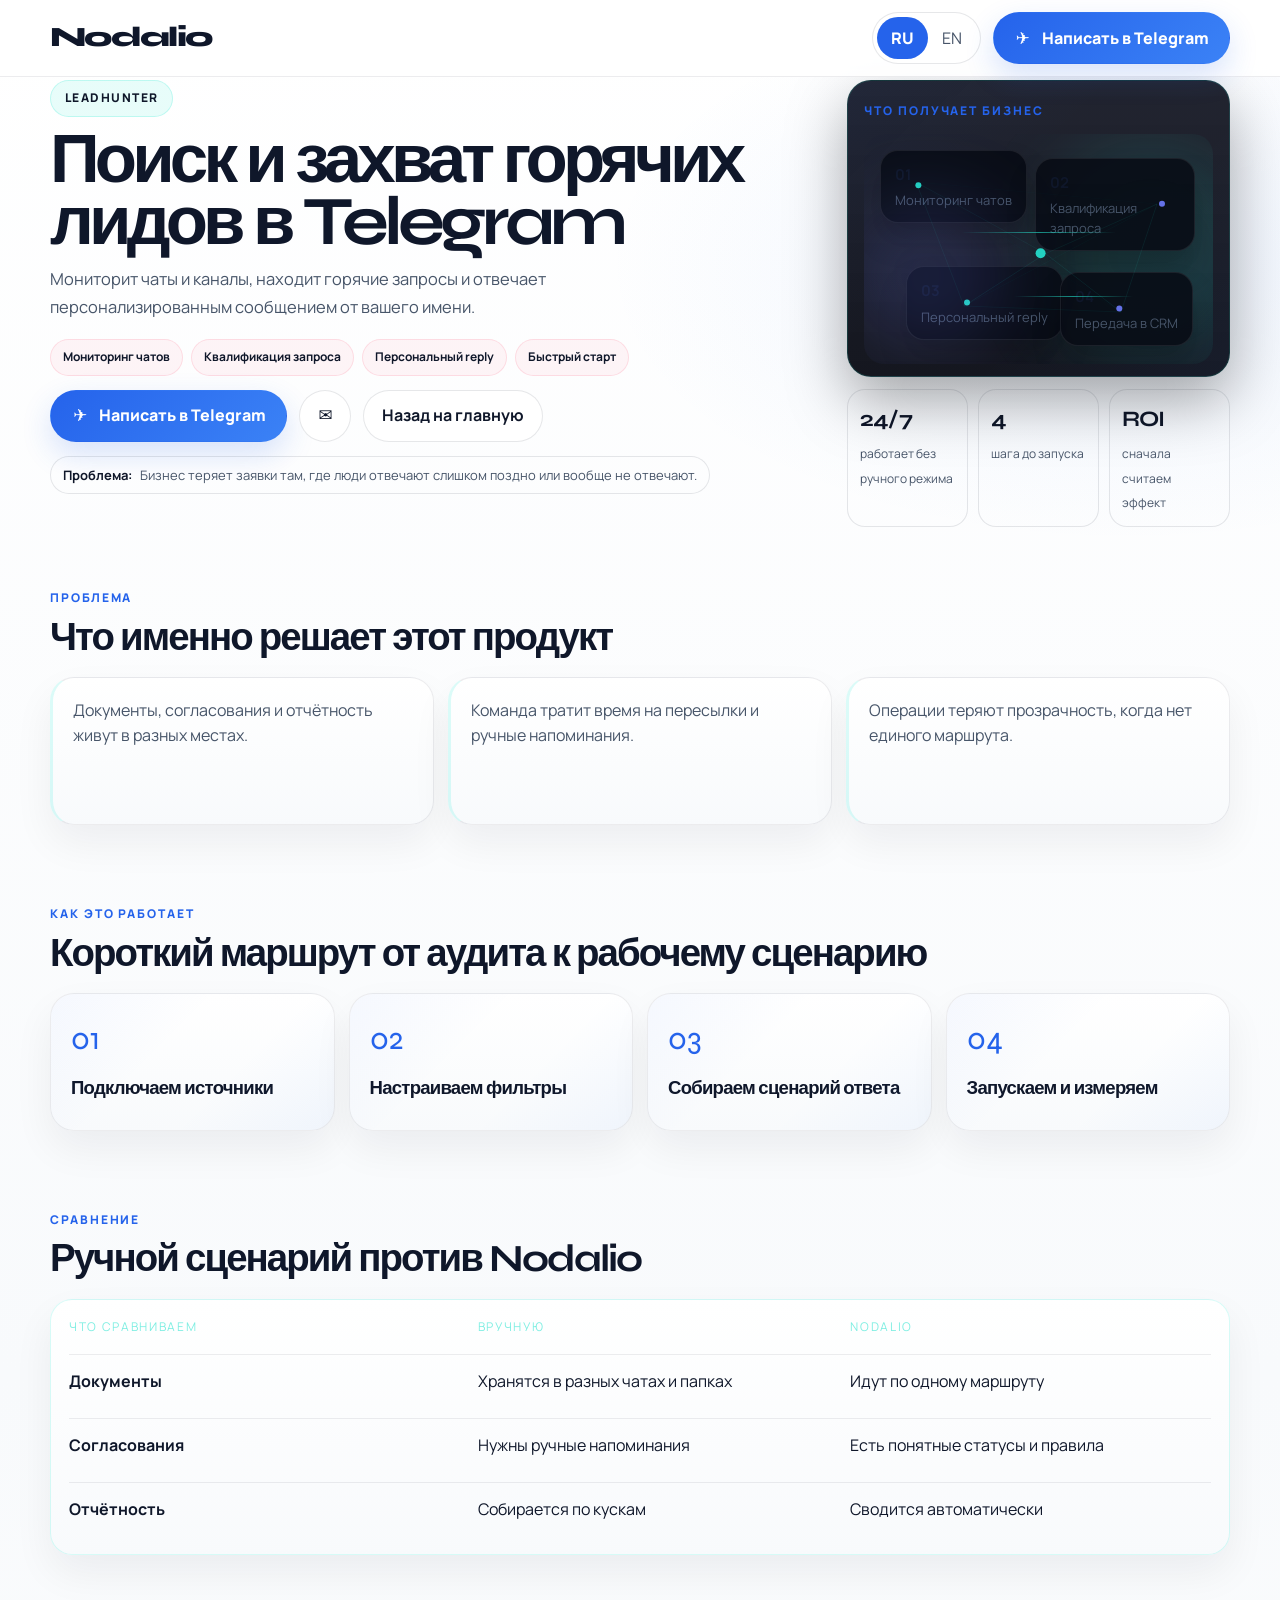
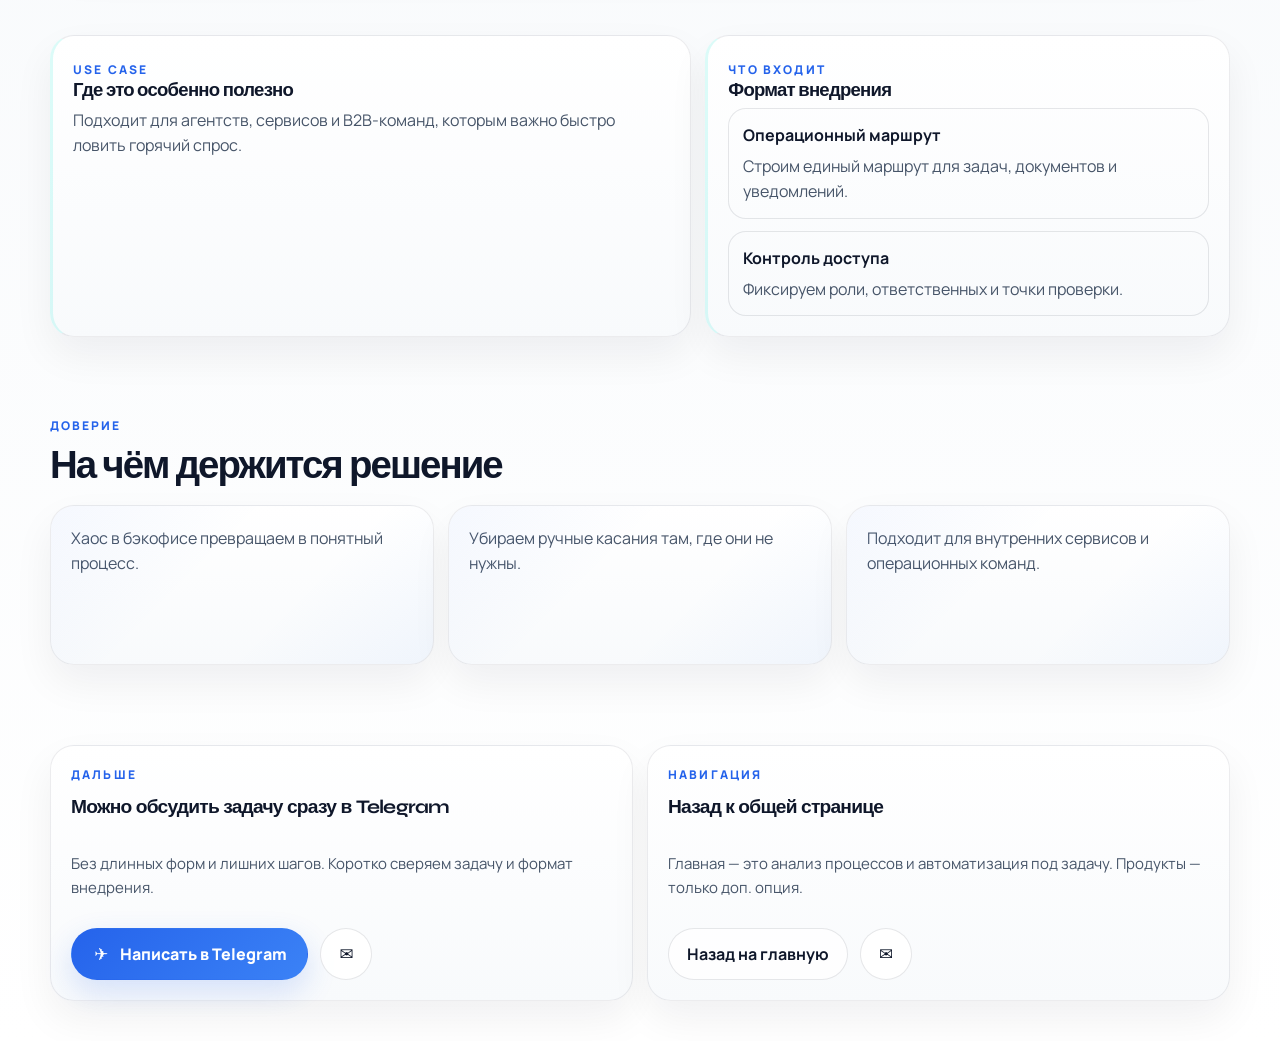
<file: product.html>
﻿<!doctype html>
<html lang="ru" data-lang="ru">
<head>
  <meta charset="utf-8">
  <meta name="viewport" content="width=device-width, initial-scale=1">
  <title>Product · Nodalio</title>
  <meta name="description" content="Nodalio product landing page.">
  <link rel="stylesheet" href="preview.css">
  <script defer src="preview.js"></script>
</head>
<body data-product="leadhunter">
  <header class="nav">
    <div class="container">
      <a class="brand" href="prototype-preview.html">Nodalio</a>
      <div class="nav-actions">
        <div class="lang">
          <button type="button" class="active" data-lang="ru" onclick="setLang('ru')">RU</button>
          <button type="button" data-lang="en" onclick="setLang('en')">EN</button>
        </div>
        <a class="cta" href="https://t.me/olshanskiy_ad" target="_blank" rel="noreferrer"><span class="btn-icon" aria-hidden="true">✈</span><span data-ru>Написать в Telegram</span><span data-en>Contact via Telegram</span></a>
      </div>
    </div>
  </header>
  <main id="productRoot"></main>
</body>
</html>
</file>
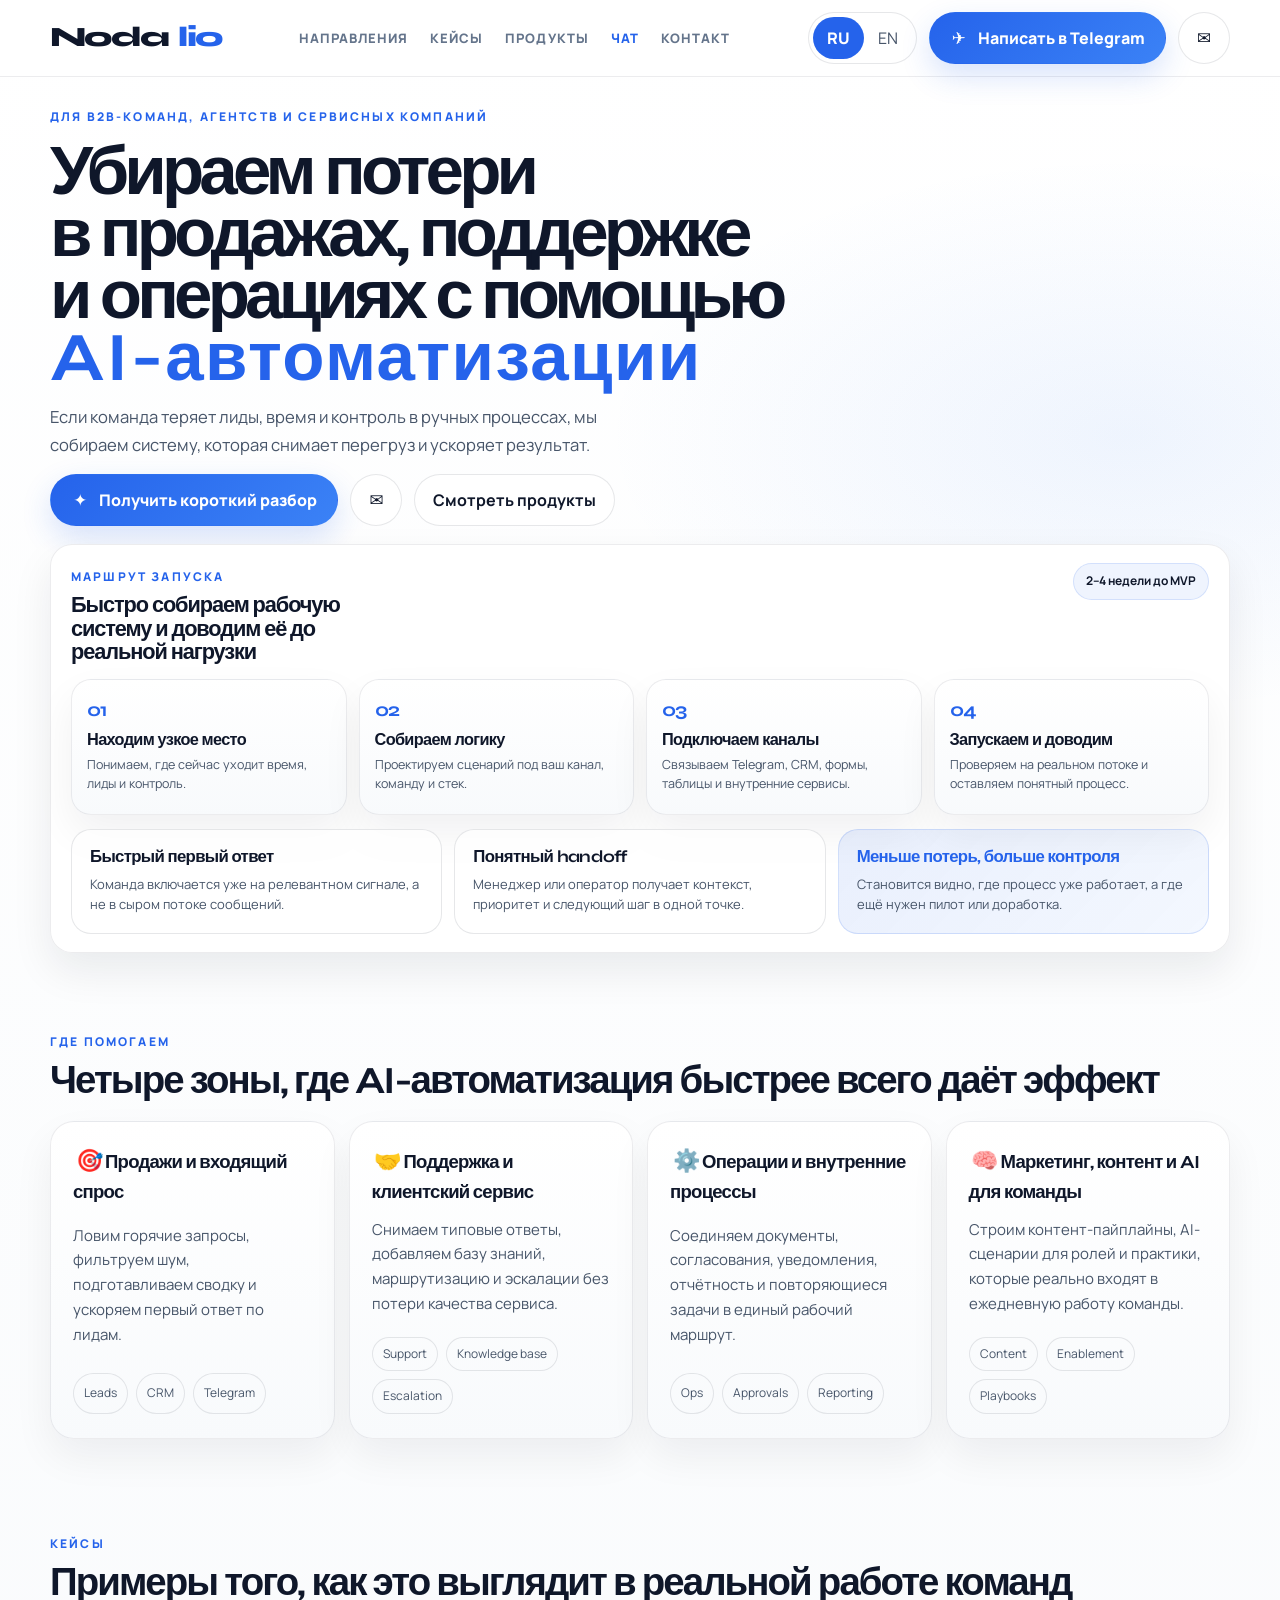
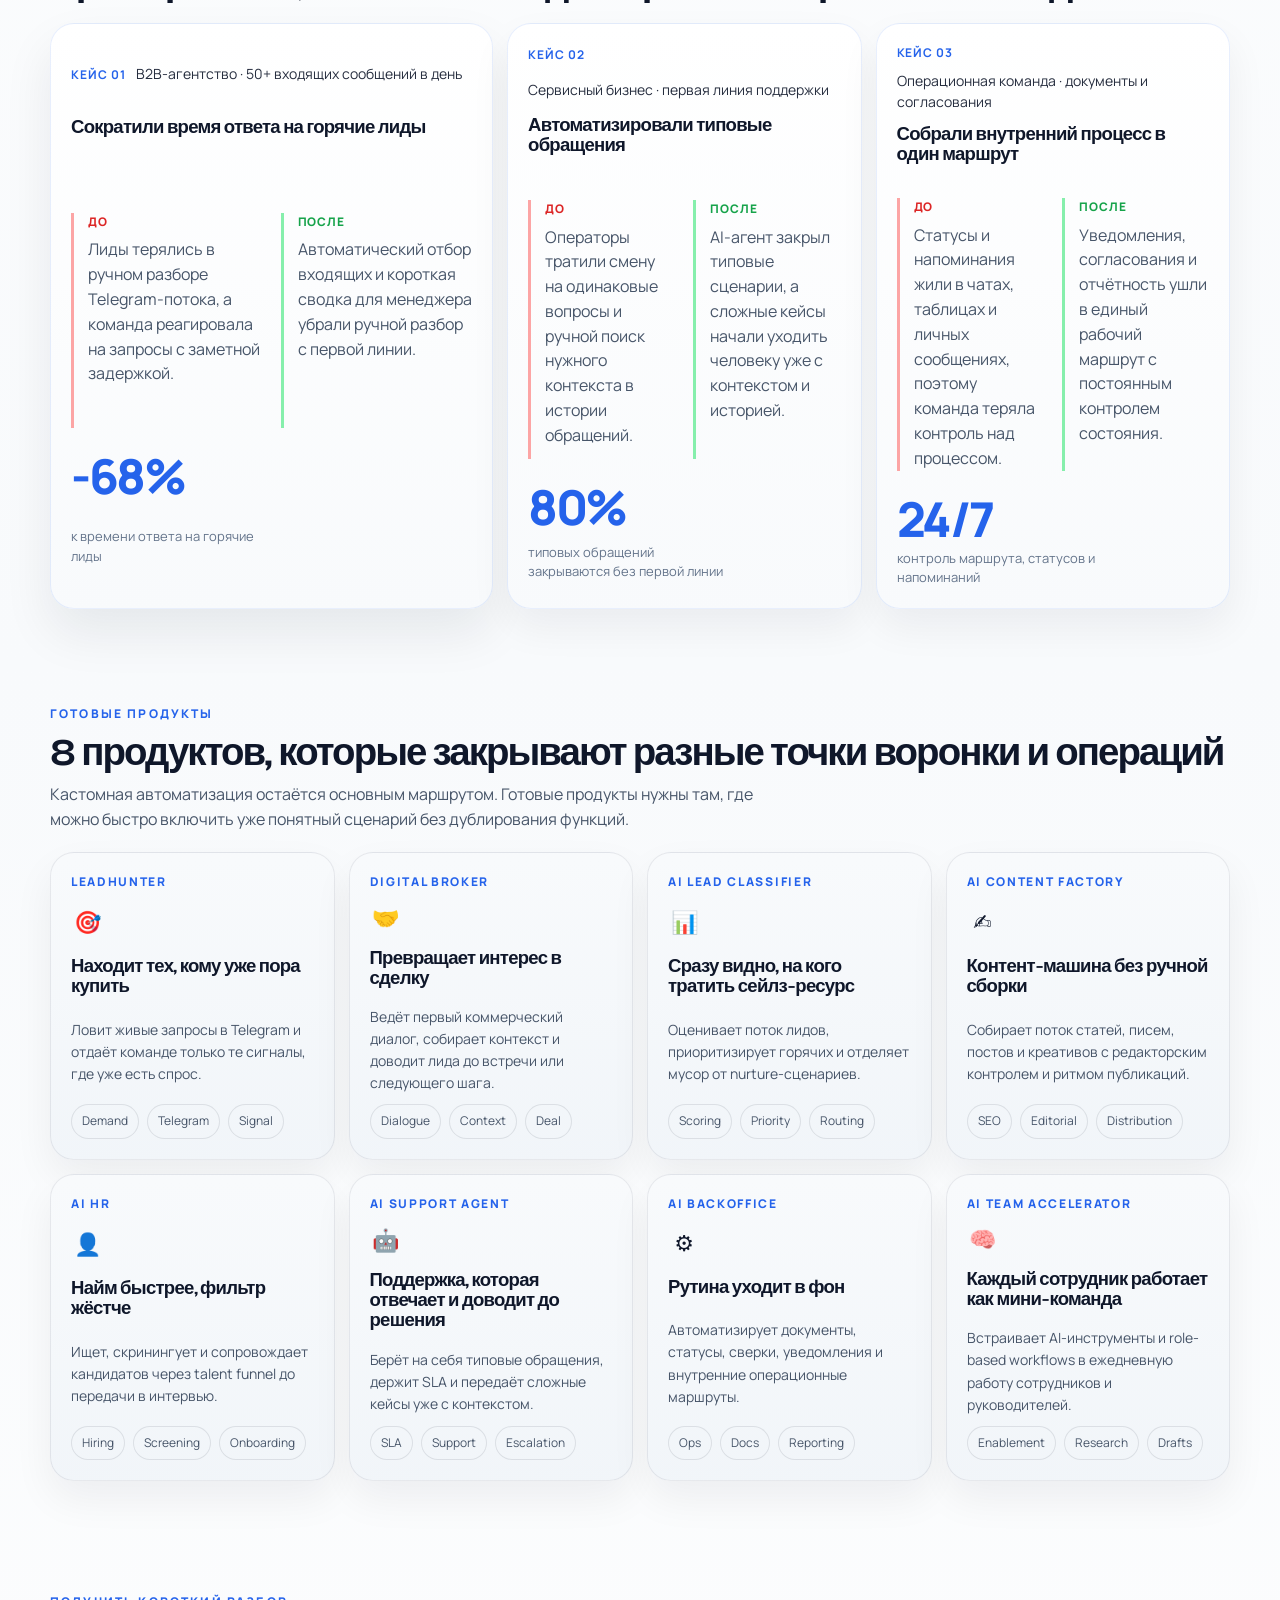
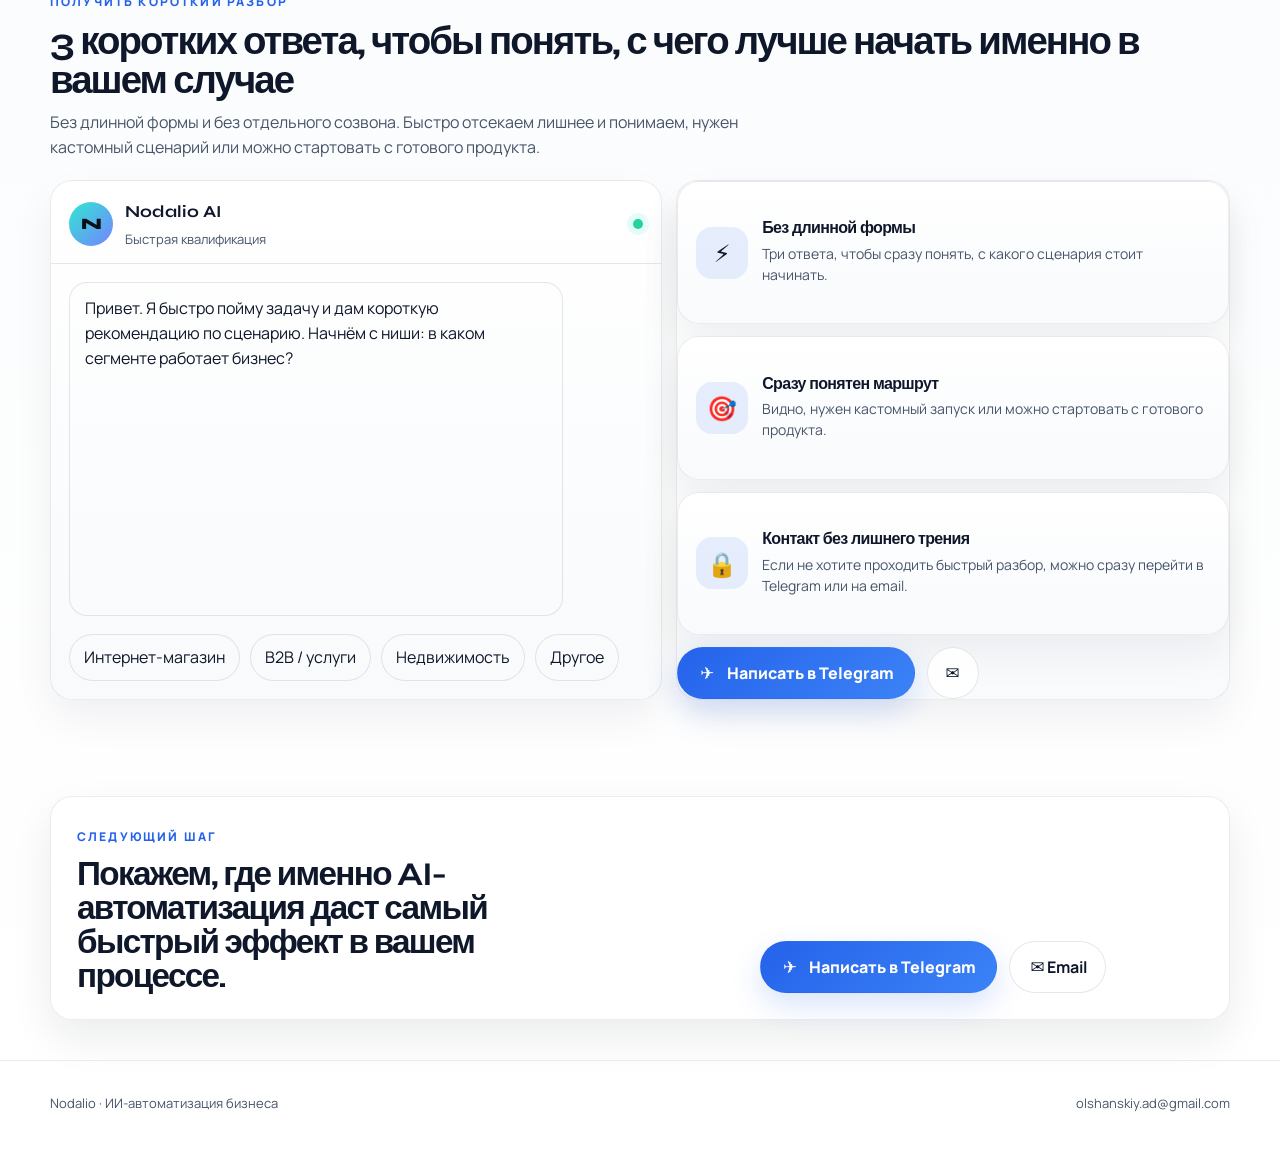
<file: prototype-preview.html>
﻿<!doctype html>
<html lang="ru" data-lang="ru">
<head>
  <meta charset="utf-8">
  <meta name="viewport" content="width=device-width, initial-scale=1">
  <meta http-equiv="Cache-Control" content="no-store, no-cache, must-revalidate">
  <meta http-equiv="Pragma" content="no-cache">
  <title>Nodalio · AI Automation Agency</title>
  <meta name="description" content="Nodalio analyzes workflows and builds AI automation for B2B teams, agencies, and operationally heavy businesses.">
  <link rel="stylesheet" href="preview.css">
  <script defer src="preview.js"></script>
</head>
<body>
  <header class="nav">
    <div class="container">
      <a class="brand" href="#hero">Noda<span class="brand-accent">lio</span></a>
      <nav class="top-rail" aria-label="Section navigation">
        <a href="#implement"><span data-ru>Направления</span><span data-en>Capabilities</span></a>
        <a href="#cases"><span data-ru>Кейсы</span><span data-en>Cases</span></a>
        <a href="#products"><span data-ru>Продукты</span><span data-en>Products</span></a>
        <a href="#chat"><span data-ru>Чат</span><span data-en>Chat</span></a>
        <a href="#contact"><span data-ru>Контакт</span><span data-en>Contact</span></a>
      </nav>
      <div class="nav-actions">
        <div class="lang">
          <button type="button" class="active" data-lang="ru" onclick="setLang('ru')">RU</button>
          <button type="button" data-lang="en" onclick="setLang('en')">EN</button>
        </div>
        <a class="cta" href="https://t.me/olshanskiy_ad" target="_blank" rel="noreferrer">
          <span class="btn-icon" aria-hidden="true">✈</span>
          <span data-ru>Написать в Telegram</span>
          <span data-en>Contact via Telegram</span>
        </a>
        <a class="mail-cta icon-only" href="mailto:olshanskiy.ad@gmail.com" aria-label="olshanskiy.ad@gmail.com" title="olshanskiy.ad@gmail.com">
          <span class="btn-icon" aria-hidden="true">✉</span>
        </a>
      </div>
    </div>
  </header>

  <main>
    <section class="hero hero-home" id="hero">
      <div class="container hero-stack">
        <div class="hero-poster" data-aos>
          <div class="label">
            <span data-ru>Для B2B-команд, агентств и сервисных компаний</span>
            <span data-en>For B2B teams, agencies, and service companies</span>
          </div>
          <h1 class="hero-title hero-title--wide">
            <span data-ru>Убираем потери<br>в продажах, поддержке<br>и операциях с помощью<br><span class="accent accent-wide">AI-автоматизации</span></span>
            <span data-en>We reduce losses<br>in sales, support,<br>and operations with<br><span class="accent accent-wide">AI automation</span></span>
          </h1>
          <p class="hero-line">
            <span data-ru>Если команда теряет лиды, время и контроль в ручных процессах, мы собираем систему, которая снимает перегруз и ускоряет результат.</span>
            <span data-en>If your team is losing leads, time, and control inside manual operations, we build a system that removes overload and speeds up results.</span>
          </p>
          <div class="hero-actions">
            <a class="cta" href="#chat">
              <span class="btn-icon" aria-hidden="true">✦</span>
              <span data-ru>Получить короткий разбор</span>
              <span data-en>Get a quick review</span>
            </a>
            <a class="mail-cta icon-only" href="mailto:olshanskiy.ad@gmail.com" aria-label="olshanskiy.ad@gmail.com" title="olshanskiy.ad@gmail.com">
              <span class="btn-icon" aria-hidden="true">✉</span>
            </a>
            <a class="ghost" href="#products">
              <span data-ru>Смотреть продукты</span>
              <span data-en>See products</span>
            </a>
          </div>
        </div>

        <div class="hero-board panel" data-aos>
          <div class="hero-board-head">
            <div>
              <span class="label">
                <span data-ru>Маршрут запуска</span>
                <span data-en>Launch path</span>
              </span>
              <h2>
                <span data-ru>Быстро собираем рабочую систему и доводим её до реальной нагрузки</span>
                <span data-en>We build a working system fast and take it to real traffic</span>
              </h2>
            </div>
            <div class="hero-board-badge">
              <span data-ru>2–4 недели до MVP</span>
              <span data-en>2–4 weeks to MVP</span>
            </div>
          </div>
          <div class="hero-board-grid">
            <article class="hero-board-card">
              <strong>01</strong>
              <h3><span data-ru>Находим узкое место</span><span data-en>Find the bottleneck</span></h3>
              <p><span data-ru>Понимаем, где сейчас уходит время, лиды и контроль.</span><span data-en>We identify where time, leads, and control are leaking.</span></p>
            </article>
            <article class="hero-board-card">
              <strong>02</strong>
              <h3><span data-ru>Собираем логику</span><span data-en>Build the logic</span></h3>
              <p><span data-ru>Проектируем сценарий под ваш канал, команду и стек.</span><span data-en>We design the flow around your channel, team, and stack.</span></p>
            </article>
            <article class="hero-board-card">
              <strong>03</strong>
              <h3><span data-ru>Подключаем каналы</span><span data-en>Connect the channels</span></h3>
              <p><span data-ru>Связываем Telegram, CRM, формы, таблицы и внутренние сервисы.</span><span data-en>We connect Telegram, CRM, forms, sheets, and internal services.</span></p>
            </article>
            <article class="hero-board-card">
              <strong>04</strong>
              <h3><span data-ru>Запускаем и доводим</span><span data-en>Launch and refine</span></h3>
              <p><span data-ru>Проверяем на реальном потоке и оставляем понятный процесс.</span><span data-en>We validate it on real traffic and leave a clear operating flow.</span></p>
            </article>
          </div>
          <div class="hero-board-outcomes">
            <article class="hero-outcome-card">
              <strong><span data-ru>Быстрый первый ответ</span><span data-en>Faster first reply</span></strong>
              <p><span data-ru>Команда включается уже на релевантном сигнале, а не в сыром потоке сообщений.</span><span data-en>Your team steps in on a relevant signal instead of a raw stream of messages.</span></p>
            </article>
            <article class="hero-outcome-card">
              <strong><span data-ru>Понятный handoff</span><span data-en>Clear handoff</span></strong>
              <p><span data-ru>Менеджер или оператор получает контекст, приоритет и следующий шаг в одной точке.</span><span data-en>The manager or operator gets context, priority, and next step in one place.</span></p>
            </article>
            <article class="hero-outcome-card hero-outcome-card--accent">
              <strong><span data-ru>Меньше потерь, больше контроля</span><span data-en>Less leakage, more control</span></strong>
              <p><span data-ru>Становится видно, где процесс уже работает, а где ещё нужен пилот или доработка.</span><span data-en>You see what is already working and where a pilot or refinement is still needed.</span></p>
            </article>
          </div>
        </div>
      </div>
    </section>

    <section class="section" id="implement">
      <div class="container">
        <div class="section-head" data-aos>
          <span class="label"><span data-ru>Где помогаем</span><span data-en>Where we help</span></span>
          <h2><span data-ru>Четыре зоны, где AI-автоматизация быстрее всего даёт эффект</span><span data-en>Four zones where AI automation creates the fastest impact</span></h2>
        </div>
        <div class="impl-grid impl-grid--wide">
          <article class="impl-card" data-aos><h3><span class="card-emoji" aria-hidden="true">🎯</span><span data-ru>Продажи и входящий спрос</span><span data-en>Sales and inbound demand</span></h3><p><span data-ru>Ловим горячие запросы, фильтруем шум, подготавливаем сводку и ускоряем первый ответ по лидам.</span><span data-en>We catch hot requests, filter noise, prepare summaries, and speed up the first response on inbound leads.</span></p><div class="tag-row"><span class="tag">Leads</span><span class="tag">CRM</span><span class="tag">Telegram</span></div></article>
          <article class="impl-card" data-aos><h3><span class="card-emoji" aria-hidden="true">🤝</span><span data-ru>Поддержка и клиентский сервис</span><span data-en>Support and customer service</span></h3><p><span data-ru>Снимаем типовые ответы, добавляем базу знаний, маршрутизацию и эскалации без потери качества сервиса.</span><span data-en>We remove repetitive answers, add a knowledge base, routing, and escalation without losing service quality.</span></p><div class="tag-row"><span class="tag">Support</span><span class="tag">Knowledge base</span><span class="tag">Escalation</span></div></article>
          <article class="impl-card" data-aos><h3><span class="card-emoji" aria-hidden="true">⚙️</span><span data-ru>Операции и внутренние процессы</span><span data-en>Operations and internal workflows</span></h3><p><span data-ru>Соединяем документы, согласования, уведомления, отчётность и повторяющиеся задачи в единый рабочий маршрут.</span><span data-en>We connect documents, approvals, notifications, reporting, and repeatable tasks into one operating route.</span></p><div class="tag-row"><span class="tag">Ops</span><span class="tag">Approvals</span><span class="tag">Reporting</span></div></article>
          <article class="impl-card" data-aos><h3><span class="card-emoji" aria-hidden="true">🧠</span><span data-ru>Маркетинг, контент и AI для команды</span><span data-en>Marketing, content, and AI enablement</span></h3><p><span data-ru>Строим контент-пайплайны, AI-сценарии для ролей и практики, которые реально входят в ежедневную работу команды.</span><span data-en>We build content pipelines, role-based AI workflows, and practices that actually become part of the team’s daily work.</span></p><div class="tag-row"><span class="tag">Content</span><span class="tag">Enablement</span><span class="tag">Playbooks</span></div></article>
        </div>
      </div>
    </section>

    <section class="section compact" id="cases">
      <div class="container">
        <div class="section-head" data-aos>
          <span class="label"><span data-ru>Кейсы</span><span data-en>Cases</span></span>
          <h2><span data-ru>Примеры того, как это выглядит в реальной работе команд</span><span data-en>Examples of how this looks in real team operations</span></h2>
        </div>
        <div class="cases-grid cases-grid--featured">
          <article class="case-card case-card--featured" data-aos>
            <div class="case-header">
              <span class="case-num"><span data-ru>Кейс 01</span><span data-en>Case 01</span></span>
              <span class="case-context"><span data-ru>B2B-агентство · 50+ входящих сообщений в день</span><span data-en>B2B agency · 50+ inbound messages per day</span></span>
            </div>
            <h3><span data-ru>Сократили время ответа на горячие лиды</span><span data-en>Cut response time for hot leads</span></h3>
            <div class="case-ba">
              <div class="case-before">
                <span class="ba-label"><span data-ru>До</span><span data-en>Before</span></span>
                <p><span data-ru>Лиды терялись в ручном разборе Telegram-потока, а команда реагировала на запросы с заметной задержкой.</span><span data-en>Leads were getting buried inside manual Telegram triage, and the team replied with noticeable delay.</span></p>
              </div>
              <div class="case-after">
                <span class="ba-label"><span data-ru>После</span><span data-en>After</span></span>
                <p><span data-ru>Автоматический отбор входящих и короткая сводка для менеджера убрали ручной разбор с первой линии.</span><span data-en>Automated inbound filtering and a short manager summary removed manual triage from the first line.</span></p>
              </div>
            </div>
            <div class="case-metric-wrap">
              <div class="case-metric">-68%</div>
              <div class="case-metric-note"><span data-ru>к времени ответа на горячие лиды</span><span data-en>in response time for hot leads</span></div>
            </div>
          </article>
          <article class="case-card" data-aos>
            <div class="case-header">
              <span class="case-num"><span data-ru>Кейс 02</span><span data-en>Case 02</span></span>
              <span class="case-context"><span data-ru>Сервисный бизнес · первая линия поддержки</span><span data-en>Service business · first-line support</span></span>
            </div>
            <h3><span data-ru>Автоматизировали типовые обращения</span><span data-en>Automated recurring support requests</span></h3>
            <div class="case-ba">
              <div class="case-before">
                <span class="ba-label"><span data-ru>До</span><span data-en>Before</span></span>
                <p><span data-ru>Операторы тратили смену на одинаковые вопросы и ручной поиск нужного контекста в истории обращений.</span><span data-en>Operators spent full shifts answering the same questions and manually searching for context in the history.</span></p>
              </div>
              <div class="case-after">
                <span class="ba-label"><span data-ru>После</span><span data-en>After</span></span>
                <p><span data-ru>AI-агент закрыл типовые сценарии, а сложные кейсы начали уходить человеку уже с контекстом и историей.</span><span data-en>The AI agent closed common scenarios, while complex cases reached a human with context and history attached.</span></p>
              </div>
            </div>
            <div class="case-metric-wrap">
              <div class="case-metric">80%</div>
              <div class="case-metric-note"><span data-ru>типовых обращений закрываются без первой линии</span><span data-en>of recurring requests handled without first-line load</span></div>
            </div>
          </article>
          <article class="case-card" data-aos>
            <div class="case-header">
              <span class="case-num"><span data-ru>Кейс 03</span><span data-en>Case 03</span></span>
              <span class="case-context"><span data-ru>Операционная команда · документы и согласования</span><span data-en>Operations team · documents and approvals</span></span>
            </div>
            <h3><span data-ru>Собрали внутренний процесс в один маршрут</span><span data-en>Connected internal operations into one route</span></h3>
            <div class="case-ba">
              <div class="case-before">
                <span class="ba-label"><span data-ru>До</span><span data-en>Before</span></span>
                <p><span data-ru>Статусы и напоминания жили в чатах, таблицах и личных сообщениях, поэтому команда теряла контроль над процессом.</span><span data-en>Status updates and reminders were spread across chats, sheets, and DMs, so the team kept losing control of the process.</span></p>
              </div>
              <div class="case-after">
                <span class="ba-label"><span data-ru>После</span><span data-en>After</span></span>
                <p><span data-ru>Уведомления, согласования и отчётность ушли в единый рабочий маршрут с постоянным контролем состояния.</span><span data-en>Notifications, approvals, and reporting moved into one operating route with constant visibility over status.</span></p>
              </div>
            </div>
            <div class="case-metric-wrap">
              <div class="case-metric">24/7</div>
              <div class="case-metric-note"><span data-ru>контроль маршрута, статусов и напоминаний</span><span data-en>visibility over route, status, and reminders</span></div>
            </div>
          </article>
        </div>
      </div>
    </section>

    <!-- reserved slot for future #about section -->

    <section class="section" id="products">
      <div class="container">
        <div class="section-head" data-aos>
          <span class="label"><span data-ru>Готовые продукты</span><span data-en>Ready-made products</span></span>
          <h2><span data-ru>8 продуктов, которые закрывают разные точки воронки и операций</span><span data-en>8 products that cover different points across demand, service, and operations</span></h2>
          <p><span data-ru>Кастомная автоматизация остаётся основным маршрутом. Готовые продукты нужны там, где можно быстро включить уже понятный сценарий без дублирования функций.</span><span data-en>Custom automation remains the main route. Ready-made products are for cases where a proven workflow can be launched fast without overlapping responsibilities.</span></p>
        </div>
        <div class="products-grid products-grid--featured">
          <a class="product-card" data-aos href="leadhunter.html">
            <div class="eyebrow">LeadHunter</div>
            <div class="product-emoji" aria-hidden="true">🎯</div>
            <h3><span data-ru>Находит тех, кому уже пора купить</span><span data-en>Finds the buyers who are ready now</span></h3>
            <p><span data-ru>Ловит живые запросы в Telegram и отдаёт команде только те сигналы, где уже есть спрос.</span><span data-en>Catches live Telegram demand and passes only the signals where real intent is already present.</span></p>
            <div class="mini"><span class="tag">Demand</span><span class="tag">Telegram</span><span class="tag">Signal</span></div>
          </a>
          <a class="product-card" data-aos href="digital-broker.html">
            <div class="eyebrow">Digital Broker</div>
            <div class="product-emoji" aria-hidden="true">🤝</div>
            <h3><span data-ru>Превращает интерес в сделку</span><span data-en>Turns interest into a deal</span></h3>
            <p><span data-ru>Ведёт первый коммерческий диалог, собирает контекст и доводит лида до встречи или следующего шага.</span><span data-en>Handles the first commercial exchange, gathers context, and moves the lead toward a meeting or next step.</span></p>
            <div class="mini"><span class="tag">Dialogue</span><span class="tag">Context</span><span class="tag">Deal</span></div>
          </a>
          <a class="product-card" data-aos href="lead-classifier.html"><div class="eyebrow">AI Lead Classifier</div><div class="product-emoji" aria-hidden="true">📊</div><h3><span data-ru>Сразу видно, на кого тратить сейлз-ресурс</span><span data-en>See instantly where sales time is worth spending</span></h3><p><span data-ru>Оценивает поток лидов, приоритизирует горячих и отделяет мусор от nurture-сценариев.</span><span data-en>Scores the lead stream, prioritizes hot demand, and separates noise from nurture scenarios.</span></p><div class="mini"><span class="tag">Scoring</span><span class="tag">Priority</span><span class="tag">Routing</span></div></a>
          <a class="product-card" data-aos href="content-factory.html"><div class="eyebrow">AI Content Factory</div><div class="product-emoji" aria-hidden="true">✍️</div><h3><span data-ru>Контент-машина без ручной сборки</span><span data-en>A content machine without manual assembly</span></h3><p><span data-ru>Собирает поток статей, писем, постов и креативов с редакторским контролем и ритмом публикаций.</span><span data-en>Builds a steady flow of articles, emails, posts, and creative assets with editorial control.</span></p><div class="mini"><span class="tag">SEO</span><span class="tag">Editorial</span><span class="tag">Distribution</span></div></a>
          <a class="product-card" data-aos href="ai-hr.html"><div class="eyebrow">AI HR</div><div class="product-emoji" aria-hidden="true">👤</div><h3><span data-ru>Найм быстрее, фильтр жёстче</span><span data-en>Faster hiring, tighter filtering</span></h3><p><span data-ru>Ищет, скринингует и сопровождает кандидатов через talent funnel до передачи в интервью.</span><span data-en>Searches, screens, and routes candidates through the talent funnel up to the interview stage.</span></p><div class="mini"><span class="tag">Hiring</span><span class="tag">Screening</span><span class="tag">Onboarding</span></div></a>
          <a class="product-card" data-aos href="support-agent.html"><div class="eyebrow">AI Support Agent</div><div class="product-emoji" aria-hidden="true">🤖</div><h3><span data-ru>Поддержка, которая отвечает и доводит до решения</span><span data-en>Support that replies and closes the issue</span></h3><p><span data-ru>Берёт на себя типовые обращения, держит SLA и передаёт сложные кейсы уже с контекстом.</span><span data-en>Handles recurring support requests, protects SLA, and escalates complex cases with context attached.</span></p><div class="mini"><span class="tag">SLA</span><span class="tag">Support</span><span class="tag">Escalation</span></div></a>
          <a class="product-card" data-aos href="backoffice.html"><div class="eyebrow">AI Backoffice</div><div class="product-emoji" aria-hidden="true">⚙️</div><h3><span data-ru>Рутина уходит в фон</span><span data-en>Routine work fades into the background</span></h3><p><span data-ru>Автоматизирует документы, статусы, сверки, уведомления и внутренние операционные маршруты.</span><span data-en>Automates documents, statuses, reconciliations, notifications, and internal operating workflows.</span></p><div class="mini"><span class="tag">Ops</span><span class="tag">Docs</span><span class="tag">Reporting</span></div></a>
          <a class="product-card" data-aos href="ai-team-accelerator.html"><div class="eyebrow">AI Team Accelerator</div><div class="product-emoji" aria-hidden="true">🧠</div><h3><span data-ru>Каждый сотрудник работает как мини-команда</span><span data-en>Each employee operates like a mini-team</span></h3><p><span data-ru>Встраивает AI-инструменты и role-based workflows в ежедневную работу сотрудников и руководителей.</span><span data-en>Embeds AI tools and role-based workflows into the daily work of specialists and team leads.</span></p><div class="mini"><span class="tag">Enablement</span><span class="tag">Research</span><span class="tag">Drafts</span></div></a>
        </div>
      </div>
    </section>

    <section class="section" id="chat">
      <div class="container">
        <div class="section-head" data-aos>
          <span class="label"><span data-ru>Получить короткий разбор</span><span data-en>Get a quick review</span></span>
          <h2><span data-ru>3 коротких ответа, чтобы понять, с чего лучше начать именно в вашем случае</span><span data-en>3 short answers to see where your best starting point actually is</span></h2>
          <p><span data-ru>Без длинной формы и без отдельного созвона. Быстро отсекаем лишнее и понимаем, нужен кастомный сценарий или можно стартовать с готового продукта.</span><span data-en>No long form and no extra discovery call. We cut the noise fast and see whether you need a custom workflow or can start with a ready product.</span></p>
        </div>
        <div class="chat-grid chat-grid--balanced">
          <article class="chat-shell panel" data-aos id="chatRoot">
            <div class="chat-head">
              <div class="avatar">N</div>
              <div>
                <h3>Nodalio AI</h3>
                <p><span data-ru>Быстрая квалификация</span><span data-en>Quick qualification</span></p>
              </div>
              <div class="online" aria-label="online"></div>
            </div>
            <div class="chat-body" id="chatMessages">
              <div class="msg" id="chatGreeting"></div>
            </div>
            <div class="chat-actions" id="chatActions"></div>
          </article>
          <aside class="chat-aside panel" data-aos>
            <div class="contact-stack">
              <div class="contact-benefit">
                <span class="benefit-icon" aria-hidden="true">⚡</span>
                <div><strong><span data-ru>Без длинной формы</span><span data-en>No long form</span></strong><p><span data-ru>Три ответа, чтобы сразу понять, с какого сценария стоит начинать.</span><span data-en>Three answers to see which workflow is the right place to start.</span></p></div>
              </div>
              <div class="contact-benefit">
                <span class="benefit-icon" aria-hidden="true">🎯</span>
                <div><strong><span data-ru>Сразу понятен маршрут</span><span data-en>Clear route right away</span></strong><p><span data-ru>Видно, нужен кастомный запуск или можно стартовать с готового продукта.</span><span data-en>You can see whether a custom rollout is needed or a ready-made product is enough.</span></p></div>
              </div>
              <div class="contact-benefit">
                <span class="benefit-icon" aria-hidden="true">🔒</span>
                <div><strong><span data-ru>Контакт без лишнего трения</span><span data-en>Low-friction contact</span></strong><p><span data-ru>Если не хотите проходить быстрый разбор, можно сразу перейти в Telegram или на email.</span><span data-en>If you prefer to skip the quick review, you can go straight to Telegram or email.</span></p></div>
              </div>
            </div>
            <div class="chat-contact-links">
              <a class="cta" href="https://t.me/olshanskiy_ad" target="_blank" rel="noreferrer"><span class="btn-icon" aria-hidden="true">✈</span><span data-ru>Написать в Telegram</span><span data-en>Contact via Telegram</span></a>
              <a class="mail-cta icon-only" href="mailto:olshanskiy.ad@gmail.com" aria-label="olshanskiy.ad@gmail.com" title="olshanskiy.ad@gmail.com"><span class="btn-icon" aria-hidden="true">✉</span></a>
            </div>
          </aside>
        </div>
      </div>
    </section>

    <section class="section compact" id="contact">
      <div class="container">
        <div class="contact-band panel" data-aos>
          <div>
            <span class="label"><span data-ru>Следующий шаг</span><span data-en>Next step</span></span>
            <h2><span data-ru>Покажем, где именно AI-автоматизация даст самый быстрый эффект в вашем процессе.</span><span data-en>We’ll show where AI automation will create the fastest impact inside your process.</span></h2>
          </div>
          <div class="hero-actions">
            <a class="cta" href="https://t.me/olshanskiy_ad" target="_blank" rel="noreferrer">
              <span class="btn-icon" aria-hidden="true">✈</span>
              <span data-ru>Написать в Telegram</span>
              <span data-en>Contact via Telegram</span>
            </a>
            <a class="mail-cta" href="mailto:olshanskiy.ad@gmail.com">
              <span class="btn-icon" aria-hidden="true">✉</span>
              <span data-ru>Email</span>
              <span data-en>Email</span>
            </a>
          </div>
        </div>
      </div>
    </section>
  </main>

  <button class="float-chat" id="floatChatButton" type="button" aria-expanded="false" aria-controls="floatChatPanel">
    <span class="btn-icon" aria-hidden="true">✦</span>
    <span data-ru>Получить короткий разбор</span>
    <span data-en>Get a quick review</span>
  </button>
  <div class="float-chat-panel panel" id="floatChatPanel" hidden>
    <a href="#chat">
      <strong data-ru>Открыть быстрый разбор</strong>
      <strong data-en>Open quick review</strong>
    </a>
    <a href="https://t.me/olshanskiy_ad" target="_blank" rel="noreferrer">
      <strong data-ru>Написать в Telegram</strong>
      <strong data-en>Contact via Telegram</strong>
    </a>
  </div>

  <footer class="footer">
    <div class="container footer-inner">
      <small>Nodalio · <span data-ru>ИИ-автоматизация бизнеса</span><span data-en>AI automation for business</span></small>
      <small><a href="mailto:olshanskiy.ad@gmail.com">olshanskiy.ad@gmail.com</a></small>
    </div>
  </footer>
</body>
</html>
</file>
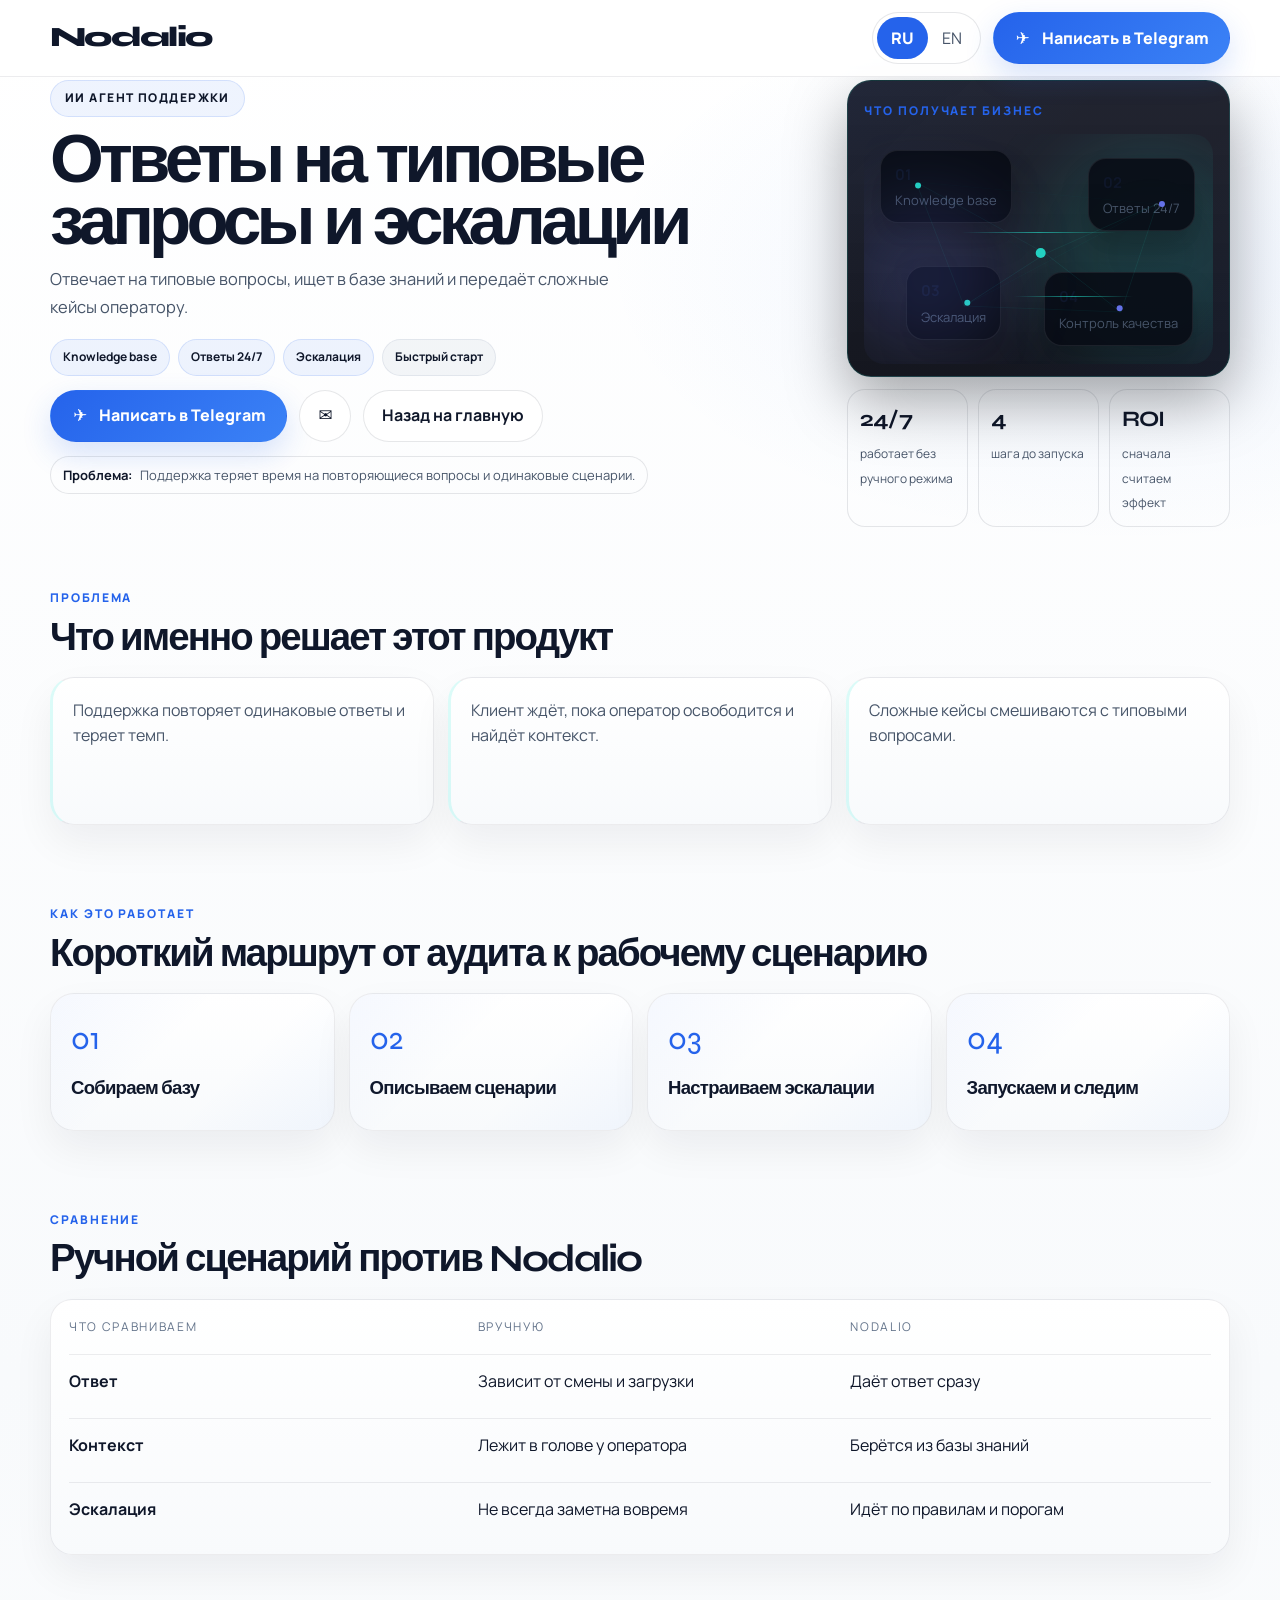
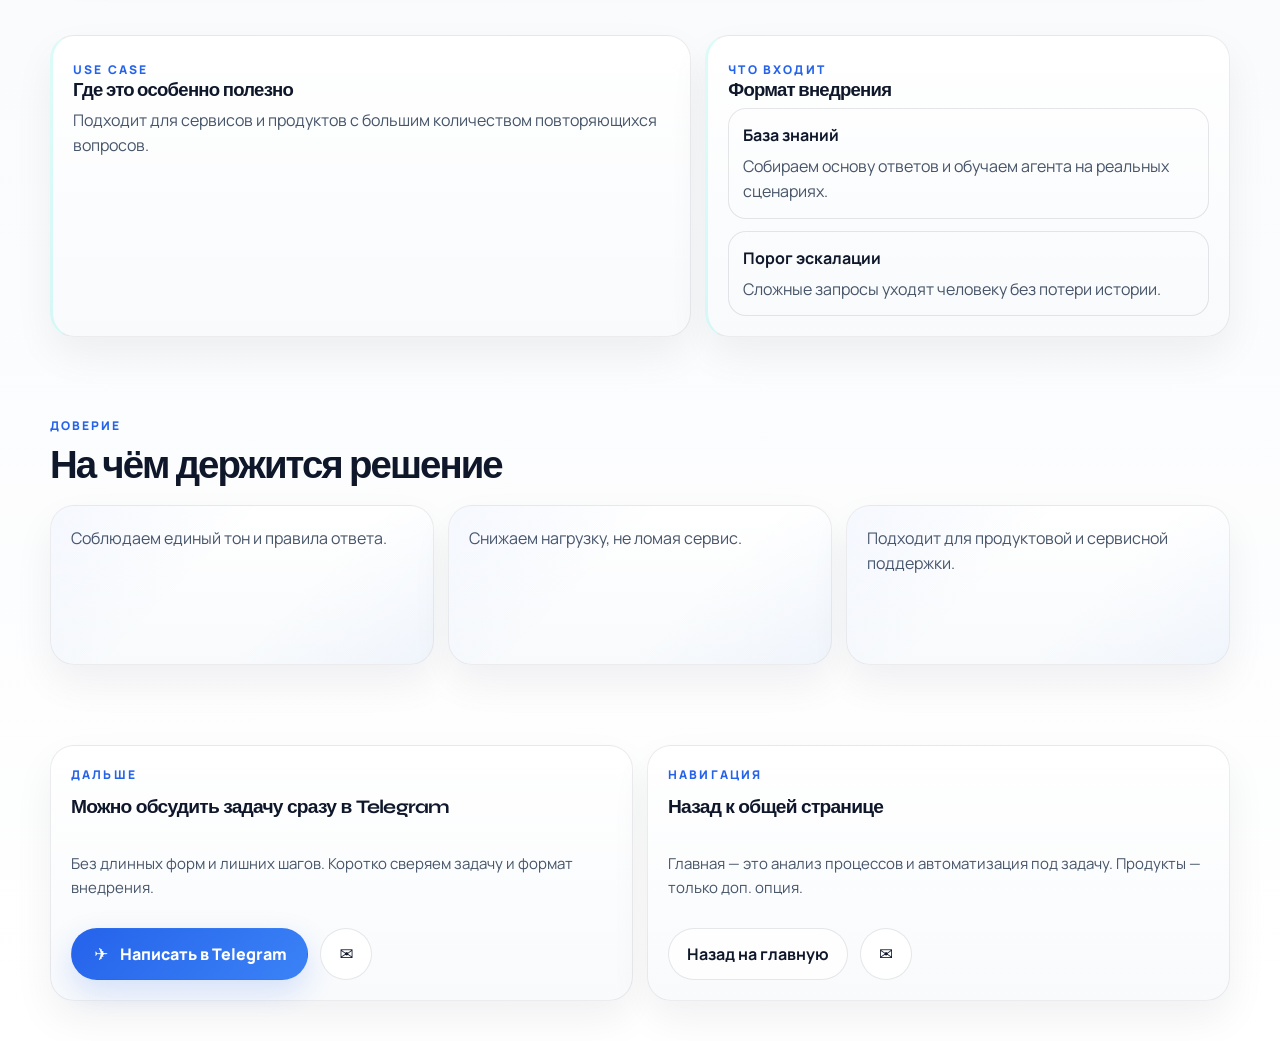
<file: support-agent.html>
﻿<!doctype html>
<html lang="ru" data-lang="ru">
<head>
  <meta charset="utf-8">
  <meta name="viewport" content="width=device-width, initial-scale=1">
  <title>AI Support Agent · Nodalio</title>
  <meta name="description" content="Nodalio creates support agents for routine answers, knowledge base search, and escalation.">
  <meta http-equiv="Cache-Control" content="no-store, no-cache, must-revalidate">
  <meta http-equiv="Pragma" content="no-cache">
  <link rel="stylesheet" href="preview.css">
  <script defer src="preview.js"></script>
</head>
<body data-product="support-agent">
  <header class="nav">
    <div class="container">
      <a class="brand" href="prototype-preview.html">Nodalio</a>
      <div class="nav-actions">
        <div class="lang">
          <button type="button" class="active" data-lang="ru" onclick="setLang('ru')">RU</button>
          <button type="button" data-lang="en" onclick="setLang('en')">EN</button>
        </div>
        <a class="cta" href="https://t.me/olshanskiy_ad" target="_blank" rel="noreferrer"><span class="btn-icon" aria-hidden="true">✈</span><span data-ru>Написать в Telegram</span><span data-en>Contact via Telegram</span></a>
      </div>
    </div>
  </header>
  <main id="productRoot"></main>
</body>
</html>
</file>
<file: preview.css>
@import url('https://fonts.googleapis.com/css2?family=Syne:wght@600;700;800&family=Manrope:wght@400;500;600;700&display=swap');

:root{
  --bg:#ffffff;
  --bg2:#f8fafc;
  --card:#ffffff;
  --card2:#f1f5f9;
  --line:rgba(15,23,42,.10);
  --line-strong:rgba(37,99,235,.16);
  --text:#0f172a;
  --muted:#475569;
  --muted-2:#64748b;
  --accent:#2563eb;
  --accent-2:#1d4ed8;
  --accent-soft:rgba(37,99,235,.08);
  --warn:#dc2626;
  --shadow:0 18px 45px rgba(15,23,42,.08);
  --radius:22px;
  --radius-sm:14px;
  --container:1180px;
}

*{box-sizing:border-box}
html{scroll-behavior:smooth}
section[id]{
  scroll-margin-top:112px;
}
body{
  margin:0;
  color:var(--text);
  background:
    radial-gradient(1100px 620px at 8% -10%, rgba(37,99,235,.10), transparent 55%),
    radial-gradient(900px 480px at 88% 10%, rgba(59,130,246,.08), transparent 58%),
    linear-gradient(180deg, #ffffff 0%, #f8fafc 52%, #ffffff 100%);
  font-family:'Manrope',system-ui,sans-serif;
  line-height:1.55;
  overflow-x:hidden;
}

[hidden]{
  display:none !important;
}

body::before{
  content:"";
  position:fixed;inset:0;
  background-image:url("data:image/svg+xml,%3Csvg xmlns='http://www.w3.org/2000/svg' width='220' height='220'%3E%3Cfilter id='n'%3E%3CfeTurbulence type='fractalNoise' baseFrequency='.9' numOctaves='2' stitchTiles='stitch'/%3E%3C/filter%3E%3Crect width='220' height='220' filter='url(%23n)' opacity='.04'/%3E%3C/svg%3E");
  pointer-events:none;mix-blend-mode:soft-light;opacity:.22;z-index:0;
}

a{color:inherit;text-decoration:none}
img,svg,canvas{display:block;max-width:100%}
button,input,textarea{font:inherit}

.container{width:min(var(--container), calc(100% - 40px));margin:0 auto;position:relative;z-index:1}
.section{padding:56px 0}
.section.compact{padding:40px 0}

.label{
  display:inline-flex;align-items:center;gap:8px;
  font-size:12px;letter-spacing:.18em;text-transform:uppercase;
  color:var(--accent);font-weight:800;
}

.panel{
  background:linear-gradient(180deg, rgba(255,255,255,.96), rgba(248,250,252,.98));
  border:1px solid var(--line);
  border-radius:var(--radius);
  box-shadow:var(--shadow);
}

.nav{
  position:fixed;top:0;left:0;right:0;z-index:40;
  backdrop-filter:blur(18px);
  background:rgba(255,255,255,.84);
  border-bottom:1px solid rgba(15,23,42,.08);
}
.nav .container{
  min-height:76px;display:flex;align-items:center;justify-content:space-between;gap:16px;
}
.brand{
  display:inline-flex;align-items:center;gap:10px;
  font-family:'Syne',sans-serif;font-size:28px;font-weight:800;letter-spacing:-.06em;
}
.brand b{color:var(--accent)}
.brand-accent{color:var(--accent)}
.btn-icon{display:inline-flex;align-items:center;justify-content:center;min-width:1.1em;font-size:1.05em;line-height:1}
.nav-actions{display:flex;align-items:center;gap:12px;flex-wrap:wrap;justify-content:flex-end}
.lang{
  display:inline-flex;padding:4px;border-radius:999px;background:rgba(255,255,255,.92);border:1px solid var(--line);
}
.lang button{
  border:0;background:transparent;color:var(--muted);padding:9px 14px;border-radius:999px;cursor:pointer;
  transition:opacity .22s ease, background .22s ease, color .22s ease;
}
.lang button.active{background:var(--accent);color:#fff;font-weight:800}
.cta{
  display:inline-flex;align-items:center;justify-content:center;gap:10px;
  min-height:52px;padding:0 20px;border-radius:999px;border:1px solid transparent;
  background:linear-gradient(135deg, #2563eb, #3b82f6);
  color:#fff;font-weight:800;box-shadow:0 12px 30px rgba(37,99,235,.18);
  transition:transform .2s ease, box-shadow .2s ease, opacity .2s ease;
}
.cta:hover{transform:translateY(-1px);box-shadow:0 16px 36px rgba(37,99,235,.24)}
.mail-cta{
  display:inline-flex;align-items:center;justify-content:center;
  min-height:52px;padding:0 18px;border-radius:999px;
  border:1px solid var(--line);background:rgba(255,255,255,.92);
  color:var(--text);font-weight:700;
  transition:transform .2s ease,border-color .2s ease,background .2s ease;
}
.mail-cta:hover{transform:translateY(-1px);border-color:rgba(37,99,235,.22);background:rgba(37,99,235,.06)}
.mail-cta.icon-only{
  width:52px;
  padding:0;
}

.hero{
  padding:80px 0 22px;
}
.hero-grid{
  display:grid;grid-template-columns:minmax(0,1.34fr) minmax(320px,.66fr);gap:20px;align-items:stretch;
}
.hero-copy,.hero-visual,.offer-grid,.why-grid,.impl-grid,.cases-grid,.products-grid,.memo-grid,.chat-grid,.faq-grid,.steps-grid,.contact-grid{
  display:grid;
}
.hero-copy{
  gap:12px;align-content:start;max-width:780px;
}
.hero-kicker{
  display:inline-flex;align-items:center;gap:10px;width:fit-content;
  padding:8px 14px;border-radius:999px;border:1px solid rgba(36,231,208,.18);
  background:rgba(36,231,208,.08);color:var(--accent);font-size:12px;font-weight:800;letter-spacing:.12em;text-transform:uppercase;
}
.hero-title{
  margin:0;
  font-family:'Syne',sans-serif;font-size:clamp(2.45rem,5.4vw,5.05rem);line-height:.9;letter-spacing:-.07em;
}
.hero-title .accent{color:var(--accent)}
.hero-sub{
  margin:0;max-width:58ch;font-size:1.03rem;color:var(--muted);line-height:1.7;
}
.hero-actions{display:flex;gap:12px;flex-wrap:wrap;margin-top:2px}
.ghost{
  display:inline-flex;align-items:center;justify-content:center;min-height:52px;padding:0 18px;border-radius:999px;
  border:1px solid var(--line);background:rgba(255,255,255,.78);color:var(--text);font-weight:700;
}
.ghost:hover{border-color:rgba(37,99,235,.26)}
.hero-meta{display:flex;flex-wrap:wrap;gap:10px;margin-top:2px}
.chip{
  display:inline-flex;align-items:center;gap:8px;padding:8px 12px;border-radius:999px;
  border:1px solid var(--line);background:rgba(255,255,255,.02);color:var(--muted);font-size:13px;
}
.chip b{color:var(--text)}

.mini-nav{
  position:sticky;
  top:86px;
  z-index:36;
  margin:14px auto 0;
  padding:0;
  background:none;
  backdrop-filter:none;
  width:100%;
}
.mini-nav .container{
  display:flex;gap:8px;flex-wrap:nowrap;overflow-x:auto;scrollbar-width:none;
  width:min(var(--container), calc(100% - 40px));
  padding:10px 12px;
  border:1px solid rgba(255,255,255,.08);
  border-radius:999px;
  background:rgba(7,9,16,.72);
  box-shadow:0 14px 40px rgba(0,0,0,.22);
}
.mini-nav a{
  display:flex;align-items:center;justify-content:flex-start;gap:8px;flex:0 0 auto;
  padding:10px 13px;border-radius:999px;border:1px solid var(--line);
  background:rgba(255,255,255,.02);color:var(--muted);font-size:13px;font-weight:700;
  transition:transform .18s ease,border-color .18s ease,background .18s ease,color .18s ease;
}
.mini-nav a:hover{transform:translateY(-1px);border-color:rgba(36,231,208,.24);background:rgba(36,231,208,.06);color:var(--text)}
.mini-nav a.active{
  border-color:rgba(36,231,208,.34);
  background:linear-gradient(135deg, rgba(36,231,208,.18), rgba(111,124,255,.10));
  color:var(--text);
  box-shadow:0 10px 28px rgba(36,231,208,.10);
}

.hero-visual{
  gap:12px;align-content:start;
}
.hero-visual-top{
  padding:16px 16px 12px;border-radius:24px;border:1px solid var(--line);
  background:linear-gradient(180deg, rgba(15,18,31,.92), rgba(11,13,22,.96));
}
.hero-graph{
  min-height:220px;
  position:relative;
  overflow:hidden;
  margin-top:12px;
  border-radius:20px;
}
.hero-graph .graph-node{
  max-width:46%;
}
.hero-graph .graph-node.a{left:16px;top:16px}
.hero-graph .graph-node.b{right:18px;top:24px}
.hero-graph .graph-node.c{left:42px;bottom:24px}
.hero-graph .graph-node.d{right:20px;bottom:18px}
.hero-graph .graph-line.l1{left:98px;top:98px;width:44%}
.hero-graph .graph-line.l2{left:150px;top:162px;width:34%}
.process-strip{
  display:grid;
  grid-template-columns:repeat(4,1fr);
  gap:10px;
}
.process-strip--wide{grid-template-columns:repeat(5,1fr)}
.process-step{
  padding:12px 12px 11px;
  border-radius:18px;
  border:1px solid var(--line);
  background:rgba(255,255,255,.02);
}
.process-step strong{display:block;font-family:'Syne',sans-serif;font-size:16px;letter-spacing:-.04em;margin-bottom:5px;color:var(--accent)}
.process-step span{font-size:12px;color:var(--muted)}
.hero-graph::before,
.hero-graph::after{
  content:"";position:absolute;border-radius:999px;filter:blur(36px);
}
.hero-graph::before{width:220px;height:220px;right:-48px;top:10px;background:rgba(36,231,208,.14)}
.hero-graph::after{width:160px;height:160px;left:-18px;bottom:8px;background:rgba(111,124,255,.16)}
.graph-node{
  position:absolute;padding:12px 14px;border-radius:18px;border:1px solid rgba(255,255,255,.08);
  background:rgba(9,12,21,.88);box-shadow:0 18px 28px rgba(0,0,0,.24);font-size:13px;color:var(--muted);
}
.graph-node strong{display:block;color:var(--text);margin-bottom:4px;font-size:15px}
.graph-node.a{left:16px;top:16px}
.graph-node.b{right:18px;top:28px}
.graph-node.c{left:58px;bottom:24px}
.graph-node.d{right:26px;bottom:20px}
.graph-line{
  position:absolute;height:1px;background:linear-gradient(90deg, transparent, rgba(36,231,208,.7), transparent);
  opacity:.85;
}
.graph-line.l1{left:94px;top:98px;width:48%}
.graph-line.l2{left:150px;top:160px;width:36%}
.hero-visual-stats{
  display:grid;grid-template-columns:repeat(3,1fr);gap:10px;
}
.stat{
  padding:12px;border-radius:18px;border:1px solid var(--line);
  background:rgba(255,255,255,.02);
}
.stat b{display:block;font-family:'Syne',sans-serif;font-size:22px;letter-spacing:-.04em;margin-bottom:4px}
.stat span{font-size:12px;color:var(--muted)}

.section-head{display:grid;gap:10px;margin-bottom:20px}
.section-head h2{
  margin:0;font-family:'Syne',sans-serif;font-size:clamp(1.8rem,3vw,3rem);line-height:1.02;letter-spacing:-.05em;
}
.section-head p{margin:0;max-width:72ch;color:var(--muted)}

.offer-panel{
  display:grid;grid-template-columns:1.08fr .92fr;gap:18px;padding:24px;border-radius:28px;
  border:1px solid rgba(255,255,255,.08);
  background:linear-gradient(180deg, rgba(16,19,32,.96), rgba(9,10,16,.96));
}
.offer-title{margin:8px 0 10px;font-family:'Syne',sans-serif;font-size:clamp(1.5rem,2.4vw,2.45rem);line-height:1.05;letter-spacing:-.05em}
.offer-copy,.why-card p,.impl-card p,.case-card p,.memo-card p,.faq-item p,.product-card p{color:var(--muted);margin:0}
.offer-points{display:grid;gap:12px}
.offer-point{
  padding:16px;border-radius:20px;border:1px solid var(--line);background:rgba(255,255,255,.02)
}
.offer-point strong{display:block;margin-bottom:8px;color:var(--text)}
.offer-point span{color:var(--muted);font-size:14px}

.card-emoji,
.product-emoji{
  display:inline-flex;align-items:center;justify-content:center;
  width:32px;height:32px;
  margin-bottom:4px;
  font-size:22px;
  filter:saturate(1.05);
}

.impl-grid,.cases-grid,.products-grid,.memo-grid,.chat-grid,.faq-grid,.steps-grid,.contact-grid{
  grid-template-columns:repeat(3,1fr);gap:14px;
}
.impl-card,.case-card,.memo-card,.step-card,.contact-card,.chat-card,.product-card,.faq-item{
  padding:20px;border-radius:24px;border:1px solid var(--line);
  background:linear-gradient(180deg, rgba(16,19,32,.94), rgba(12,15,24,.92));
}
.why-card h3,.impl-card h3,.case-card h3,.memo-card h3,.step-card h3,.contact-card h3,.product-card h3,.faq-item summary h3,.faq-item summary h4{
  margin:0 0 8px;font-family:'Syne',sans-serif;font-size:1.16rem;letter-spacing:-.04em;line-height:1.08;
}
.kpi{
  font-family:'Syne',sans-serif;font-size:2.1rem;line-height:1;color:var(--accent);margin-bottom:10px;
}
.tag-row{display:flex;flex-wrap:wrap;gap:8px;margin-top:12px}
.tag{
  display:inline-flex;align-items:center;padding:7px 10px;border-radius:999px;
  border:1px solid var(--line);background:rgba(255,255,255,.02);color:var(--muted);font-size:12px;
}

.impl-grid{grid-template-columns:repeat(2,1fr)}
.impl-card{display:grid;gap:8px}

.cases-grid{grid-template-columns:repeat(3,1fr)}
.case-card{display:grid;gap:10px}
.case-meta{display:flex;justify-content:space-between;gap:12px;color:var(--muted-2);font-size:12px;text-transform:uppercase;letter-spacing:.14em}

.product-section{padding-top:32px}
.problem-grid{display:grid;grid-template-columns:repeat(3,1fr);gap:14px}
.comparison-table{
  display:grid;gap:10px;padding:18px;border:1px solid var(--line);border-radius:var(--radius);background:var(--panel-soft)
}
.comparison-head,.comparison-row{
  display:grid;grid-template-columns:1.1fr 1fr 1fr;gap:12px;align-items:start
}
.comparison-head{
  padding-bottom:8px;color:var(--muted-2);font-size:12px;text-transform:uppercase;letter-spacing:.14em
}
.comparison-row{padding:14px 0;border-top:1px solid rgba(255,255,255,.05)}
.comparison-row strong{font-size:1rem}
.comparison-note{
  margin:12px 0 0;
  color:var(--muted);
  font-size:13px;
  line-height:1.55;
}
.mini-list{display:grid;gap:12px}
.mini-item{display:grid;gap:6px;padding:14px;border:1px solid var(--line);border-radius:18px;background:rgba(255,255,255,.02)}
.mini-item strong{font-size:1rem}
.trust-grid{display:grid;grid-template-columns:repeat(3,1fr);gap:14px}
.trust-grid .case-card{min-height:150px}

.products-grid{grid-template-columns:repeat(4,1fr)}
.product-card{
  min-height:192px;display:grid;gap:10px;cursor:pointer;transition:transform .18s ease,border-color .18s ease;
}
.product-card:hover{transform:translateY(-2px);border-color:rgba(36,231,208,.22)}
.product-card .eyebrow{color:var(--accent);font-size:12px;font-weight:800;letter-spacing:.14em;text-transform:uppercase}
.product-card .mini{
  display:flex;flex-wrap:wrap;gap:8px;margin-top:auto
}

.product-strip{
  display:flex;flex-wrap:wrap;gap:8px;margin-top:6px
}
.hero-offer-strip{
  display:grid;
  grid-template-columns:repeat(3,minmax(0,1fr));
  gap:10px;
  margin-top:6px;
}
.hero-offer-card{
  padding:14px 16px;
  border-radius:18px;
  border:1px solid var(--line);
  background:linear-gradient(180deg, rgba(255,255,255,.98), rgba(248,250,252,.98));
  display:grid;
  gap:6px;
}
.hero-offer-card strong{
  font-family:'Syne',sans-serif;
  font-size:1.2rem;
  line-height:1;
  letter-spacing:-.04em;
  color:var(--text);
}
.hero-offer-card p{
  margin:0;
  color:var(--muted);
  font-size:13px;
  line-height:1.45;
}
.hero-offer-card--accent{
  border-color:rgba(37,99,235,.18);
  background:linear-gradient(135deg, rgba(37,99,235,.10), rgba(59,130,246,.06));
  box-shadow:0 20px 38px rgba(37,99,235,.10);
}
.sales-pill{
  display:inline-flex;align-items:center;padding:8px 12px;border-radius:999px;
  border:1px solid rgba(36,231,208,.16);background:rgba(36,231,208,.08);
  color:var(--text);font-size:12px;font-weight:700
}
.sales-pill--soft{
  border-color:rgba(111,124,255,.16);
  background:rgba(111,124,255,.08);
}

.memo-grid{grid-template-columns:1.1fr .9fr}
.matrix{display:grid;grid-template-columns:repeat(2,1fr);gap:10px;margin-top:14px}
.matrix-item{
  padding:14px;border-radius:16px;border:1px solid var(--line);font-size:13px;
}
.matrix-item.good{background:rgba(36,231,208,.06);color:var(--text)}
.matrix-item.bad{background:rgba(255,107,143,.05);color:var(--muted)}

.steps-grid{grid-template-columns:repeat(4,1fr)}
.step-card{display:grid;gap:10px}
.step-num{
  font-family:'Syne',sans-serif;font-size:2rem;color:var(--accent)
}
.step-row{
  display:flex;justify-content:space-between;gap:10px;color:var(--muted-2);font-size:12px;letter-spacing:.12em;text-transform:uppercase
}

.chat-grid{grid-template-columns:1fr 1.1fr}
.chat-grid{align-items:start}
.chat-grid{grid-template-columns:minmax(0,1.04fr) minmax(320px,.96fr)}
.chat-shell{
  overflow:hidden;padding:0;height:520px;display:flex;flex-direction:column
}
.chat-head{
  display:flex;align-items:center;gap:12px;padding:18px 18px 14px;border-bottom:1px solid var(--line);
}
.avatar{
  width:44px;height:44px;border-radius:50%;flex:0 0 auto;
  background:linear-gradient(135deg, rgba(36,231,208,.95), rgba(111,124,255,.95));
  display:grid;place-items:center;font-family:'Syne',sans-serif;font-weight:800;color:#061017
}
.chat-head h3{margin:0 0 4px;font-family:'Syne',sans-serif;font-size:1.05rem}
.chat-head p{margin:0;color:var(--muted);font-size:13px}
.online{margin-left:auto;width:10px;height:10px;border-radius:50%;background:#24d39a;box-shadow:0 0 0 6px rgba(36,231,208,.12)}
.chat-body{padding:18px;display:grid;gap:12px}
.chat-body{flex:1;min-height:0;overflow-y:auto}
.typing-msg{min-height:46px;align-items:center}
.typing-msg .typing{margin-left:2px}
.msg{
  max-width:86%;padding:13px 15px;border-radius:18px;border:1px solid var(--line);
  background:rgba(255,255,255,.02);color:var(--text)
}
.msg.user{margin-left:auto;background:rgba(36,231,208,.10);border-color:rgba(36,231,208,.18)}
.chat-actions{display:flex;flex-wrap:wrap;gap:10px;padding:0 18px 18px}
.opt{
  border:1px solid var(--line);background:rgba(255,255,255,.02);color:var(--text);
  padding:10px 14px;border-radius:999px;cursor:pointer;transition:transform .18s ease,border-color .18s ease;
}
.opt:hover{transform:translateY(-1px);border-color:rgba(36,231,208,.24)}
.typing{
  display:inline-flex;
  align-items:center;
  gap:5px;
}
.typing span{
  width:6px;height:6px;border-radius:50%;background:var(--muted);
  animation:typing 1s infinite ease-in-out;
}
.typing span:nth-child(2){animation-delay:.15s}
.typing span:nth-child(3){animation-delay:.3s}
.chat-foot{
  display:flex;gap:10px;align-items:center;border-top:1px solid var(--line);padding:14px 18px 18px;
}
.chat-link{
  display:inline-flex;align-items:center;justify-content:center;width:100%;min-height:52px;border-radius:999px;
  background:linear-gradient(135deg, #2aabee, #229ed9);color:#fff;font-weight:800;
}
.chat-finish{
  padding:12px 14px;border-radius:16px;border:1px solid rgba(36,231,208,.14);
  background:rgba(36,231,208,.06);color:var(--text);font-size:13px;line-height:1.5
}
.chat-aside{
  display:grid;
  gap:12px;
  align-content:start;
}
.chat-aside .mini-list{gap:10px}
.chat-aside .mini-item{
  border-left:3px solid rgba(36,231,208,.45);
}

.contact-grid{grid-template-columns:1fr 1fr}
.contact-card{display:grid;gap:12px}
.contact-card h3{font-size:1.2rem}
.contact-line{color:var(--muted);font-size:15px}

body[data-product] .hero-visual-top,
body[data-product] .problem-panel,
body[data-product] .pricing-card,
body[data-product] .trust-box,
body[data-product] .memo-card,
body[data-product] .case-card,
body[data-product] .step-card{
  position:relative;
  overflow:hidden;
}
body[data-product] .hero-visual-top::before,
body[data-product] .pricing-card::before,
body[data-product] .trust-box::before,
body[data-product] .case-card::before,
body[data-product] .step-card::before{
  content:"";
  position:absolute;
  inset:0;
  pointer-events:none;
  background:linear-gradient(135deg, rgba(36,231,208,.08), transparent 38%, transparent 62%, rgba(111,124,255,.06));
  opacity:.9;
}
body[data-product] .hero-visual-top{
  border-color:rgba(36,231,208,.16);
  box-shadow:0 24px 60px rgba(0,0,0,.34);
}
body[data-product] .hero-graph{
  min-height:230px;
}
body[data-product] .hero-visual-top .label,
body[data-product] .section-head .label,
body[data-product] .eyebrow{
  letter-spacing:.16em;
}
body[data-product] .problem-panel{
  border-left:3px solid rgba(36,231,208,.45);
}
body[data-product] .memo-card{
  border-left:3px solid rgba(36,231,208,.16);
}
body[data-product] .problem-grid .memo-card{
  min-height:148px;
}
body[data-product] .steps-grid .step-card{
  min-height:138px;
}
body[data-product] .steps-grid .step-card h3{
  max-width:18ch;
}
body[data-product] .trust-grid .case-card{
  min-height:160px;
}
body[data-product] .pricing-card.popular{
  border-color:rgba(36,231,208,.26);
  background:linear-gradient(180deg, rgba(19,28,42,.98), rgba(11,15,26,.95));
}
body[data-product] .pricing-label{
  display:inline-flex;
  padding:6px 10px;
  border-radius:999px;
  background:rgba(111,124,255,.14);
  color:#cfd7ff;
  font-size:11px;
  font-weight:800;
  letter-spacing:.12em;
  text-transform:uppercase;
  width:fit-content;
}
body[data-product="leadhunter"] .hero-kicker{background:rgba(36,231,208,.10);border-color:rgba(36,231,208,.22)}
body[data-product="leadhunter"] .hero-title .accent{color:#42f0dc}
body[data-product="leadhunter"] .problem-panel{background:linear-gradient(180deg, rgba(22,17,23,.96), rgba(10,11,18,.95));border-color:rgba(255,92,122,.16)}
body[data-product="leadhunter"] .problem-list li::before{color:#ff7a93}
body[data-product="leadhunter"] .comparison-table{border-color:rgba(36,231,208,.18)}
body[data-product="leadhunter"] .comparison-head{color:#7feee2}
body[data-product="leadhunter"] .pricing-card.popular{box-shadow:0 20px 58px rgba(36,231,208,.14)}
body[data-product="leadhunter"] .final-cta{border-color:rgba(36,231,208,.26)}
body[data-product="leadhunter"] .product-strip .sales-pill{border-color:rgba(255,122,147,.2);background:rgba(255,122,147,.08)}

.footer{
  padding:32px 0 40px;border-top:1px solid rgba(255,255,255,.06);color:var(--muted)
}
.footer-inner{display:flex;align-items:center;justify-content:space-between;gap:12px;flex-wrap:wrap}
.footer small{font-size:13px}

[data-aos]{opacity:0;transform:translateY(18px);transition:opacity .45s ease, transform .45s ease}
[data-aos].visible{opacity:1;transform:translateY(0)}

html[data-lang="en"] [data-ru]{display:none!important}
html[data-lang="ru"] [data-en]{display:none!important}
body.lang-fade{opacity:.6;transition:opacity .14s ease}

@media (max-width: 1024px){
  .hero-grid,.offer-panel,.memo-grid,.chat-grid,.contact-grid{grid-template-columns:1fr}
  .cases-grid,.products-grid,.steps-grid{grid-template-columns:repeat(2,1fr)}
  .impl-grid{grid-template-columns:1fr}
  .problem-grid,.trust-grid{grid-template-columns:1fr}
  .comparison-head,.comparison-row{grid-template-columns:1fr}
  .process-strip,.process-strip--wide{grid-template-columns:repeat(2,1fr)}
  .mini-nav{
    position:sticky;
    top:70px;
    right:auto;
    width:100%;
    padding:10px 0 0;
  }
  .mini-nav .container{
    display:flex;
    flex-wrap:nowrap;
    width:min(var(--container), calc(100% - 40px));
  }
  .mini-nav a.active{box-shadow:none}
}
@media (max-width: 720px){
  .nav .container{min-height:70px}
  .nav .mail-cta{display:none}
  .hero{padding:88px 0 26px}
  .section{padding:52px 0}
  .section.compact{padding:40px 0}
  .hero-title{font-size:clamp(2.15rem,11vw,3.8rem)}
  .hero-sub{font-size:1rem}
  .offer-panel,.why-card,.impl-card,.case-card,.memo-card,.step-card,.contact-card,.chat-shell,.product-card{padding:18px}
  .why-grid,.cases-grid,.products-grid,.steps-grid{grid-template-columns:1fr}
  .hero-visual-stats{grid-template-columns:1fr}
  .matrix{grid-template-columns:1fr}
  .brand{font-size:24px}
  .nav-actions .cta{min-height:46px;padding:0 16px}
  .mail-cta{min-height:46px;padding:0 14px}
  .problem-grid,.trust-grid{grid-template-columns:1fr}
  .comparison-head,.comparison-row{grid-template-columns:1fr}
  .mini-nav{top:70px}
  .process-strip,.process-strip--wide{grid-template-columns:1fr}
  .chat-aside{display:none}
}

@keyframes typing{
  0%,80%,100%{transform:translateY(0);opacity:.45}
  40%{transform:translateY(-2px);opacity:1}
}

/* 2026-03-31 rebuild layer */

.top-rail{
  display:flex;align-items:center;gap:22px;justify-content:center;
  margin-inline:auto;
}
.top-rail a{
  color:var(--muted-2);
  font-size:13px;
  font-weight:800;
  letter-spacing:.08em;
  text-transform:uppercase;
  transition:color .18s ease, opacity .18s ease;
}
.top-rail a:hover,
.top-rail a.active{color:var(--text)}

.hero-home{
  padding:108px 0 24px;
}
.hero-stack{
  display:grid;
  gap:18px;
}
.hero-poster{
  display:grid;
  gap:14px;
  max-width:none;
}
.hero-title--wide{
  max-width:16ch;
}
.accent-wide{
  letter-spacing:.02em;
}
.hero-line{
  margin:0;
  max-width:58ch;
  color:var(--muted);
  font-size:1.04rem;
  line-height:1.65;
}

.hero-board{
  padding:18px 20px;
  display:grid;
  gap:14px;
  border-color:rgba(37,99,235,.12);
}
.hero-board-head{
  display:flex;
  justify-content:space-between;
  gap:18px;
  align-items:flex-start;
}
.hero-board-head h2{
  margin:6px 0 0;
  font-family:'Syne',sans-serif;
  font-size:clamp(1.15rem,1.7vw,1.55rem);
  letter-spacing:-.05em;
  line-height:1.08;
  max-width:18ch;
}
.hero-board-badge{
  flex:0 0 auto;
  padding:8px 12px;
  border-radius:999px;
  border:1px solid rgba(37,99,235,.12);
  background:rgba(37,99,235,.06);
  color:var(--text);
  font-size:12px;
  font-weight:700;
}
.hero-board-grid{
  display:grid;
  grid-template-columns:repeat(4,1fr);
  gap:12px;
}
.hero-board-card{
  min-height:136px;
  padding:15px;
  border-radius:20px;
  border:1px solid var(--line);
  background:linear-gradient(180deg, rgba(255,255,255,.98), rgba(248,250,252,.98));
  display:grid;
  align-content:start;
  gap:7px;
}
.hero-board-card strong{
  color:var(--accent);
  font-family:'Syne',sans-serif;
  font-size:1.2rem;
  letter-spacing:-.04em;
}
.hero-board-card h3{
  margin:0;
  font-family:'Syne',sans-serif;
  font-size:1.02rem;
  line-height:1.08;
  letter-spacing:-.04em;
}
.hero-board-card p{
  margin:0;
  color:var(--muted);
  font-size:12.5px;
  line-height:1.5;
}
.hero-board-outcomes{
  display:grid;
  grid-template-columns:repeat(3,1fr);
  gap:12px;
}
.hero-outcome-card{
  padding:18px;
  border-radius:20px;
  border:1px solid var(--line);
  background:rgba(255,255,255,.82);
  display:grid;
  gap:8px;
}
.hero-outcome-card strong{
  font-family:'Syne',sans-serif;
  font-size:1.05rem;
  line-height:1.08;
  letter-spacing:-.04em;
}
.hero-outcome-card p{
  margin:0;
  color:var(--muted);
  font-size:13px;
  line-height:1.58;
}
.hero-outcome-card--accent{
  background:linear-gradient(135deg, rgba(37,99,235,.10), rgba(59,130,246,.06));
  border-color:rgba(37,99,235,.16);
}

.impl-grid--wide{
  grid-template-columns:repeat(4,1fr);
}

.cases-grid--featured{
  grid-template-columns:1.15fr .92fr .92fr;
}
.case-card--featured{
  min-height:260px;
}

.products-grid--featured{
  grid-template-columns:repeat(4,1fr);
  align-items:stretch;
}
.products-grid .product-card{
  background:linear-gradient(180deg, rgba(248,250,252,.98), rgba(241,245,249,.98));
  min-height:214px;
  padding:20px;
}
.products-grid .product-card p{
  line-height:1.58;
  font-size:14px;
}

.chat-grid--balanced{
  grid-template-columns:minmax(0,1.05fr) minmax(320px,.95fr);
  align-items:stretch;
}
.chat-aside{
  height:520px;
  display:grid;
  grid-template-rows:1fr auto;
}
.contact-stack{
  display:grid;
  gap:12px;
  height:100%;
  grid-template-rows:repeat(3,1fr);
}
.contact-benefit{
  min-height:0;
  padding:16px 18px;
  border-radius:22px;
  border:1px solid var(--line);
  background:linear-gradient(180deg, rgba(255,255,255,.98), rgba(248,250,252,.98));
  display:grid;
  grid-template-columns:52px 1fr;
  gap:14px;
  align-items:center;
}
.benefit-icon{
  width:52px;height:52px;border-radius:16px;
  display:grid;place-items:center;
  background:rgba(37,99,235,.10);
  font-size:24px;
}
.contact-benefit strong{
  display:block;
  margin-bottom:6px;
  font-family:'Syne',sans-serif;
  font-size:1rem;
  line-height:1.05;
  letter-spacing:-.04em;
}
.contact-benefit p{
  margin:0;
  font-size:14px;
  line-height:1.5;
  color:var(--muted);
}
.chat-contact-links{
  display:flex;
  gap:12px;
  align-items:center;
  margin-top:auto;
}

.contact-band{
  padding:26px;
  display:grid;
  grid-template-columns:1.2fr .8fr;
  gap:18px;
  align-items:end;
  border-color:rgba(36,231,208,.18);
  background:linear-gradient(135deg, rgba(18,26,40,.98), rgba(10,14,24,.96));
}
.contact-band h2{
  margin:10px 0 0;
  font-family:'Syne',sans-serif;
  font-size:clamp(1.7rem,2.6vw,2.7rem);
  line-height:1.02;
  letter-spacing:-.05em;
  max-width:18ch;
}

.float-chat{
  position:fixed;
  right:18px;
  bottom:20px;
  z-index:55;
  display:none;
  align-items:center;
  gap:10px;
  min-height:50px;
  padding:0 18px;
  border-radius:999px;
  border:1px solid rgba(36,231,208,.18);
  background:rgba(10,14,22,.92);
  color:var(--text);
  box-shadow:0 18px 50px rgba(0,0,0,.35);
  backdrop-filter:blur(16px);
  cursor:pointer;
}
.float-chat.visible{
  display:inline-flex;
}
.float-chat-panel{
  position:fixed;
  right:18px;
  bottom:82px;
  z-index:56;
  width:min(320px, calc(100% - 24px));
  padding:12px;
  display:grid;
  gap:8px;
}
.float-chat-panel a{
  padding:14px 16px;
  border-radius:18px;
  border:1px solid var(--line);
  background:rgba(255,255,255,.02);
}
.float-chat-panel strong{
  display:block;
  font-size:14px;
}

.hero-grid--product{
  align-items:start;
}
.product-page .top-rail{
  gap:18px;
}
.product-hero{
  padding-top:108px;
}
.product-hero--lh .hero-copy{
  gap:14px;
}

.lh-mock{
  padding:18px;
  display:grid;
  gap:14px;
  border-color:rgba(37,99,235,.16);
}
.lh-mock-head{
  display:flex;
  justify-content:space-between;
  gap:16px;
  align-items:flex-start;
}
.lh-mock-head h3{
  margin:10px 0 0;
  font-family:'Syne',sans-serif;
  font-size:1.35rem;
  line-height:1.02;
  letter-spacing:-.05em;
  max-width:14ch;
}
.lh-dot{
  width:12px;height:12px;border-radius:50%;
  background:var(--accent);
  box-shadow:0 0 0 8px rgba(36,231,208,.12);
}
.lh-thread{
  display:grid;
  gap:12px;
}
.lh-bubble{
  padding:16px 18px;
  border-radius:22px;
  border:1px solid var(--line);
}
.lh-bubble small,
.lh-brief strong{
  display:block;
  margin-bottom:8px;
  color:var(--accent);
  font-size:12px;
  letter-spacing:.12em;
  text-transform:uppercase;
}
.lh-bubble p{
  margin:0;
  font-size:15px;
  line-height:1.6;
}
.lh-bubble--source{
  background:rgba(255,255,255,.02);
}
.lh-bubble--reply{
  background:rgba(37,99,235,.06);
  border-color:rgba(37,99,235,.14);
}
.lh-brief{
  padding:16px 18px;
  border-radius:22px;
  border:1px solid rgba(37,99,235,.14);
  background:rgba(37,99,235,.05);
}
.lh-brief ul{
  margin:0;
  padding-left:18px;
  color:var(--text);
  display:grid;
  gap:6px;
}

.trust-strip{
  display:grid;
  gap:14px;
}

.trust-strip--proof{
  grid-template-columns:1fr 1fr;
}
.cases-grid--lh{
  grid-template-columns:1.35fr .85fr .85fr;
  align-items:stretch;
}
.case-ba--compact{
  margin:14px 0 8px;
  gap:12px;
}
.pricing-grid{
  display:grid;
  gap:16px;
}
.steps-grid--lh{
  grid-template-columns:repeat(4,1fr);
}
.impl-grid--lh-benefits .impl-card{
  min-height:0;
  padding:20px;
}
.impl-grid--lh-benefits .impl-card h3{
  font-size:1.05rem;
}
.impl-grid--lh-benefits .impl-card p{
  font-size:14px;
  line-height:1.55;
}
.pricing-grid--three{
  grid-template-columns:repeat(3,1fr);
}
.pricing-grid--two{
  grid-template-columns:repeat(2,1fr);
  gap:16px;
}
.pilot-band--compact{
  margin-top:16px;
  grid-template-columns:repeat(3,minmax(0,1fr));
}
.pilot-band--compact .pilot-item{
  padding:14px 16px;
}
.niche-grid--stacked{
  grid-template-columns:1fr;
}
.faq-grid--single{
  grid-template-columns:1fr;
}
.faq-item summary{
  list-style:none;
  cursor:pointer;
}
.faq-item summary::-webkit-details-marker{
  display:none;
}
.faq-item[open]{
  border-color:rgba(36,231,208,.18);
}
.sticky-cta-bar{
  position:fixed;
  left:16px;
  right:16px;
  bottom:16px;
  z-index:58;
}
.sticky-cta-inner{
  width:min(980px, 100%);
  margin:0 auto;
  padding:12px 14px;
  border-radius:999px;
  border:1px solid rgba(36,231,208,.2);
  background:rgba(7,9,16,.92);
  backdrop-filter:blur(18px);
  display:flex;
  align-items:center;
  gap:14px;
  box-shadow:0 18px 50px rgba(0,0,0,.35);
}
.sticky-cta-inner strong{
  font-family:'Syne',sans-serif;
  font-size:1.1rem;
}
.sticky-cta-inner .cta{
  margin-left:auto;
  min-height:44px;
}

.price-value{
  margin:10px 0 12px;
  font-size:clamp(28px,4vw,42px);
  line-height:1;
  font-weight:800;
  letter-spacing:-0.03em;
  color:var(--text);
}

.price-block{
  display:flex;
  align-items:baseline;
  gap:6px;
  flex-wrap:wrap;
  margin:10px 0 6px;
}

.price-from,
.price-period,
.price-note{
  color:var(--muted-2);
  font-size:.95rem;
}

.price-note{
  margin:0 0 2px;
}
.pricing-fit{
  margin:8px 0 0;
  color:var(--muted);
  font-size:14px;
  line-height:1.55;
}

.email-capture{
  margin-top:22px;
  padding:22px;
  border-radius:24px;
  border:1px solid var(--line);
  background:linear-gradient(180deg, rgba(255,255,255,.98), rgba(248,250,252,.98));
}

.email-capture-title{
  margin:0 0 6px;
  font-size:1.1rem;
  font-weight:700;
  color:var(--text);
}

.email-capture-sub{
  margin:0 0 14px;
  color:var(--muted);
}

.email-capture-row{
  display:flex;
  gap:10px;
}

.email-capture-row input{
  flex:1;
  min-width:0;
  height:52px;
  border-radius:14px;
  border:1px solid var(--line);
  background:#fff;
  color:var(--text);
  padding:0 16px;
}

.email-capture-row button{
  min-height:52px;
  padding:0 18px;
  border:0;
  border-radius:14px;
  background:linear-gradient(135deg, #2563eb, #3b82f6);
  color:#fff;
  font-weight:800;
  cursor:pointer;
}

.email-capture-note{
  margin:10px 0 0;
  color:var(--muted-2);
  font-size:.84rem;
}
.email-capture-benefits{
  display:flex;
  flex-wrap:wrap;
  gap:8px;
  margin-top:12px;
}
.section-final-cta .final-cta{
  border-color:rgba(37,99,235,.18);
  box-shadow:0 20px 46px rgba(37,99,235,.08);
}

.lead-form-card{
  margin-top:24px;
  display:grid;
  grid-template-columns:1.15fr 1fr;
  gap:20px;
  align-items:end;
}

.lead-form-card h3{
  margin:10px 0 0;
  font-size:clamp(22px,3vw,30px);
  line-height:1.15;
}

.lead-mail-form{
  display:grid;
  grid-template-columns:repeat(3,minmax(0,1fr)) auto;
  gap:12px;
}

.lead-mail-form input{
  min-width:0;
  height:56px;
  border-radius:18px;
  border:1px solid var(--line);
  background:rgba(255,255,255,.03);
  color:var(--text);
  padding:0 18px;
  font:inherit;
}

.lead-mail-form input::placeholder{
  color:var(--muted);
}

.quote-grid{
  display:grid;
  gap:18px;
  margin-top:22px;
}

.quote-grid--mini{
  grid-template-columns:repeat(2,minmax(0,1fr));
}

.quote-card{
  position:relative;
  overflow:hidden;
}

.quote-mark{
  position:absolute;
  top:16px;
  right:18px;
  font-size:52px;
  line-height:1;
  color:rgba(36,231,208,.18);
  font-weight:800;
}

.quote-card p{
  margin:0 0 16px;
  font-size:18px;
  line-height:1.6;
  max-width:42ch;
}

.quote-card small{
  color:var(--muted);
  font-size:14px;
}

@media (max-width: 1180px){
  .top-rail{display:none}
  .hero-offer-strip,
  .hero-board-grid,
  .impl-grid--wide,
  .products-grid--featured{grid-template-columns:repeat(2,1fr)}
  .pricing-grid--three,
  .pricing-grid--two{grid-template-columns:1fr 1fr}
  .hero-board-outcomes,
  .cases-grid--lh,
  .pilot-band--compact{grid-template-columns:1fr}
  .contact-band{grid-template-columns:1fr}
}

@media (max-width: 1024px){
  .hero-home{padding-top:94px}
  .hero-title--wide{max-width:13ch}
  .chat-grid--balanced,
  .trust-strip--proof,
  .hero-grid--product,
  .lead-form-card,
  .quote-grid--mini,
  .pricing-grid--two{grid-template-columns:1fr}
  .chat-aside{height:auto}
  .lead-mail-form{grid-template-columns:1fr}
}

@media (max-width: 720px){
  .hero-title--wide{max-width:none}
  .hero-offer-strip,
  .hero-board-grid,
  .impl-grid--wide,
  .cases-grid--featured,
  .products-grid--featured,
  .pricing-grid--three,
  .pricing-grid--two,
  .steps-grid--lh{grid-template-columns:1fr}
  .hero-board,
  .contact-band{padding:20px}
  .hero-board-card{min-height:auto}
  .contact-benefit{
    min-height:auto;
    grid-template-columns:44px 1fr;
  }
  .benefit-icon{width:44px;height:44px;font-size:21px}
  .float-chat{
    right:12px;
    bottom:12px;
    max-width:calc(100% - 24px);
    padding:0 14px;
  }
  .float-chat-panel{
    right:12px;
    bottom:72px;
  }
  .sticky-cta-inner{
    border-radius:24px;
    align-items:flex-start;
    flex-wrap:wrap;
  }
  .sticky-cta-inner .cta{
    width:100%;
    margin-left:0;
  }
  .email-capture-row{
    flex-direction:column;
  }
}

.case-context{margin:-2px 0 2px;color:var(--text);font-size:14px;line-height:1.5;opacity:.9}
.section#implement .impl-card{padding:24px 22px;background:linear-gradient(180deg, rgba(255,255,255,.98), rgba(248,250,252,.98));}
.section#implement .impl-card p{font-size:15px;line-height:1.65}
.section#cases .case-card{border-color:rgba(37,99,235,.10);background:linear-gradient(180deg, rgba(255,255,255,.98), rgba(248,250,252,.98));}
.section#cases .case-card--featured{box-shadow:0 24px 50px rgba(15,23,42,.08)}
.result-grid{display:grid;grid-template-columns:repeat(2,minmax(0,1fr));gap:16px;margin-top:22px}
.result-card{display:grid;gap:12px;padding:22px;border-color:rgba(37,99,235,.12);background:linear-gradient(180deg, rgba(255,255,255,.98), rgba(248,250,252,.98));}
.result-card p{margin:0;color:var(--muted);line-height:1.65}
.result-card--featured{
  border-color:rgba(37,99,235,.22);
  background:linear-gradient(135deg, rgba(37,99,235,.10), rgba(255,255,255,.98) 34%, rgba(239,246,255,.98));
  box-shadow:0 28px 70px rgba(37,99,235,.12);
}
.product-section--proof .section-head{margin-bottom:24px}
.product-section--proof .trust-strip--proof{margin-bottom:18px}
.product-section--proof .result-grid{margin-top:0}
.result-stat{
  display:inline-flex;
  width:fit-content;
  padding:7px 11px;
  border-radius:999px;
  border:1px solid rgba(37,99,235,.14);
  background:rgba(37,99,235,.06);
  color:var(--accent-2);
  font-size:12px;
  font-weight:800;
  letter-spacing:.04em;
}
.mini-before-after{
  display:grid;
  grid-template-columns:1fr 1fr;
  gap:12px;
}
.mini-before-after > div{
  padding:12px 14px;
  border-radius:18px;
  border:1px solid var(--line);
  background:rgba(255,255,255,.86);
}
.mini-before-after p{
  font-size:14px;
  line-height:1.55;
}
.result-chip{
  display:inline-flex;
  align-items:center;
  width:fit-content;
  padding:8px 12px;
  border-radius:999px;
  background:rgba(37,99,235,.08);
  border:1px solid rgba(37,99,235,.14);
  color:var(--text);
  font-size:13px;
  font-weight:700;
  line-height:1.45;
}
.pricing-grid--hero{
  padding:18px;
  border-radius:26px;
  background:linear-gradient(180deg, rgba(239,246,255,.92), rgba(248,250,252,.98));
  border:1px solid rgba(37,99,235,.10);
  box-shadow:0 22px 52px rgba(37,99,235,.08);
}
.pricing-list{display:grid;gap:10px;margin:14px 0 0;padding-left:18px;color:var(--text)}
.pricing-list li{line-height:1.55;color:var(--muted)}
.pricing-outcome{
  margin-top:14px;
  padding:12px 14px;
  border-radius:16px;
  background:rgba(37,99,235,.06);
  border:1px solid rgba(37,99,235,.12);
  color:var(--text);
  font-size:14px;
  line-height:1.55;
}
.pilot-band{margin-top:22px;display:grid;grid-template-columns:repeat(3,minmax(0,1fr));gap:14px;padding:18px;border-color:rgba(37,99,235,.14);background:linear-gradient(180deg, rgba(248,250,252,.98), rgba(241,245,249,.98));}
.pilot-item{padding:16px;border-radius:20px;border:1px solid var(--line);background:rgba(255,255,255,.92);display:grid;gap:10px}
.pilot-item p{margin:0;color:var(--muted);line-height:1.6}
.proof-metric-row{
  display:grid;
  grid-template-columns:repeat(3,minmax(0,1fr));
  gap:12px;
  margin-top:18px;
}
.proof-metric{
  padding:16px 18px;
  border-radius:20px;
  border:1px solid rgba(37,99,235,.12);
  background:linear-gradient(180deg, rgba(255,255,255,.98), rgba(248,250,252,.98));
  box-shadow:0 18px 36px rgba(15,23,42,.05);
}
.proof-metric strong{
  display:block;
  margin-bottom:6px;
  font-family:'Syne',sans-serif;
  font-size:1.35rem;
  line-height:1;
  letter-spacing:-.04em;
  color:var(--accent-2);
}
.proof-metric p{
  margin:0;
  color:var(--muted);
  font-size:13px;
  line-height:1.55;
}
.pricing-card{display:grid;align-content:start}
.pricing-card.popular{border-color:rgba(37,99,235,.30);background:linear-gradient(180deg, rgba(255,255,255,.98), rgba(239,246,255,.98));box-shadow:0 24px 68px rgba(37,99,235,.12)}
.pricing-card{
  padding:22px;
}
.pricing-card h3{
  margin:10px 0 0;
  font-size:1.55rem;
  line-height:1.05;
}
.steps-grid--lh{grid-template-columns:repeat(4,1fr)}
.product-page .impl-grid--wide{grid-template-columns:repeat(2,1fr)}
.product-page .impl-card{padding:22px;min-height:0}
.email-capture--subtle{
  border-style:dashed;
  box-shadow:none;
  background:linear-gradient(180deg, rgba(255,255,255,.90), rgba(248,250,252,.92));
}
.pilot-band--subtle{
  box-shadow:none;
  border-color:rgba(15,23,42,.08);
  background:linear-gradient(180deg, rgba(248,250,252,.80), rgba(241,245,249,.88));
}
.comparison-table--muted{
  box-shadow:none;
  background:linear-gradient(180deg, rgba(255,255,255,.92), rgba(248,250,252,.96));
}
.product-section--usecase .case-card:not(.case-card--featured){
  background:linear-gradient(180deg, rgba(255,255,255,.92), rgba(248,250,252,.96));
  box-shadow:none;
}
.product-section--comparison .section-head,
.product-section--usecase .section-head{margin-bottom:18px}
.price-value--custom{
  color:var(--accent-2);
  font-size:clamp(24px,3vw,34px);
  line-height:1.05;
}

@media (max-width: 1024px){
  .result-grid,
  .pilot-band,
  .proof-metric-row{grid-template-columns:1fr}
}
@media (max-width: 720px){
  .result-grid,
  .pilot-band,
  .proof-metric-row,
  .mini-before-after{grid-template-columns:1fr}
}

/* 2026-04-09 light theme pass */

body[data-product] .hero-visual-top::before,
body[data-product] .pricing-card::before,
body[data-product] .trust-box::before,
body[data-product] .case-card::before,
body[data-product] .step-card::before{
  background:linear-gradient(135deg, rgba(37,99,235,.05), transparent 40%, transparent 62%, rgba(59,130,246,.05));
}

.hero-board-card,
.proof-item,
.service-card,
.impl-card,
.case-card,
.memo-card,
.step-card,
.contact-card,
.product-card,
.faq-item,
.chat-shell,
.chat-aside,
.contact-benefit,
.lh-mock,
.lh-bubble,
.lh-brief,
.comparison-table,
.pricing-card,
.lead-form-card,
.trust-box,
.final-cta{
  background:linear-gradient(180deg, rgba(255,255,255,.98), rgba(248,250,252,.98));
  border-color:rgba(15,23,42,.08);
  box-shadow:0 18px 40px rgba(15,23,42,.06);
}

.hero-board,
.offer-panel,
.contact-band,
.sticky-cta-inner,
.float-chat,
.float-chat-panel a{
  background:rgba(255,255,255,.94);
  border-color:rgba(15,23,42,.08);
  box-shadow:0 18px 40px rgba(15,23,42,.08);
}

.hero-board-badge,
.hero-outcome-card--accent,
.pricing-label,
.label,
.eyebrow{
  color:var(--accent);
}

.hero-board-badge,
.sales-pill,
.chip,
.tag,
.product-strip .sales-pill,
.lang button.active,
.hero-kicker{
  box-shadow:none;
}

.hero-kicker,
.hero-board-badge,
.sales-pill,
.product-strip .sales-pill,
.lh-bubble--reply,
.chat-finish{
  background:rgba(37,99,235,.07);
  border-color:rgba(37,99,235,.14);
  color:var(--text);
}

.sales-pill--soft,
.lh-brief{
  background:rgba(59,130,246,.06);
  border-color:rgba(59,130,246,.14);
}

.product-strip .sales-pill--soft{
  background:rgba(148,163,184,.10);
  border-color:rgba(148,163,184,.18);
}

.chat-link{
  background:linear-gradient(135deg, #2563eb, #3b82f6);
}

.comparison-row{border-top:1px solid rgba(15,23,42,.08)}
.footer{border-top:1px solid rgba(15,23,42,.08)}
.top-rail a:hover,.top-rail a.active{color:var(--accent)}

.placeholder-mark{
  display:inline-block;
  background:#fef3c7;
  color:#7c2d12;
  padding:2px 6px;
  border-radius:4px;
  font-weight:700;
}

.case-ba{
  display:grid;
  grid-template-columns:1fr 1fr;
  gap:18px;
  margin:16px 0 10px;
}

.case-before,
.case-after{
  padding-left:14px;
}

.case-before{
  border-left:3px solid #fca5a5;
}

.case-after{
  border-left:3px solid #86efac;
}

.ba-label{
  display:block;
  margin-bottom:6px;
  font-size:.74rem;
  font-weight:800;
  letter-spacing:.08em;
  text-transform:uppercase;
}

.case-before .ba-label{color:#dc2626}
.case-after .ba-label{color:#16a34a}

.case-header{
  display:flex;
  align-items:center;
  gap:10px;
  flex-wrap:wrap;
}

.case-num{
  color:var(--accent);
  font-size:.75rem;
  font-weight:700;
  letter-spacing:.08em;
  text-transform:uppercase;
}

.case-metric{
  font-size:3rem;
  line-height:1;
  font-weight:800;
  color:var(--accent);
  letter-spacing:-.05em;
  margin-top:4px;
}

.case-metric-wrap{
  display:grid;
  gap:6px;
}

.case-metric-note{
  color:var(--muted-2);
  font-size:13px;
  line-height:1.5;
  max-width:25ch;
}

@media (max-width: 720px){
  .case-ba{grid-template-columns:1fr}
}
</file>
